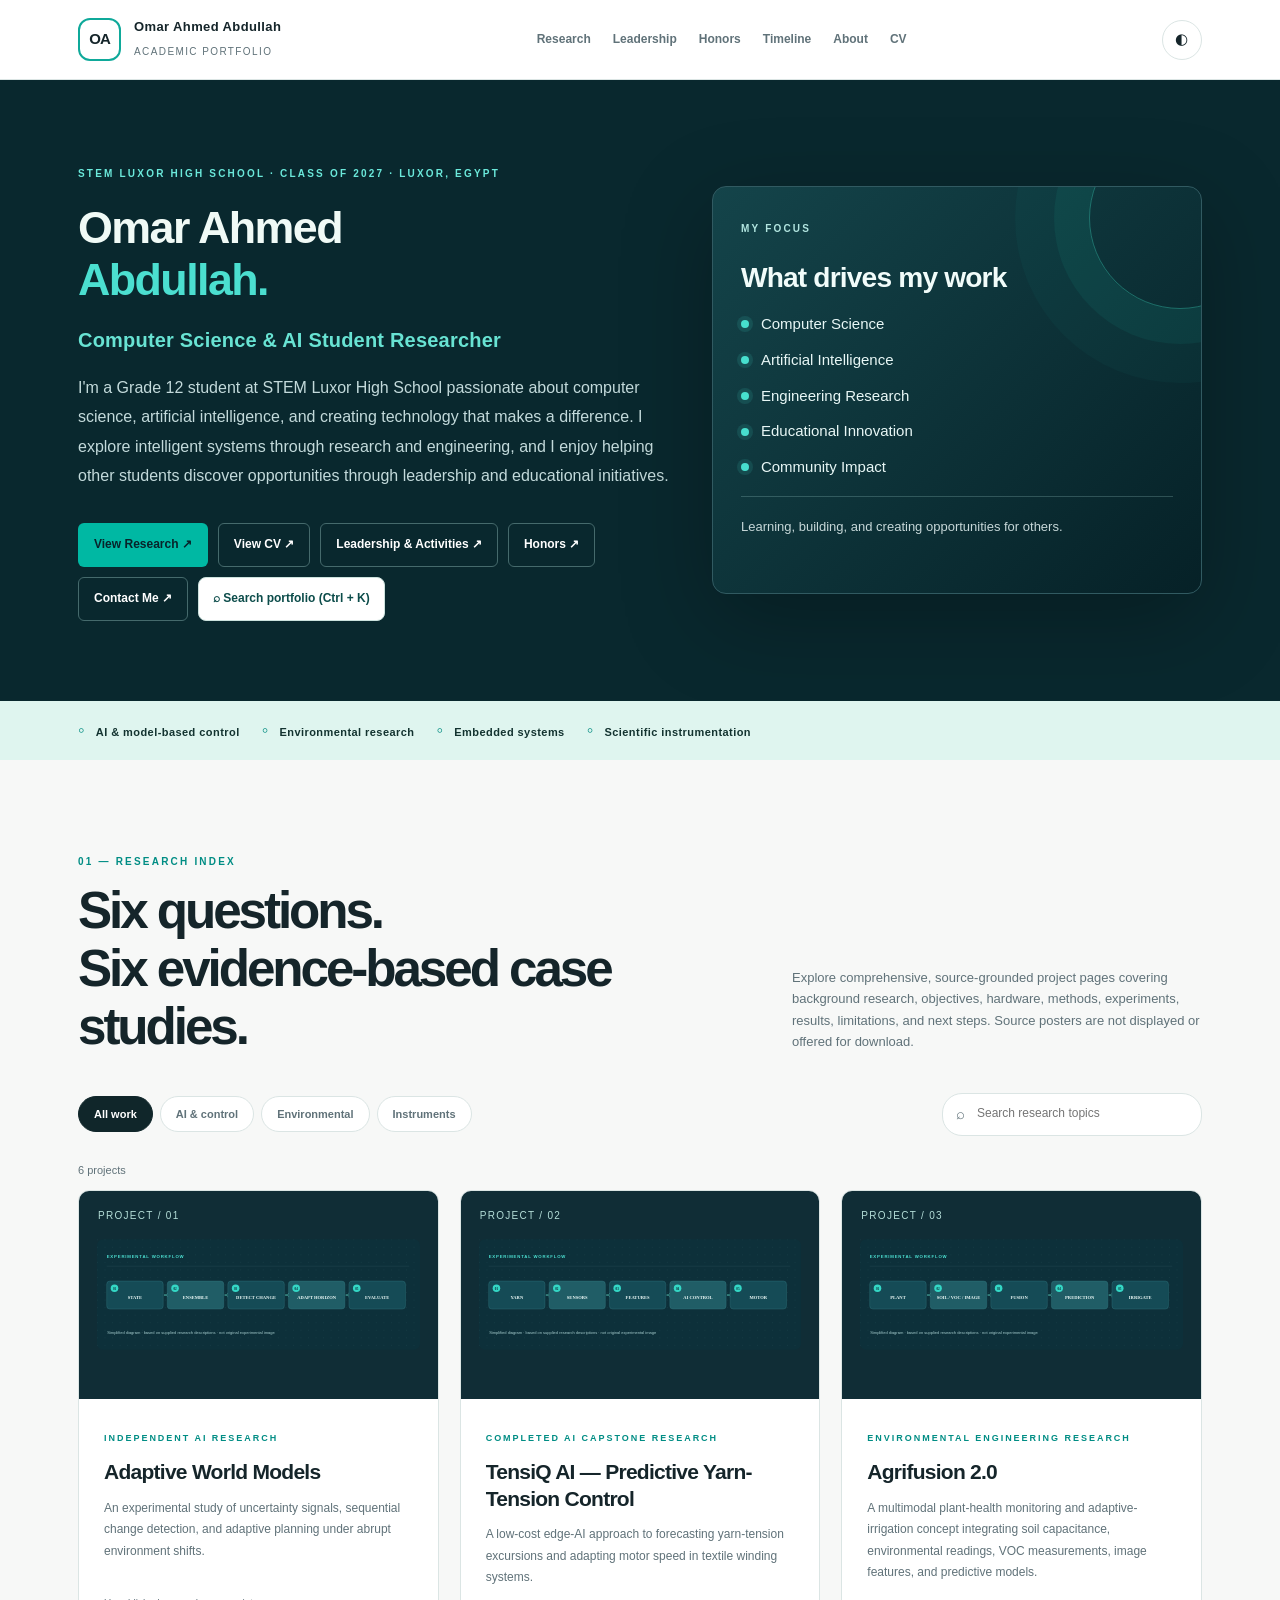
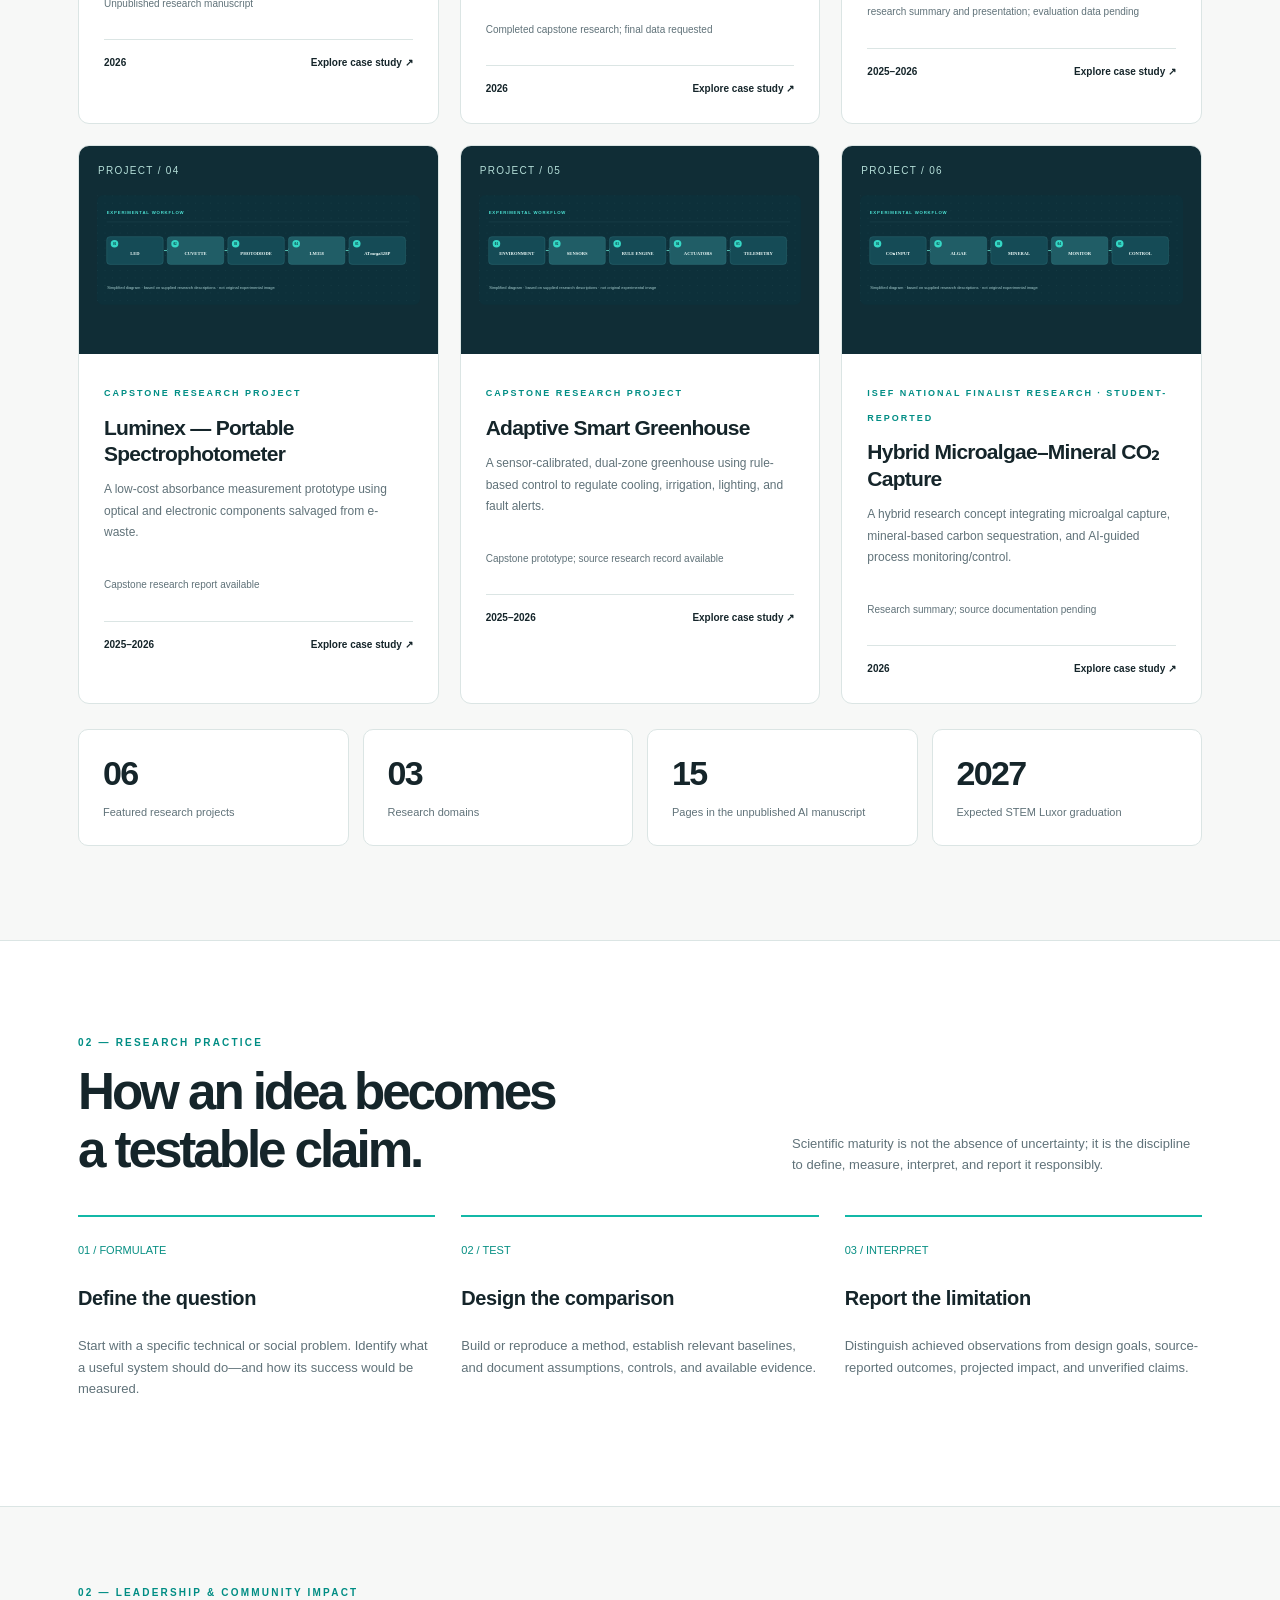
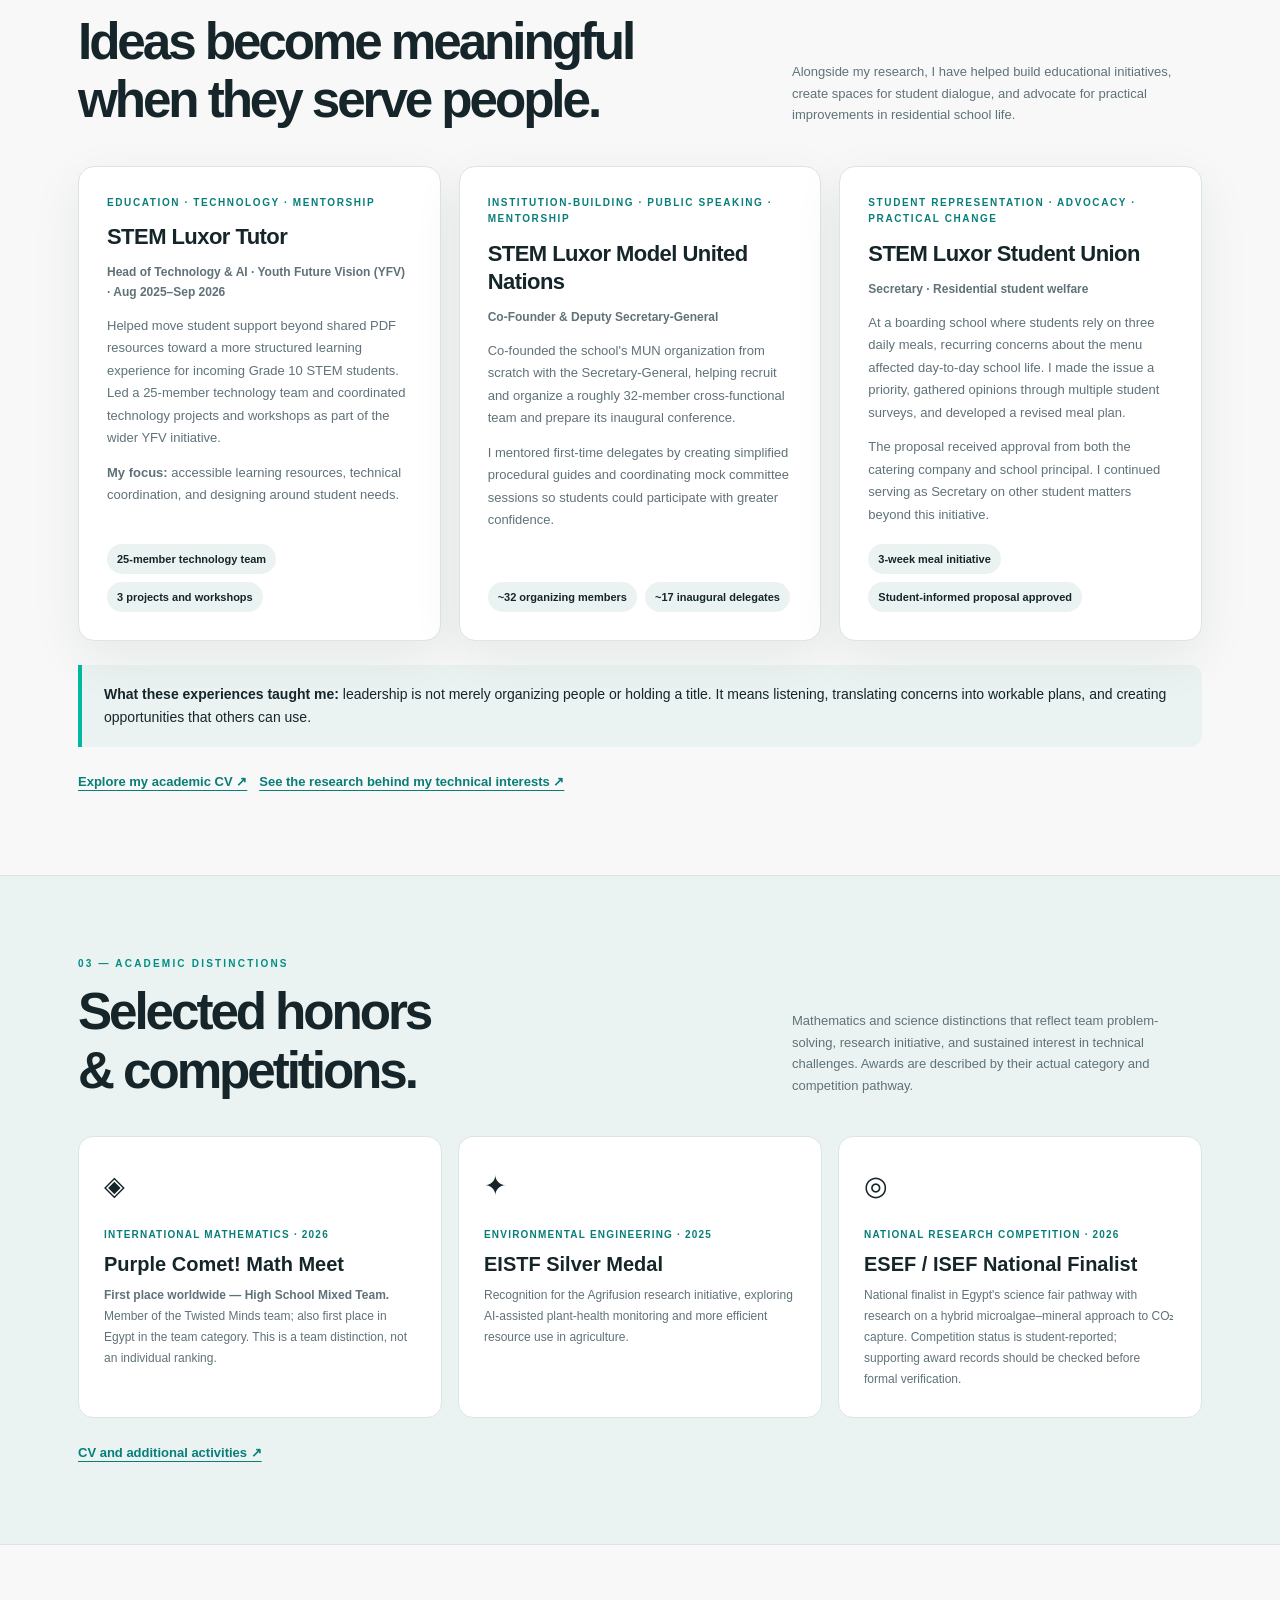
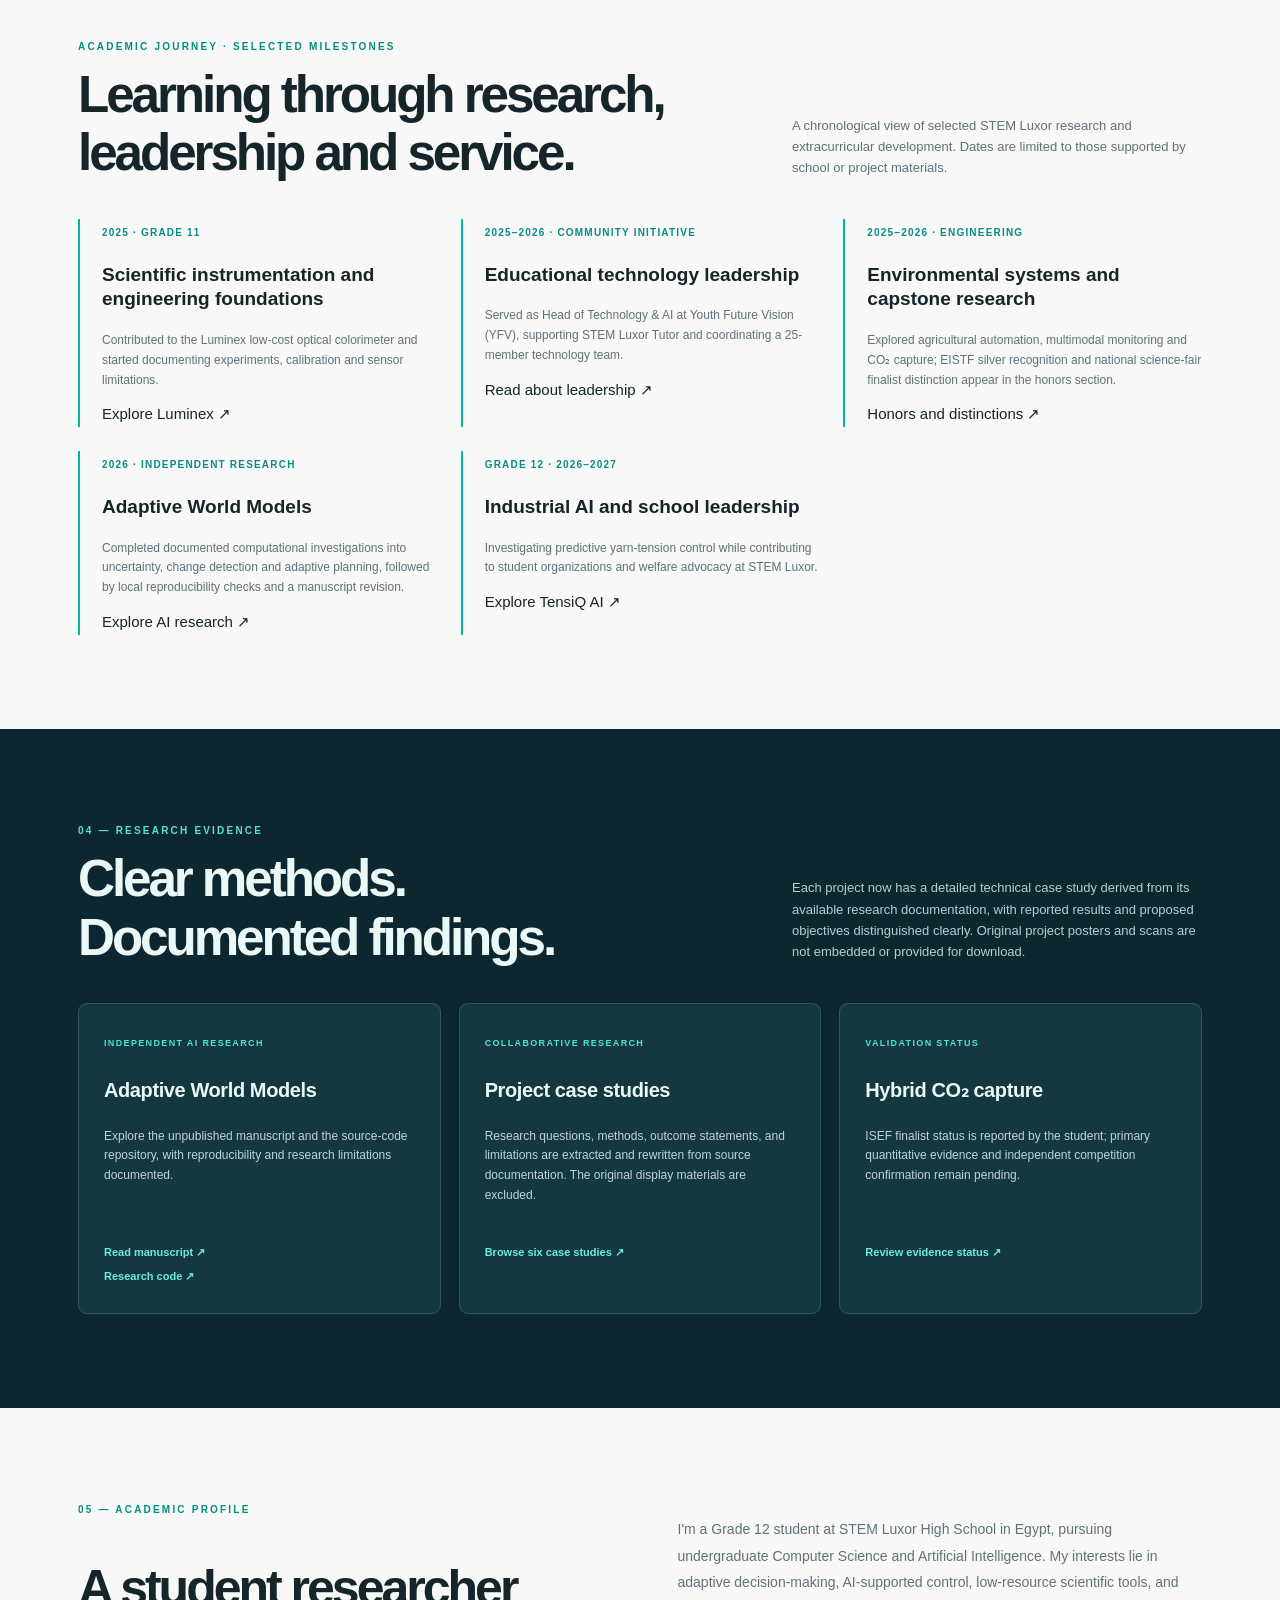
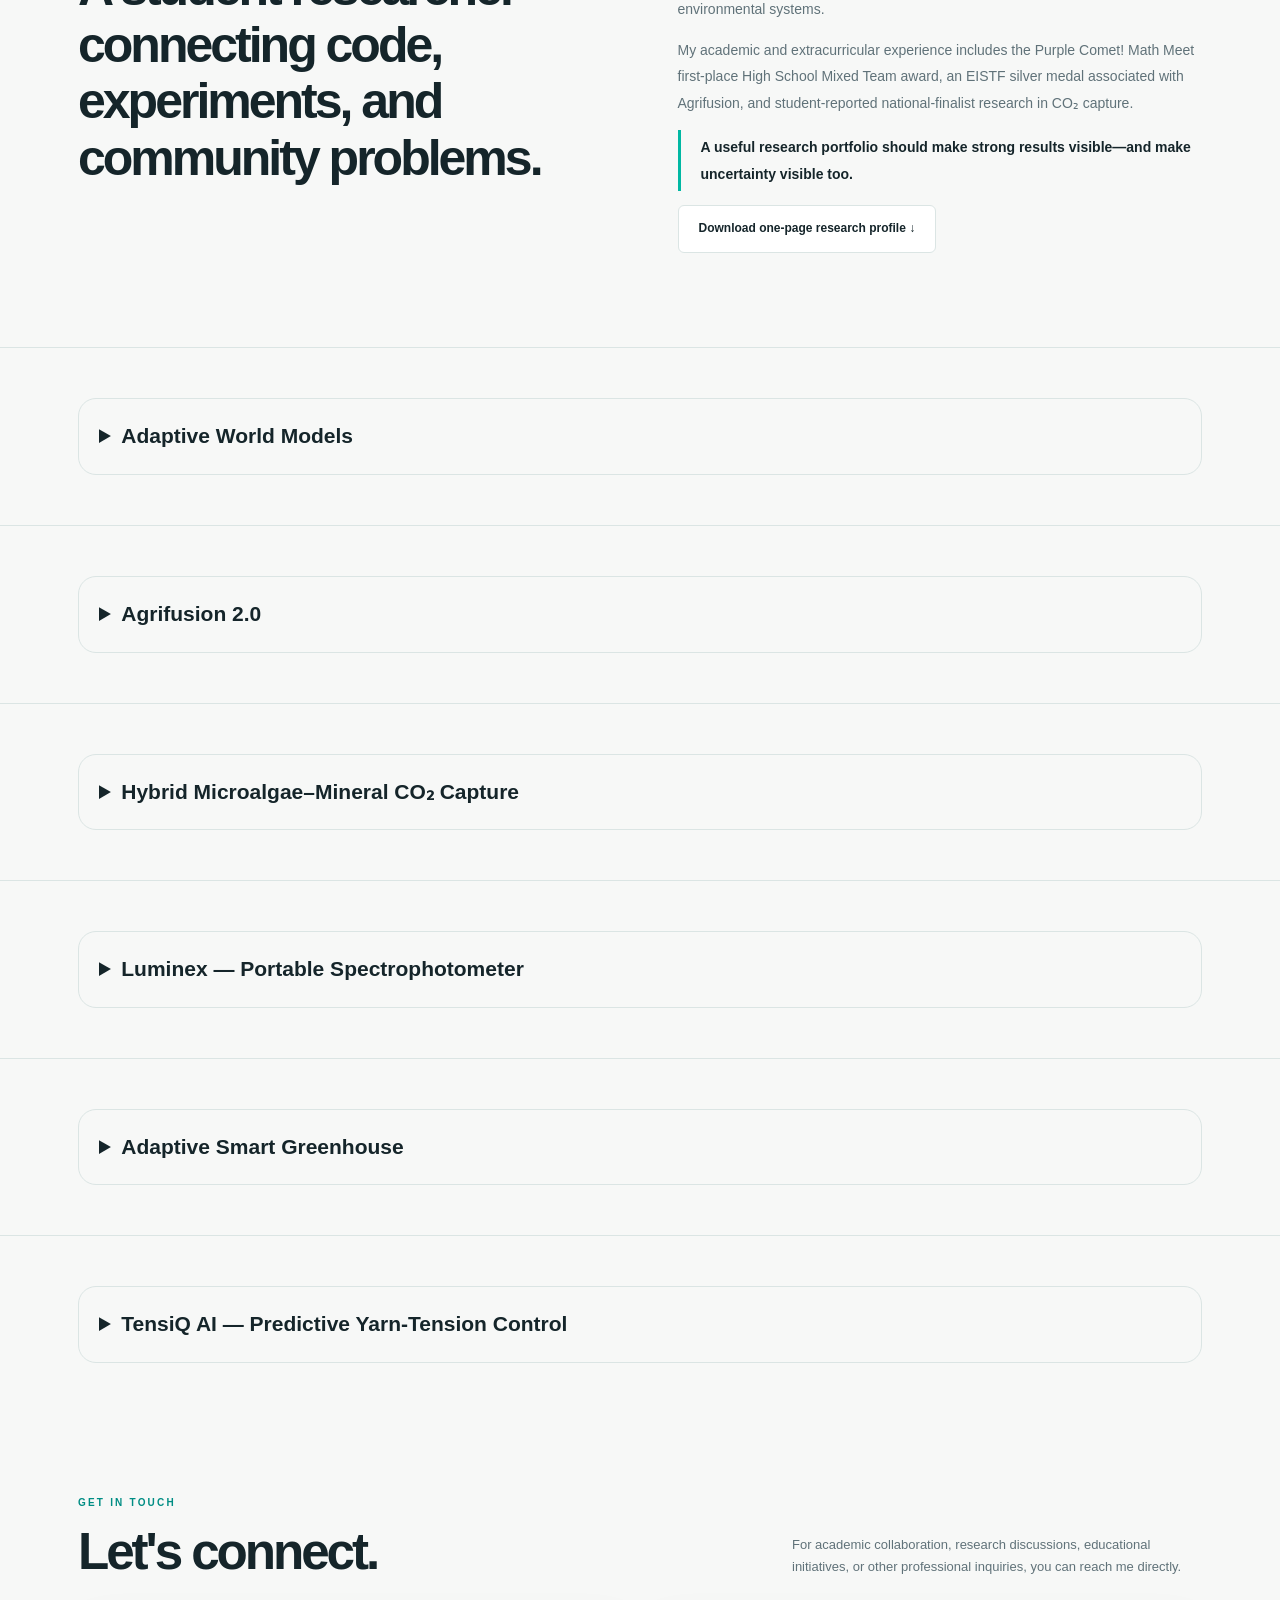
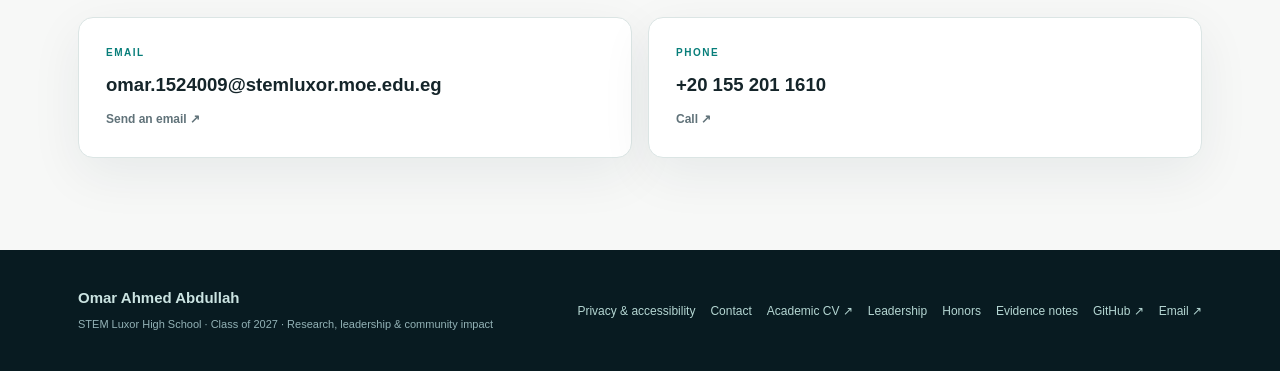
<file: index.html>
<!DOCTYPE html>
<html lang="en"><head><meta charset="utf-8"/><meta content="width=device-width, initial-scale=1" name="viewport"/><meta content="Academic portfolio of Omar Ahmed Abdullah: AI and engineering research, student leadership, awards, and community service at STEM Luxor High School." name="description"/><meta content="#0c2d34" name="theme-color"/><title>Omar Ahmed Abdullah | Research, Leadership & Community Impact</title><style>
:root{color-scheme:light;--bg:#f7f8f7;--ink:#15252a;--deep:#10262a;--muted:#607279;--teal:#00b8a3;--teal2:#087e7a;--paper:#fff;--line:#dbe5e4;--chip:#eaf3f1;--hero:#09282e;--shell:1200px;--shadow:0 16px 52px rgba(15,49,54,.07)}
[data-theme="dark"]{color-scheme:dark;--bg:#0d181c;--ink:#f0f8f6;--deep:#e9f5f2;--muted:#a4b8ba;--paper:#15282d;--line:#355158;--chip:#183b40;--hero:#07161a;--shadow:0 16px 52px rgba(0,0,0,.15)}
*{box-sizing:border-box}html{scroll-behavior:smooth}body{margin:0;background:var(--bg);color:var(--ink);font:15px/1.65 Inter,'Segoe UI',Arial,sans-serif;-webkit-font-smoothing:antialiased}a{color:inherit;text-decoration:none}a:hover{color:#058c80}button,input{font:inherit}button{cursor:pointer}img{max-width:100%}a:focus-visible,button:focus-visible,input:focus-visible{outline:3px solid #29bbae;outline-offset:3px}.shell{max-width:var(--shell);margin:auto;padding-left:38px;padding-right:38px}.skip{position:absolute;top:-120px;left:16px;background:white;color:#101818;padding:10px 20px;z-index:99}.skip:focus{top:8px}.topbar{height:80px;border-bottom:1px solid var(--line);background:var(--paper);position:sticky;top:0;z-index:90}.topbar-inner{height:100%;display:flex;align-items:center;justify-content:space-between;gap:22px}.identity{display:flex;align-items:center;gap:13px}.identity-mark{width:43px;height:43px;border:2px solid #0fa99a;border-radius:12px;display:grid;place-items:center;color:var(--ink);font-size:15px;font-weight:800;letter-spacing:-1px}.identity strong{font-size:13px;letter-spacing:.03em;display:block}.identity small{color:var(--muted);font-size:10px;letter-spacing:.14em;text-transform:uppercase}.nav{display:flex;gap:22px;align-items:center}.nav a{font-size:12px;font-weight:650;color:var(--muted)}.nav a:hover{color:var(--ink)}.tools{display:flex;align-items:center;gap:8px}.round-btn{width:40px;height:40px;border-radius:50%;display:grid;place-items:center;border:1px solid var(--line);background:var(--paper);color:var(--ink)}.mobile-toggle{display:none}.btn{display:inline-flex;align-items:center;justify-content:center;gap:13px;border-radius:6px;padding:13px 20px;font-size:12px;font-weight:750;white-space:nowrap;border:1px solid transparent;transition:transform .18s,background .18s}.btn:hover{transform:translateY(-1px)}.btn-teal{background:var(--teal);color:#08232a}.btn-teal:hover{background:#35dbc9;color:#062d2b}.btn-line{border-color:var(--line);color:var(--ink);background:var(--paper)}.btn-dark-line{border-color:#456a6c;color:white;background:transparent}.btn-dark-line:hover{color:white;border-color:#70bdb5}.eyebrow{font-size:10px;text-transform:uppercase;font-weight:850;letter-spacing:.22em;color:#008d84}.hero{position:relative;background:var(--hero);color:#f0faf6;overflow:hidden}.hero:before{content:'';position:absolute;inset:0;opacity:.22;background-image:linear-gradient(90deg,transparent 49.8%,#5c8b85 50%, transparent 50.3%),linear-gradient(transparent 49.8%,#5c8b85 50%,transparent 50.3%);background-size:56px 56px;mask-image:linear-gradient(to right,transparent 20%,black 95%)}.hero-shell{position:relative;min-height:545px;display:grid;grid-template-columns:1.1fr .9fr;align-items:center;gap:35px;padding-top:80px;padding-bottom:80px}.hero-title{font-size:clamp(50px,6.3vw,85px);font-weight:750;line-height:1.04;letter-spacing:-.072em;margin:19px 0 26px;max-width:760px}.hero-title em{font-style:normal;color:#4bdfd0}.hero-desc{font-size:16px;line-height:1.75;color:#c3dadb;max-width:600px}.hero-actions{display:flex;gap:12px;flex-wrap:wrap;margin-top:32px}.hero-side{border:1px solid #315a61;box-shadow:0 25px 90px #0004;border-radius:14px;background:linear-gradient(135deg,#14444a,#062127);padding:28px;position:relative;overflow:hidden}.hero-side:before{content:'';position:absolute;width:180px;height:180px;border:1px solid #32bca975;border-radius:50%;right:-70px;top:-60px;box-shadow:0 0 0 35px #24c3b013,0 0 0 74px #24c3b00a}.hero-side h3{font-size:11px;text-transform:uppercase;letter-spacing:.18em;color:#68e5d5}.radar-number{font-size:86px;line-height:1;font-weight:770;letter-spacing:-.08em}.hero-side p{font-size:13px;color:#c6d7d8;margin:16px 0 28px}.hero-signal{display:flex;align-items:center;gap:10px;font-size:11px;border-top:1px solid #356569;padding-top:17px;color:#a9d9d2}.pulse{width:8px;height:8px;border-radius:100%;background:#4cead5;box-shadow:0 0 0 6px #2feac826}.microstrip{background:#dff5ef;color:#133330}.microstrip-inner{display:flex;flex-wrap:wrap;gap:22px;align-items:center;padding-top:15px;padding-bottom:15px;font-size:11px;font-weight:700;letter-spacing:.04em}.microstrip span:before{content:'◦';color:#038c81;margin-right:11px;font-size:18px}.section{padding-top:94px;padding-bottom:94px}.section-head{display:flex;justify-content:space-between;align-items:flex-end;gap:35px;margin-bottom:36px}.section-head h2{font-size:clamp(33px,4vw,52px);line-height:1.14;letter-spacing:-.06em;margin:11px 0 0;max-width:720px}.section-head p{font-size:13px;color:var(--muted);max-width:410px;margin:0 0 4px}.research-toolbar{display:flex;align-items:center;gap:16px;justify-content:space-between;margin-bottom:25px;flex-wrap:wrap}.filterbar{display:flex;flex-wrap:wrap;gap:7px}.filter-btn{background:var(--paper);border:1px solid var(--line);border-radius:20px;padding:8px 15px;color:var(--muted);font-size:11px;font-weight:760}.filter-btn.active{background:var(--deep);color:var(--paper);border-color:var(--deep)}.search-field{display:flex;align-items:center;gap:10px;border:1px solid var(--line);background:var(--paper);padding:8px 13px;border-radius:20px;color:var(--muted);min-width:260px}.search-field input{border:0;background:none;min-width:0;width:100%;outline:none;color:var(--ink);font-size:12px}.grid{display:grid;grid-template-columns:repeat(3,minmax(0,1fr));gap:21px}.project-card{background:var(--paper);border:1px solid var(--line);border-radius:11px;overflow:hidden;transition:transform .2s,box-shadow .2s}.project-card:hover{transform:translateY(-3px);box-shadow:var(--shadow)}.project-card[hidden]{display:none}.card-art{height:208px;background:#102d36;display:flex;align-items:center;justify-content:center;padding:18px;position:relative}.card-art img{width:100%;height:100%;object-fit:contain}.card-index{position:absolute;top:17px;left:19px;color:#b4ded8;font-size:10px;letter-spacing:.13em}.card-body{padding:25px}.card-body .eyebrow{font-size:9px}.card-body h3{font-size:21px;line-height:1.25;letter-spacing:-.035em;margin:11px 0 12px}.card-body p{font-size:12px;color:var(--muted);line-height:1.8;min-height:78px}.card-foot{border-top:1px solid var(--line);margin-top:19px;padding-top:15px;display:flex;justify-content:space-between;gap:9px;font-size:10px;font-weight:760}.card-status{font-size:10px;color:var(--muted);padding:8px 0}.empty-state{padding:36px;text-align:center;border:1px solid var(--line);border-radius:9px}.metrics-row{display:grid;grid-template-columns:repeat(4,1fr);gap:14px;margin-top:25px}.metric{padding:24px;background:var(--paper);border:1px solid var(--line);border-radius:10px}.metric strong{font-size:34px;line-height:1.15;letter-spacing:-.05em}.metric p{color:var(--muted);font-size:11px;margin:10px 0 0}.method-section{background:var(--paper);border-top:1px solid var(--line);border-bottom:1px solid var(--line)}.method-grid{display:grid;grid-template-columns:repeat(3,1fr);gap:26px}.method-grid article{border-top:2px solid #13b8a7;padding-top:20px}.method-grid .method-n{font-size:11px;color:#078f83}.method-grid h3{font-size:20px;letter-spacing:-.02em}.method-grid p{font-size:13px;color:var(--muted)}.timeline-list{display:grid;grid-template-columns:repeat(3,1fr);gap:24px;position:relative}.timeline-list article{border-left:2px solid var(--teal);padding:0 0 0 22px}.timeline-list small{font-size:10px;color:#078d82;font-weight:800;letter-spacing:.12em}.timeline-list h3{font-size:19px;line-height:1.3}.timeline-list p{font-size:12px;color:var(--muted)}.evidence-section{background:#0d2730;color:#eaf9f5}.evidence-section .section-head p{color:#b4ced2}.evidence-cards{display:grid;grid-template-columns:repeat(3,1fr);gap:18px}.evidence-cards article{background:#153740;border:1px solid #315661;border-radius:9px;padding:25px}.evidence-cards small{font-weight:820;letter-spacing:.15em;color:#4de4d4;font-size:9px}.evidence-cards h3{font-size:20px;letter-spacing:-.02em}.evidence-cards p{font-size:12px;color:#bfd4d7;min-height:100px}.evidence-cards a{font-size:11px;font-weight:800;color:#6becdd}.about-grid{display:grid;grid-template-columns:1fr 1fr;gap:75px}.about-grid h2{font-size:clamp(34px,4vw,50px);line-height:1.13;letter-spacing:-.06em}.about-grid p{color:var(--muted);font-size:14px;line-height:1.9}.quote-strip{border-left:3px solid var(--teal);padding:4px 0 4px 20px;color:var(--ink)!important;font-weight:670}.footer{background:#081b21;color:#cbe4e2}.footer-grid{display:flex;align-items:center;justify-content:space-between;gap:30px;padding-top:36px;padding-bottom:36px}.footer small{color:#93b2b6;font-size:11px}.footer a{font-size:12px;margin-left:15px;color:#b4d6d2}.subhero{background:var(--hero);color:white;padding:65px 0 73px}.back{font-size:12px;color:#b3e0dc;font-weight:700}.subhero .eyebrow{color:#60e7d6;margin-top:44px;display:block}.subhero h1{font-size:clamp(39px,5.4vw,72px);line-height:1.05;letter-spacing:-.07em;max-width:950px;margin:12px 0}.subhero .lead{font-size:17px;color:#c4dadd;max-width:760px;margin-top:25px}.submeta{display:flex;flex-wrap:wrap;gap:9px;margin-top:26px}.submeta span{border:1px solid #3a6871;padding:7px 11px;border-radius:5px;font-size:10px}.project-layout{display:grid;grid-template-columns:minmax(0,1.65fr) minmax(260px,.8fr);gap:68px;padding-top:65px;padding-bottom:70px}.p-section{border-bottom:1px solid var(--line);margin-bottom:42px;padding-bottom:42px}.p-section h2{font-size:27px;line-height:1.25;letter-spacing:-.045em;margin:12px 0}.p-section p{color:var(--muted);font-size:14px;line-height:1.9}.p-section ol{padding-left:20px;font-size:13px;line-height:1.8;color:var(--muted)}.p-section li{margin:8px 0}.diagram-wrap{border:1px solid var(--line);border-radius:12px;padding:17px;background:var(--paper)}.diagram-wrap img{width:100%}.source-caption{font-size:10px;color:var(--muted);line-height:1.7;margin:8px 0 0}.outcome-grid{display:grid;grid-template-columns:repeat(3,1fr);gap:10px}.outcome{border:1px solid var(--line);border-radius:9px;padding:17px 13px;background:var(--paper)}.outcome strong{font-size:25px;display:block;letter-spacing:-.04em;color:var(--ink);line-height:1.3}.outcome span{display:block;font-size:10px;color:var(--muted);margin-top:4px}.outcome small{display:block;font-size:9px;color:#048e81;margin-top:8px;font-weight:760}.barviz{border:1px solid var(--line);background:var(--paper);border-radius:10px;padding:23px 25px;margin-top:17px}.barviz h3{font-size:13px}.barline{display:grid;grid-template-columns:150px 1fr 50px;align-items:center;gap:12px;margin:15px 0;font-size:11px}.track{background:var(--chip);height:15px;border-radius:20px;overflow:hidden}.fill{height:100%;border-radius:20px;background:#128f88}.fill.alt{background:#79bdb8}.aside-box{border:1px solid var(--line);border-radius:10px;padding:23px;background:var(--paper);margin-bottom:16px}.aside-box h3{font-size:11px;text-transform:uppercase;letter-spacing:.12em;color:#008a80}.aside-box p{font-size:12px;line-height:1.8;color:var(--muted)}.tag{display:inline-block;font-size:10px;border-radius:30px;background:var(--chip);padding:5px 11px;margin:0 5px 6px 0}.resource-link{display:block;border-top:1px solid var(--line);padding:14px 0;font-size:12px;font-weight:740}.disc{border-left:3px solid #c99444}.pagenav{display:flex;justify-content:space-between;gap:16px;border-top:1px solid var(--line);padding:26px 0 70px;font-size:12px;font-weight:700}.pagenav a{max-width:45%}.pagenav small{display:block;color:var(--muted);font-size:10px}.highlight{background:var(--chip);border-radius:9px;padding:22px;color:var(--ink)!important;font-size:15px!important;line-height:1.7!important}
@media(max-width:1000px){.nav{gap:13px}.grid{grid-template-columns:repeat(2,1fr)}.hero-shell{grid-template-columns:1.2fr .8fr}.project-layout{gap:35px}}
@media(max-width:720px){.shell{padding-left:20px;padding-right:20px}.topbar{height:69px}.topbar-inner{position:relative}.mobile-toggle{display:grid}.nav{display:none;position:absolute;left:-20px;right:-20px;top:69px;flex-direction:column;align-items:stretch;gap:0;background:var(--paper);padding:10px 20px 20px;border-bottom:1px solid var(--line)}.nav.show{display:flex}.nav a{padding:10px}.identity strong{font-size:11px}.identity small{font-size:8px}.hero-shell{min-height:unset;display:block;padding-top:65px;padding-bottom:55px}.hero-title{font-size:52px}.hero-side{margin-top:42px}.radar-number{font-size:60px}.section{padding-top:68px;padding-bottom:68px}.section-head{display:block}.section-head p{margin-top:14px}.grid,.method-grid,.timeline-list,.evidence-cards,.metrics-row,.about-grid{grid-template-columns:1fr}.search-field{width:100%}.research-toolbar{align-items:stretch}.project-layout{display:block}.aside{margin-top:30px}.outcome-grid{grid-template-columns:1fr 1fr}.barline{grid-template-columns:105px 1fr 45px}.footer-grid{display:block}.footer .links{margin-top:15px}.footer a{margin-left:0;margin-right:15px}.subhero{padding:45px 0}.subhero h1{font-size:43px}}
@media(prefers-reduced-motion:reduce){html{scroll-behavior:auto}*,*:before,*:after{transition:none!important;animation:none!important}}

.offline-project{scroll-margin-top:90px;padding:50px 0;border-top:1px solid var(--line)}.offline-project details{border:1px solid var(--line);border-radius:18px;padding:20px}.offline-project summary{font-size:21px;font-weight:700;cursor:pointer}
/* Portfolio 3.0: academic identity and leadership sections */
.impact-section{padding-top:78px;padding-bottom:82px}
.impact-intro{max-width:780px;color:var(--muted);font-size:15px;line-height:1.8;margin-top:8px}
.impact-grid{display:grid;grid-template-columns:repeat(3,minmax(0,1fr));gap:18px;margin-top:30px}
.impact-card{background:var(--paper);border:1px solid var(--line);border-radius:16px;padding:28px;box-shadow:var(--shadow);display:flex;flex-direction:column;gap:12px;transition:transform .2s ease,border-color .2s}
.impact-card:hover{transform:translateY(-3px);border-color:var(--teal)}
.impact-card .impact-label{font-size:10px;letter-spacing:.16em;text-transform:uppercase;font-weight:800;color:var(--teal2)}
.impact-card h3{font-size:22px;line-height:1.28;letter-spacing:-.025em;margin:0}
.impact-card .impact-role{font-size:12px;font-weight:700;color:var(--muted)}
.impact-card p{color:var(--muted);font-size:13px;line-height:1.73;margin:0}
.impact-card .impact-metric{display:flex;gap:8px;flex-wrap:wrap;margin-top:auto;padding-top:6px}
.impact-metric span{font-size:11px;color:var(--ink);background:var(--chip);border-radius:100px;padding:6px 10px;font-weight:700}
.impact-quote{margin-top:24px;border-left:4px solid var(--teal);padding:18px 22px;background:var(--chip);border-radius:0 12px 12px 0;max-width:100%;font-size:14px}
.honors-section{padding:80px 0;background:var(--chip);border-top:1px solid var(--line);border-bottom:1px solid var(--line)}
.honors-grid{display:grid;grid-template-columns:repeat(3,minmax(0,1fr));gap:16px;margin-top:28px}
.honor-card{background:var(--paper);border:1px solid var(--line);border-radius:15px;padding:27px 25px;min-height:210px}
.honor-card .award-icon{font-size:27px;margin-bottom:18px;display:block}
.honor-card small{display:block;letter-spacing:.12em;text-transform:uppercase;font-size:10px;color:var(--teal2);font-weight:800}
.honor-card h3{margin:8px 0;font-size:20px;line-height:1.3}
.honor-card p{color:var(--muted);font-size:12px;line-height:1.75;margin:0}
.mini-links{display:flex;gap:12px;flex-wrap:wrap;margin-top:24px}
.mini-links a{color:var(--teal2);text-decoration:underline;text-underline-offset:4px;font-size:13px;font-weight:700}
@media(max-width:950px){.impact-grid,.honors-grid{grid-template-columns:repeat(2,minmax(0,1fr))}}
@media(max-width:650px){.impact-grid,.honors-grid{grid-template-columns:1fr}.impact-section,.honors-section{padding-top:48px;padding-bottom:52px}.impact-card,.honor-card{padding:22px}.impact-card h3{font-size:20px}}

/* Hero simplification and direct contact */
.hero-title-simple{font-size:clamp(34px,3.5vw,52px);line-height:1.17;letter-spacing:-.035em;font-weight:750;margin-top:16px;margin-bottom:16px}
.hero-subtitle{color:#68e3d3;font-weight:650;font-size:clamp(15px,1.6vw,20px);letter-spacing:.01em;margin:18px 0 12px}
.hero-intro .hero-desc{max-width:680px;line-height:1.85}
.hero-actions-five{flex-wrap:wrap;gap:10px;max-width:730px}
.hero-actions-five .btn{font-size:12px;padding:11px 15px}
.hero-focus{align-self:center}
.focus-heading{color:#f1fcfa;font-size:clamp(23px,2.2vw,30px);line-height:1.28;margin:20px 0 16px;letter-spacing:-.03em}
.focus-list{list-style:none;margin:0;padding:0;display:grid;gap:11px}
.focus-list li{color:#e8f7f6;font-size:15px;display:flex;align-items:center;gap:12px}
.focus-dot{width:8px;height:8px;border-radius:100%;background:#47dfce;box-shadow:0 0 0 4px rgba(71,223,206,.12);flex:none}
.focus-footnote{border-top:1px solid rgba(180,232,225,.22);padding-top:19px;margin-top:22px;font-size:12px;color:#b7d8d6}
.contact-section{padding-top:82px;padding-bottom:92px}
.contact-cards{display:grid;grid-template-columns:repeat(2,minmax(0,1fr));gap:16px;margin-top:25px}
.contact-card{display:flex;flex-direction:column;align-items:flex-start;gap:9px;background:var(--paper);border:1px solid var(--line);border-radius:15px;padding:27px;min-width:0;transition:border-color .2s,transform .2s;box-shadow:var(--shadow)}
.contact-card:hover{border-color:var(--teal);transform:translateY(-2px)}
.contact-label{font-size:10px;letter-spacing:.15em;color:var(--teal2);font-weight:800}
.contact-card strong{font-size:clamp(14px,1.45vw,20px);color:var(--ink);overflow-wrap:anywhere}
.contact-linktext{font-size:12px;color:var(--muted);font-weight:700}
@media(max-width:700px){.hero-title-simple{font-size:clamp(31px,7.6vw,42px)}.hero-actions-five{gap:9px}.hero-actions-five .btn{white-space:normal;text-align:center}.contact-section{padding-top:48px;padding-bottom:54px}.contact-cards{grid-template-columns:1fr}}
</style><link rel="canonical" href="https://omarahmed202008-bot.github.io/"><meta name="robots" content="index,follow"><meta property="og:type" content="website"><meta property="og:title" content="Omar Ahmed Abdullah | Research, Leadership & Academic Portfolio"><meta property="og:description" content="Student research in computer science and AI, engineering projects, academic honors and community leadership."><meta property="og:url" content="https://omarahmed202008-bot.github.io/"><link rel="stylesheet" href="assets/enhancements.css"><script src="assets/enhancements.js" defer></script><link rel="manifest" href="site.webmanifest"><script type="application/ld+json">{"@context":"https://schema.org","@type":"Person","name":"Omar Ahmed Abdullah","description":"Grade 12 STEM Luxor High School student interested in computer science, AI research, engineering and educational innovation","affiliation":{"@type":"EducationalOrganization","name":"STEM Luxor High School","address":{"@type":"PostalAddress","addressLocality":"Luxor","addressCountry":"EG"}},"knowsAbout":["Computer Science","Artificial Intelligence","Adaptive Planning","Engineering Research","Educational Technology"],"url":"https://omarahmed202008-bot.github.io/","sameAs":["https://github.com/omarahmed202008-bot"]}</script></head><body id="top"><a class="skip" href="#main">Skip to content</a><header class="topbar"><div class="topbar-inner shell"><a class="identity" href="#top"><span class="identity-mark">OA</span><span><strong>Omar Ahmed Abdullah</strong><small>Academic portfolio</small></span></a><nav aria-label="Main navigation" class="nav"><a href="#research">Research</a><a href="#leadership">Leadership</a><a href="#honors">Honors</a><a href="#timeline">Timeline</a><a href="#about">About</a><a href="cv.html">CV</a></nav><div class="tools"><button aria-label="Switch color theme" class="round-btn" data-theme-toggle="" title="Color theme">◐</button><button aria-expanded="false" aria-label="Open navigation" class="round-btn mobile-toggle" data-menu-toggle="">☰</button></div></div></header><main id="main"><section class="hero"><div class="shell hero-shell">
<div class="hero-intro">
<span class="eyebrow" style="color:#6be9db">STEM LUXOR HIGH SCHOOL · CLASS OF 2027 · LUXOR, EGYPT</span>
<h1 class="hero-title hero-title-simple">Omar Ahmed<br/><em>Abdullah.</em></h1>
<p class="hero-subtitle">Computer Science &amp; AI Student Researcher</p>
<p class="hero-desc">I'm a Grade 12 student at STEM Luxor High School passionate about computer science, artificial intelligence, and creating technology that makes a difference. I explore intelligent systems through research and engineering, and I enjoy helping other students discover opportunities through leadership and educational initiatives.</p>
<div class="hero-actions hero-actions-five" aria-label="Explore my portfolio">
<a class="btn btn-teal" href="#research">View Research ↗</a>
<a class="btn btn-dark-line" href="cv.html">View CV ↗</a>
<a class="btn btn-dark-line" href="#leadership">Leadership &amp; Activities ↗</a>
<a class="btn btn-dark-line" href="#honors">Honors ↗</a>
<a class="btn btn-dark-line" href="#contact">Contact Me ↗</a>
</div></div>
<aside aria-label="Research and personal interests" class="hero-side hero-focus">
<span class="eyebrow" style="color:#b2e5e0">MY FOCUS</span>
<h2 class="focus-heading">What drives my work</h2>
<ul class="focus-list">
<li><span class="focus-dot"></span>Computer Science</li>
<li><span class="focus-dot"></span>Artificial Intelligence</li>
<li><span class="focus-dot"></span>Engineering Research</li>
<li><span class="focus-dot"></span>Educational Innovation</li>
<li><span class="focus-dot"></span>Community Impact</li>
</ul>
<p class="focus-footnote">Learning, building, and creating opportunities for others.</p>
</aside>
</div></section><div class="microstrip"><div class="shell microstrip-inner"><span>AI &amp; model-based control</span><span>Environmental research</span><span>Embedded systems</span><span>Scientific instrumentation</span></div></div>
<section class="section shell" id="research"><div class="section-head"><div><div class="eyebrow">01 — Research index</div><h2>Six questions.<br/>Six evidence-based case studies.</h2></div><p>Explore comprehensive, source-grounded project pages covering background research, objectives, hardware, methods, experiments, results, limitations, and next steps. Source posters are not displayed or offered for download.</p></div><div class="research-toolbar"><div aria-label="Filter by research area" class="filterbar" role="group"><button aria-pressed="true" class="filter-btn active" data-filter="all">All work</button><button aria-pressed="false" class="filter-btn" data-filter="AI">AI &amp; control</button><button aria-pressed="false" class="filter-btn" data-filter="ENVIRONMENT">Environmental</button><button aria-pressed="false" class="filter-btn" data-filter="INSTRUMENTATION">Instruments</button></div><label class="search-field">⌕<input aria-label="Search research projects" data-search="" placeholder="Search research topics" type="search"/></label></div><p data-result-count="" style="font-size:11px;color:var(--muted)">6 projects</p><div class="grid"><article class="project-card" data-category="AI" data-search="Adaptive World Models AI &amp; MODEL-BASED CONTROL An experimental study of uncertainty signals, sequential change detection, and adaptive planning under abrupt environment shifts."><a aria-label="Read project: Adaptive World Models" class="card-art" href="projects/adaptive-world-models.html"><span class="card-index">PROJECT / 01</span><img alt="Conceptual diagram for Adaptive World Models" loading="lazy" src="[data-uri]"/></a><div class="card-body"><span class="eyebrow">INDEPENDENT AI RESEARCH</span><h3><a href="projects/adaptive-world-models.html">Adaptive World Models</a></h3><p>An experimental study of uncertainty signals, sequential change detection, and adaptive planning under abrupt environment shifts.</p><div class="card-status">Unpublished research manuscript</div><div class="card-foot"><span>2026</span><a href="projects/adaptive-world-models.html">Explore case study ↗</a></div></div></article><article class="project-card" data-category="AI" data-search="TensiQ AI — Predictive Yarn-Tension Control INDUSTRIAL AI &amp; PREDICTIVE CONTROL A low-cost edge-AI approach to forecasting yarn-tension excursions and adapting motor speed in textile winding systems."><a aria-label="Read project: TensiQ AI — Predictive Yarn-Tension Control" class="card-art" href="projects/tensiq-ai.html"><span class="card-index">PROJECT / 02</span><img alt="Conceptual diagram for TensiQ AI — Predictive Yarn-Tension Control" loading="lazy" src="[data-uri]"/></a><div class="card-body"><span class="eyebrow">COMPLETED AI CAPSTONE RESEARCH</span><h3><a href="projects/tensiq-ai.html">TensiQ AI — Predictive Yarn-Tension Control</a></h3><p>A low-cost edge-AI approach to forecasting yarn-tension excursions and adapting motor speed in textile winding systems.</p><div class="card-status">Completed capstone research; final data requested</div><div class="card-foot"><span>2026</span><a href="projects/tensiq-ai.html">Explore case study ↗</a></div></div></article><article class="project-card" data-category="AI ENVIRONMENT" data-search="Agrifusion 2.0 MULTIMODAL AI &amp; PRECISION AGRICULTURE A multimodal plant-health monitoring and adaptive-irrigation concept integrating soil capacitance, environmental readings, VOC measurements, image features, and predictive models."><a aria-label="Read project: Agrifusion 2.0" class="card-art" href="projects/agrifusion.html"><span class="card-index">PROJECT / 03</span><img alt="Conceptual diagram for Agrifusion 2.0" loading="lazy" src="[data-uri]"/></a><div class="card-body"><span class="eyebrow">ENVIRONMENTAL ENGINEERING RESEARCH</span><h3><a href="projects/agrifusion.html">Agrifusion 2.0</a></h3><p>A multimodal plant-health monitoring and adaptive-irrigation concept integrating soil capacitance, environmental readings, VOC measurements, image features, and predictive models.</p><div class="card-status">research summary and presentation; evaluation data pending</div><div class="card-foot"><span>2025–2026</span><a href="projects/agrifusion.html">Explore case study ↗</a></div></div></article><article class="project-card" data-category="INSTRUMENTATION" data-search="Luminex — Portable Spectrophotometer OPTICAL INSTRUMENTATION &amp; E-WASTE A low-cost absorbance measurement prototype using optical and electronic components salvaged from e-waste."><a aria-label="Read project: Luminex — Portable Spectrophotometer" class="card-art" href="projects/luminex.html"><span class="card-index">PROJECT / 04</span><img alt="Conceptual diagram for Luminex — Portable Spectrophotometer" loading="lazy" src="[data-uri]"/></a><div class="card-body"><span class="eyebrow">CAPSTONE RESEARCH PROJECT</span><h3><a href="projects/luminex.html">Luminex — Portable Spectrophotometer</a></h3><p>A low-cost absorbance measurement prototype using optical and electronic components salvaged from e-waste.</p><div class="card-status">Capstone research report available</div><div class="card-foot"><span>2025–2026</span><a href="projects/luminex.html">Explore case study ↗</a></div></div></article><article class="project-card" data-category="ENVIRONMENT" data-search="Adaptive Smart Greenhouse IOT &amp; CLOSED-LOOP AUTOMATION A sensor-calibrated, dual-zone greenhouse using rule-based control to regulate cooling, irrigation, lighting, and fault alerts."><a aria-label="Read project: Adaptive Smart Greenhouse" class="card-art" href="projects/smart-greenhouse.html"><span class="card-index">PROJECT / 05</span><img alt="Conceptual diagram for Adaptive Smart Greenhouse" loading="lazy" src="[data-uri]"/></a><div class="card-body"><span class="eyebrow">CAPSTONE RESEARCH PROJECT</span><h3><a href="projects/smart-greenhouse.html">Adaptive Smart Greenhouse</a></h3><p>A sensor-calibrated, dual-zone greenhouse using rule-based control to regulate cooling, irrigation, lighting, and fault alerts.</p><div class="card-status">Capstone prototype; source research record available</div><div class="card-foot"><span>2025–2026</span><a href="projects/smart-greenhouse.html">Explore case study ↗</a></div></div></article><article class="project-card" data-category="AI ENVIRONMENT" data-search="Hybrid Microalgae–Mineral CO₂ Capture AI &amp; ENVIRONMENTAL SYSTEMS A hybrid research concept integrating microalgal capture, mineral-based carbon sequestration, and AI-guided process monitoring/control."><a aria-label="Read project: Hybrid Microalgae–Mineral CO₂ Capture" class="card-art" href="projects/co2-capture.html"><span class="card-index">PROJECT / 06</span><img alt="Conceptual diagram for Hybrid Microalgae–Mineral CO₂ Capture" loading="lazy" src="[data-uri]"/></a><div class="card-body"><span class="eyebrow">ISEF NATIONAL FINALIST RESEARCH · STUDENT-REPORTED</span><h3><a href="projects/co2-capture.html">Hybrid Microalgae–Mineral CO₂ Capture</a></h3><p>A hybrid research concept integrating microalgal capture, mineral-based carbon sequestration, and AI-guided process monitoring/control.</p><div class="card-status">Research summary; source documentation pending</div><div class="card-foot"><span>2026</span><a href="projects/co2-capture.html">Explore case study ↗</a></div></div></article></div><p class="empty-state" data-empty="" hidden="">No projects match your search. Try another keyword or filter.</p><div class="metrics-row"><div class="metric"><strong>06</strong><p>Featured research projects</p></div><div class="metric"><strong>03</strong><p>Research domains</p></div><div class="metric"><strong>15</strong><p>Pages in the unpublished AI manuscript</p></div><div class="metric"><strong>2027</strong><p>Expected STEM Luxor graduation</p></div></div></section>
<section class="section method-section" id="method"><div class="shell"><div class="section-head"><div><div class="eyebrow">02 — Research practice</div><h2>How an idea becomes<br/>a testable claim.</h2></div><p>Scientific maturity is not the absence of uncertainty; it is the discipline to define, measure, interpret, and report it responsibly.</p></div><div class="method-grid"><article><span class="method-n">01 / FORMULATE</span><h3>Define the question</h3><p>Start with a specific technical or social problem. Identify what a useful system should do—and how its success would be measured.</p></article><article><span class="method-n">02 / TEST</span><h3>Design the comparison</h3><p>Build or reproduce a method, establish relevant baselines, and document assumptions, controls, and available evidence.</p></article><article><span class="method-n">03 / INTERPRET</span><h3>Report the limitation</h3><p>Distinguish achieved observations from design goals, source-reported outcomes, projected impact, and unverified claims.</p></article></div></div></section>

<section class="section shell impact-section" id="leadership" aria-labelledby="leadership-title">
  <div class="section-head"><div><div class="eyebrow">02 — Leadership & community impact</div><h2 id="leadership-title">Ideas become meaningful<br/>when they serve people.</h2></div><p>Alongside my research, I have helped build educational initiatives, create spaces for student dialogue, and advocate for practical improvements in residential school life.</p></div>
  <div class="impact-grid">
    <article class="impact-card">
      <span class="impact-label">Education · Technology · Mentorship</span>
      <h3>STEM Luxor Tutor</h3>
      <div class="impact-role">Head of Technology & AI · Youth Future Vision (YFV) · Aug 2025–Sep 2026</div>
      <p>Helped move student support beyond shared PDF resources toward a more structured learning experience for incoming Grade 10 STEM students. Led a 25-member technology team and coordinated technology projects and workshops as part of the wider YFV initiative.</p>
      <p><strong>My focus:</strong> accessible learning resources, technical coordination, and designing around student needs.</p>
      <div class="impact-metric"><span>25-member technology team</span><span>3 projects and workshops</span></div>
    </article>
    <article class="impact-card">
      <span class="impact-label">Institution-building · Public speaking · Mentorship</span>
      <h3>STEM Luxor Model United Nations</h3>
      <div class="impact-role">Co-Founder & Deputy Secretary-General</div>
      <p>Co-founded the school's MUN organization from scratch with the Secretary-General, helping recruit and organize a roughly 32-member cross-functional team and prepare its inaugural conference.</p>
      <p>I mentored first-time delegates by creating simplified procedural guides and coordinating mock committee sessions so students could participate with greater confidence.</p>
      <div class="impact-metric"><span>~32 organizing members</span><span>~17 inaugural delegates</span></div>
    </article>
    <article class="impact-card">
      <span class="impact-label">Student representation · Advocacy · Practical change</span>
      <h3>STEM Luxor Student Union</h3>
      <div class="impact-role">Secretary · Residential student welfare</div>
      <p>At a boarding school where students rely on three daily meals, recurring concerns about the menu affected day-to-day school life. I made the issue a priority, gathered opinions through multiple student surveys, and developed a revised meal plan.</p>
      <p>The proposal received approval from both the catering company and school principal. I continued serving as Secretary on other student matters beyond this initiative.</p>
      <div class="impact-metric"><span>3-week meal initiative</span><span>Student-informed proposal approved</span></div>
    </article>
  </div>
  <div class="impact-quote"><strong>What these experiences taught me:</strong> leadership is not merely organizing people or holding a title. It means listening, translating concerns into workable plans, and creating opportunities that others can use.</div>
  <div class="mini-links"><a href="cv.html">Explore my academic CV ↗</a><a href="#research">See the research behind my technical interests ↗</a></div>
</section>
<section class="honors-section" id="honors" aria-labelledby="honors-title"><div class="shell">
  <div class="section-head"><div><div class="eyebrow">03 — Academic distinctions</div><h2 id="honors-title">Selected honors<br/>& competitions.</h2></div><p>Mathematics and science distinctions that reflect team problem-solving, research initiative, and sustained interest in technical challenges. Awards are described by their actual category and competition pathway.</p></div>
  <div class="honors-grid">
    <article class="honor-card"><span class="award-icon" aria-hidden="true">◈</span><small>International mathematics · 2026</small><h3>Purple Comet! Math Meet</h3><p><strong>First place worldwide — High School Mixed Team.</strong> Member of the Twisted Minds team; also first place in Egypt in the team category. This is a team distinction, not an individual ranking.</p></article>
    <article class="honor-card"><span class="award-icon" aria-hidden="true">✦</span><small>Environmental engineering · 2025</small><h3>EISTF Silver Medal</h3><p>Recognition for the Agrifusion research initiative, exploring AI-assisted plant-health monitoring and more efficient resource use in agriculture.</p></article>
    <article class="honor-card"><span class="award-icon" aria-hidden="true">◎</span><small>National research competition · 2026</small><h3>ESEF / ISEF National Finalist</h3><p>National finalist in Egypt's science fair pathway with research on a hybrid microalgae–mineral approach to CO₂ capture. Competition status is student-reported; supporting award records should be checked before formal verification.</p></article>
  </div>
  <div class="mini-links"><a href="cv.html">CV and additional activities ↗</a></div>
</div></section>
<section class="section shell" id="timeline"><div class="section-head"><div><div class="eyebrow">Academic journey · selected milestones</div><h2>Learning through research,<br/>leadership and service.</h2></div><p>A chronological view of selected STEM Luxor research and extracurricular development. Dates are limited to those supported by school or project materials.</p></div>
<div class="timeline-list">
<article><small>2025 · GRADE 11</small><h3>Scientific instrumentation and engineering foundations</h3><p>Contributed to the Luminex low-cost optical colorimeter and started documenting experiments, calibration and sensor limitations.</p><a href="projects/luminex.html">Explore Luminex ↗</a></article>
<article><small>2025–2026 · COMMUNITY INITIATIVE</small><h3>Educational technology leadership</h3><p>Served as Head of Technology &amp; AI at Youth Future Vision (YFV), supporting STEM Luxor Tutor and coordinating a 25-member technology team.</p><a href="#leadership">Read about leadership ↗</a></article>
<article><small>2025–2026 · ENGINEERING</small><h3>Environmental systems and capstone research</h3><p>Explored agricultural automation, multimodal monitoring and CO₂ capture; EISTF silver recognition and national science-fair finalist distinction appear in the honors section.</p><a href="#honors">Honors and distinctions ↗</a></article>
<article><small>2026 · INDEPENDENT RESEARCH</small><h3>Adaptive World Models</h3><p>Completed documented computational investigations into uncertainty, change detection and adaptive planning, followed by local reproducibility checks and a manuscript revision.</p><a href="projects/adaptive-world-models.html">Explore AI research ↗</a></article>
<article><small>GRADE 12 · 2026–2027</small><h3>Industrial AI and school leadership</h3><p>Investigating predictive yarn-tension control while contributing to student organizations and welfare advocacy at STEM Luxor.</p><a href="projects/tensiq-ai.html">Explore TensiQ AI ↗</a></article>
</div></section>
<section class="section evidence-section" id="evidence"><div class="shell"><div class="section-head"><div><div class="eyebrow" style="color:#5be1d0">04 — Research evidence</div><h2>Clear methods.<br/>Documented findings.</h2></div><p>Each project now has a detailed technical case study derived from its available research documentation, with reported results and proposed objectives distinguished clearly. Original project posters and scans are not embedded or provided for download.</p></div><div class="evidence-cards"><article><small>INDEPENDENT AI RESEARCH</small><h3>Adaptive World Models</h3><p>Explore the unpublished manuscript and the source-code repository, with reproducibility and research limitations documented.</p><a href="https://github.com/omarahmed202008-bot" title="Full website resources included in ZIP">Read manuscript ↗</a><br/><a href="https://github.com/omarahmed202008-bot/adaptive-world-models" rel="noopener noreferrer" target="_blank">Research code ↗</a></article><article><small>COLLABORATIVE RESEARCH</small><h3>Project case studies</h3><p>Research questions, methods, outcome statements, and limitations are extracted and rewritten from source documentation. The original display materials are excluded.</p><a href="#research">Browse six case studies ↗</a></article><article><small>VALIDATION STATUS</small><h3>Hybrid CO₂ capture</h3><p>ISEF finalist status is reported by the student; primary quantitative evidence and independent competition confirmation remain pending.</p><a href="projects/co2-capture.html">Review evidence status ↗</a></article></div></div></section>
<section class="section shell about-grid" id="about"><div><div class="eyebrow">05 — Academic profile</div><h2>A student researcher connecting code, experiments, and community problems.</h2></div><div><p>I'm a Grade 12 student at STEM Luxor High School in Egypt, pursuing undergraduate Computer Science and Artificial Intelligence. My interests lie in adaptive decision-making, AI-supported control, low-resource scientific tools, and environmental systems.</p><p>My academic and extracurricular experience includes the Purple Comet! Math Meet first-place High School Mixed Team award, an EISTF silver medal associated with Agrifusion, and student-reported national-finalist research in CO₂ capture.</p><p class="quote-strip">A useful research portfolio should make strong results visible—and make uncertainty visible too.</p><a class="btn btn-line" href="https://github.com/omarahmed202008-bot" title="Full website resources included in ZIP">Download one-page research profile ↓</a></div></section>
<section class="offline-project" id="offline-adaptive-world-models"><div class="shell"><details><summary>Adaptive World Models</summary><section class="subhero"><div class="shell"><span class="eyebrow">PROJECT 01 / 06 — INDEPENDENT AI RESEARCH</span><h1>Adaptive World Models</h1><p class="lead">When environments change, can planning adapt without relying on false certainty?</p><div class="submeta"><span>2026</span><span>AI &amp; MODEL-BASED CONTROL</span><span>Unpublished research manuscript</span></div></div></section><div class="shell project-layout"><div class="project-story"><section class="p-section"><div class="eyebrow">01 / Research question</div><h2>What was investigated?</h2><p class="highlight">Can a sequential detector recognize changed dynamics, and does adapting planning depth improve control performance?</p><p>An experimental study of uncertainty signals, sequential change detection, and adaptive planning under abrupt environment shifts.</p></section><section class="p-section"><div class="eyebrow">02 / Design &amp; methods</div><h2>From concept to investigation</h2><div class="diagram-wrap"><img alt="Five-stage conceptual method diagram for Adaptive World Models" src="[data-uri]"/><p class="source-caption">Simplified conceptual sequence, based on the manuscript; not a reproduction of its exact implementation diagrams.</p></div><p>Five bootstrap-trained transition models, a CUSUM-style change detector, and comparisons among fixed, random, disagreement-based, evidence-guided and true-model planners across synthetic navigation settings.</p><ol><li>Train an ensemble of transition models on synthetic navigation interactions.</li><li>Compare evidence-based change detection with disagreement and rolling surprise signals.</li><li>Benchmark adaptive planning horizons against fixed and other baselines; report both computational work and reward.</li></ol></section><section class="p-section"><div class="eyebrow">03 / Findings</div><h2>What does the current evidence show?</h2><div class="outcome-grid"><div class="outcome"><strong>8 of 8</strong><span>Global shifts detected</span><small>Manuscript-reported</small></div><div class="outcome"><strong>17.5</strong><span>Median observations to detection</span><small>Manuscript-reported</small></div><div class="outcome"><strong>41.1%</strong><span>Reduction in counted planning work</span><small>Manuscript-reported</small></div></div><div aria-label="Manuscript-reported global shift mean reward per interaction" class="barviz"><h3>Global-shift mean reward per interaction — manuscript-reported</h3><div class="barline"><span>Fixed horizon 12</span><div class="track"><div class="fill" style="width:80%"></div></div><strong>0.112</strong></div><div class="barline"><span>Evidence-guided</span><div class="track"><div class="fill alt" style="width:55.7%"></div></div><strong>0.078</strong></div><p class="source-caption">Bar lengths reflect source-reported values; the original analysis reports no established reward gain.</p></div><p>In the held-out global-shift tests, the detector identified all eight changes, with median delay 17.5 observations. Evidence-guided planning reduced counted planning work by 41.1%, but achieved lower mean reward (0.078 per interaction) than fixed-horizon planning (0.112).</p><p class="highlight">The system recognized changes and reduced planning work, but this did not establish a reward improvement over fixed-horizon planning.</p></section><section class="p-section"><div class="eyebrow">04 / Ownership &amp; attribution</div><h2>Individual contribution</h2><p>Author of the research manuscript; conducted the documented AI-assisted reproduction, experiment analysis, and reporting workflow.</p><p class="source-caption">Independent author; AI assistance disclosed in the manuscript.</p></section><section class="p-section"><div class="eyebrow">05 / Limitations &amp; next steps</div><h2>What remains unresolved?</h2><p>The manuscript explicitly reports a small synthetic benchmark, AI-assisted implementation and drafting, an unpublished draft, and no general reward advantage. Its negative result is part of the contribution.</p><p><strong>Next evidence to add:</strong> Independent replication, larger environments, and broader benchmark suites are needed before generalizing.</p></section></div><aside class="aside"><div class="aside-box"><h3>Research status</h3><p>Unpublished research manuscript</p><div><span class="tag">2026</span><span class="tag">Student research</span></div></div><div class="aside-box"><h3>Research evidence and status</h3><a class="resource-link" href="https://github.com/omarahmed202008-bot" title="Full website resources included in ZIP">Unpublished research manuscript ↗</a><a class="resource-link" href="https://github.com/omarahmed202008-bot/adaptive-world-models">GitHub code + reproducibility ↗</a><p class="source-caption">The project page summarizes research findings and methodological details without reproducing original source materials.</p></div><div class="aside-box disc"><h3>Interpretation note</h3><p>Manuscript-reported synthetic benchmark results; not independently peer reviewed.</p></div><div class="aside-box"><h3>Research insight</h3><p>Evidence-guided planning can be cheaper without being better at control.</p></div></aside></div><div class="shell pagenav"><a href="projects/co2-capture.html"><small>← Previous research</small>Hybrid Microalgae–Mineral CO₂ Capture</a><a href="projects/tensiq-ai.html" style="text-align:right"><small>Next research →</small>TensiQ AI — Predictive Yarn-Tension Control</a></div></details></div></section><section class="offline-project" id="offline-agrifusion"><div class="shell"><details><summary>Agrifusion 2.0</summary><section class="subhero"><div class="shell"><span class="eyebrow">PROJECT 03 / 06 — ENVIRONMENTAL ENGINEERING RESEARCH</span><h1>Agrifusion 2.0</h1><p class="lead">Detect plant stress sooner by combining signals that single sensors miss.</p><div class="submeta"><span>2025–2026</span><span>MULTIMODAL AI &amp; PRECISION AGRICULTURE</span><span>research summary and presentation; evaluation data pending</span></div></div></section><div class="shell project-layout"><div class="project-story"><section class="p-section"><div class="eyebrow">01 / Research question</div><h2>What was investigated?</h2><p class="highlight">Can sensor fusion and short-horizon forecasting support earlier, more targeted irrigation than manual or threshold-based approaches?</p><p>A multimodal plant-health monitoring and adaptive-irrigation concept integrating soil capacitance, environmental readings, VOC measurements, image features, and predictive models.</p></section><section class="p-section"><div class="eyebrow">02 / Design &amp; methods</div><h2>From concept to investigation</h2><div class="diagram-wrap"><img alt="Five-stage conceptual method diagram for Agrifusion 2.0" src="[data-uri]"/><p class="source-caption">Pipeline synthesized from the team report and presentation; some details are proposed rather than validated.</p></div><p>The research report outlines random forest/LightGBM methods, vision encoders, optional electrophysiology, and 6–12-hour forecasting. A separate team presentation describes an ESP32-S3-based rover, VOC sensing and peristaltic actuation.</p><ol><li>Collect multiple sensor streams, image features, and other possible plant-stress indicators.</li><li>Combine feature types with tree-based classifiers, vision encoders, and proposed time-series forecasts.</li><li>Compare predictive decisions with manual or threshold-based irrigation under controlled conditions.</li></ol></section><section class="p-section"><div class="eyebrow">03 / Findings</div><h2>What does the current evidence show?</h2><div class="outcome-grid"><div class="outcome"><strong>6–12 h</strong><span>Forecast window discussed</span><small>Design claim</small></div><div class="outcome"><strong>94.2%</strong><span>F1 score</span><small>Presentation-reported</small></div><div class="outcome"><strong>40%</strong><span>Water-use reduction</span><small>Projection only</small></div></div><p>The project presentation reports a 94.2% F1 score and a projected 40% reduction in water use. These are source-reported statements; the underlying validation dataset and full analysis are not included in the materials supplied.</p><p class="highlight">Multimodal sensing is proposed to reveal plant stress earlier than a single sensor; the supplied records do not fully document the reported model evaluation.</p></section><section class="p-section"><div class="eyebrow">04 / Ownership &amp; attribution</div><h2>Individual contribution</h2><p>Research participation and connection to an EISTF silver-medal Agrifusion project, as reported by the applicant; specific authorship of the supplied Agrifusion 2.0 research document must be confirmed before public release.</p><p class="source-caption">Collaborative research; verify exact coauthors for each version and project contribution.</p></section><section class="p-section"><div class="eyebrow">05 / Limitations &amp; next steps</div><h2>What remains unresolved?</h2><p>the project documentation includes planned experimental comparisons, while the presentation reports performance figures. Claims require checking against original experiment logs before describing them as independently established.</p><p><strong>Next evidence to add:</strong> Confirm authorship, provide validation splits and raw outcomes, and separate implemented components from proposals.</p></section></div><aside class="aside"><div class="aside-box"><h3>Research status</h3><p>research summary and presentation; evaluation data pending</p><div><span class="tag">2025–2026</span><span class="tag">Student research</span></div></div><div class="aside-box"><h3>Research evidence and status</h3><a class="resource-link" href="#research">Read this project summary ↗</a><p class="source-caption">The project page summarizes research findings and methodological details without reproducing original source materials.</p></div><div class="aside-box disc"><h3>Interpretation note</h3><p>The 40% water reduction is identified as a projection; team-author attribution requires review.</p></div><div class="aside-box"><h3>Research insight</h3><p>Model accuracy and projected resource savings are different forms of evidence.</p></div></aside></div><div class="shell pagenav"><a href="projects/tensiq-ai.html"><small>← Previous research</small>TensiQ AI — Predictive Yarn-Tension Control</a><a href="projects/luminex.html" style="text-align:right"><small>Next research →</small>Luminex — Portable Spectrophotometer</a></div></details></div></section><section class="offline-project" id="offline-co2-capture"><div class="shell"><details><summary>Hybrid Microalgae–Mineral CO₂ Capture</summary><section class="subhero"><div class="shell"><span class="eyebrow">PROJECT 06 / 06 — ISEF NATIONAL FINALIST RESEARCH · STUDENT-REPORTED</span><h1>Hybrid Microalgae–Mineral CO₂ Capture</h1><p class="lead">Combine biological CO₂ uptake and mineral sequestration with intelligent process control.</p><div class="submeta"><span>2026</span><span>AI &amp; ENVIRONMENTAL SYSTEMS</span><span>Research summary; source documentation pending</span></div></div></section><div class="shell project-layout"><div class="project-story"><section class="p-section"><div class="eyebrow">01 / Research question</div><h2>What was investigated?</h2><p class="highlight">How might biological and mineral pathways be combined into a more responsive CO₂ capture architecture?</p><p>A hybrid research concept integrating microalgal capture, mineral-based carbon sequestration, and AI-guided process monitoring/control.</p></section><section class="p-section"><div class="eyebrow">02 / Design &amp; methods</div><h2>From concept to investigation</h2><div class="diagram-wrap"><img alt="Five-stage conceptual method diagram for Hybrid Microalgae–Mineral CO₂ Capture" src="[data-uri]"/><p class="source-caption">Illustrative research concept only. No verified performance figures are shown.</p></div><p>The research direction combines a microalgae stage and a mineral-based stage, with AI-guided monitoring/control. Engineering drawings, precise chemistry, methods and experimental data have not yet been provided for this portfolio.</p><ol><li>Explore the integration of biological carbon uptake with mineral-based carbon sequestration.</li><li>Identify measurements and process conditions for a future AI-controlled capture system.</li><li>Plan a validation method that can report capture efficiency, energy use, stability, and byproducts.</li></ol></section><section class="p-section"><div class="eyebrow">03 / Findings</div><h2>What does the current evidence show?</h2><div class="outcome-grid"><div class="outcome"><strong>2</strong><span>Complementary capture routes</span><small>Applicant description</small></div><div class="outcome"><strong>ISEF</strong><span>National finalist status</span><small>Student-reported</small></div><div class="outcome"><strong>—</strong><span>Measured capture efficiency</span><small>Not supplied</small></div></div><p>The applicant reports advancing to the Egyptian science fair national-finalist stage with this project. No independent performance metrics are claimed here.</p><p class="highlight">The reported competition recognition is distinct from independently documented efficiency; the underlying research documentation and data are still needed.</p></section><section class="p-section"><div class="eyebrow">04 / Ownership &amp; attribution</div><h2>Individual contribution</h2><p>Research contributor; ISEF national-finalist status reported by applicant and awaiting source confirmation.</p><p class="source-caption">Project collaborator names and attribution pending source research record.</p></section><section class="p-section"><div class="eyebrow">05 / Limitations &amp; next steps</div><h2>What remains unresolved?</h2><p>research report, experimental logs and finalist documentation are required to complete the evidence record. The currently available participation certificate alone does not independently establish the national-finalist distinction.</p><p><strong>Next evidence to add:</strong> Add underlying project documentation, award/finalist confirmation, process schematic, measured capture data, and a methods section.</p></section></div><aside class="aside"><div class="aside-box"><h3>Research status</h3><p>Research summary; source documentation pending</p><div><span class="tag">2026</span><span class="tag">Student research</span></div></div><div class="aside-box"><h3>Research evidence and status</h3><a class="resource-link" href="#research">Read this project summary ↗</a><p class="source-caption">The project page summarizes research findings and methodological details without reproducing original source materials.</p></div><div class="aside-box disc"><h3>Interpretation note</h3><p>Research summary and award status are student-reported; original research document/evidence has not been supplied.</p></div><div class="aside-box"><h3>Research insight</h3><p>The science-fair result and research performance need separate supporting records.</p></div></aside></div><div class="shell pagenav"><a href="projects/smart-greenhouse.html"><small>← Previous research</small>Adaptive Smart Greenhouse</a><a href="projects/adaptive-world-models.html" style="text-align:right"><small>Next research →</small>Adaptive World Models</a></div></details></div></section><section class="offline-project" id="offline-luminex"><div class="shell"><details><summary>Luminex — Portable Spectrophotometer</summary><section class="subhero"><div class="shell"><span class="eyebrow">PROJECT 04 / 06 — CAPSTONE RESEARCH PROJECT</span><h1>Luminex — Portable Spectrophotometer</h1><p class="lead">Reclaim discarded electronics and turn them into a useful scientific instrument.</p><div class="submeta"><span>2025–2026</span><span>OPTICAL INSTRUMENTATION &amp; E-WASTE</span><span>Capstone research report available</span></div></div></section><div class="shell project-layout"><div class="project-story"><section class="p-section"><div class="eyebrow">01 / Research question</div><h2>What was investigated?</h2><p class="highlight">Can a small instrument made with recovered optical components provide reliable Beer–Lambert absorbance measurements?</p><p>A low-cost absorbance measurement prototype using optical and electronic components salvaged from e-waste.</p></section><section class="p-section"><div class="eyebrow">02 / Design &amp; methods</div><h2>From concept to investigation</h2><div class="diagram-wrap"><img alt="Five-stage conceptual method diagram for Luminex — Portable Spectrophotometer" src="[data-uri]"/><p class="source-caption">Optical signal chain summarized from team research documentation.</p></div><p>The team report describes RGB illumination, a salvaged photodiode, DVD-player optics, an LM358 transimpedance stage, a standalone ATmega328P, a black optical tunnel, and dye-dilution calibration.</p><ol><li>Salvage optoelectronic components to construct a low-cost transmitted-light measurement path.</li><li>Condition the photodiode signal with a transimpedance amplifier and digitize it with a standalone ATmega328P.</li><li>Calibrate absorbance using serially diluted dye standards and Beer–Lambert relationships.</li></ol></section><section class="p-section"><div class="eyebrow">03 / Findings</div><h2>What does the current evidence show?</h2><div class="outcome-grid"><div class="outcome"><strong>&gt;0.96</strong><span>Reported calibration R²</span><small>team report</small></div><div class="outcome"><strong>&lt;5%</strong><span>Reported measurement error</span><small>team report</small></div><div class="outcome"><strong>5</strong><span>Calibration points</span><small>team report</small></div></div><p>The supplied research document reports Beer–Lambert calibration linearity above R² = 0.96 across five points and measurement error below 5%.</p><p class="highlight">the project documentation reports a functioning low-cost optical instrument with good calibration linearity, although raw measurement files have not been provided.</p></section><section class="p-section"><div class="eyebrow">04 / Ownership &amp; attribution</div><h2>Individual contribution</h2><p>Named team researcher on the STEM Luxor Grade 11 Semester 1 research report.</p><p class="source-caption">Team: Moaz Mohamed Hamed, Omar Ahmed Abdullah, Mohamed Ashraf Gamal, Ahmed Mohamed Abdelraheem.</p></section><section class="p-section"><div class="eyebrow">05 / Limitations &amp; next steps</div><h2>What remains unresolved?</h2><p>research document-reported performance is not an independent metrology certification. Raw measurement tables and external calibration records were not included.</p><p><strong>Next evidence to add:</strong> Add complete calibration tables, uncertainty analysis, and images of the final built prototype.</p></section></div><aside class="aside"><div class="aside-box"><h3>Research status</h3><p>Capstone research report available</p><div><span class="tag">2025–2026</span><span class="tag">Student research</span></div></div><div class="aside-box"><h3>Research evidence and status</h3><a class="resource-link" href="#research">Read this project summary ↗</a><p class="source-caption">The project page summarizes research findings and methodological details without reproducing original source materials.</p></div><div class="aside-box disc"><h3>Interpretation note</h3><p>Accuracy and linearity are reported by the team on the source research record.</p></div><div class="aside-box"><h3>Research insight</h3><p>Recycled parts can be a legitimate foundation for experimental instrumentation.</p></div></aside></div><div class="shell pagenav"><a href="projects/agrifusion.html"><small>← Previous research</small>Agrifusion 2.0</a><a href="projects/smart-greenhouse.html" style="text-align:right"><small>Next research →</small>Adaptive Smart Greenhouse</a></div></details></div></section><section class="offline-project" id="offline-smart-greenhouse"><div class="shell"><details><summary>Adaptive Smart Greenhouse</summary><section class="subhero"><div class="shell"><span class="eyebrow">PROJECT 05 / 06 — CAPSTONE RESEARCH PROJECT</span><h1>Adaptive Smart Greenhouse</h1><p class="lead">Build robust environmental control for cultivation in harsh, water-scarce conditions.</p><div class="submeta"><span>2025–2026</span><span>IOT &amp; CLOSED-LOOP AUTOMATION</span><span>Capstone prototype; source research record available</span></div></div></section><div class="shell project-layout"><div class="project-story"><section class="p-section"><div class="eyebrow">01 / Research question</div><h2>What was investigated?</h2><p class="highlight">Can a low-cost closed-loop ESP32-S3 greenhouse stabilize environmental conditions while detecting actuator faults?</p><p>A sensor-calibrated, dual-zone greenhouse using rule-based control to regulate cooling, irrigation, lighting, and fault alerts.</p></section><section class="p-section"><div class="eyebrow">02 / Design &amp; methods</div><h2>From concept to investigation</h2><div class="diagram-wrap"><img alt="Five-stage conceptual method diagram for Adaptive Smart Greenhouse" src="[data-uri]"/><p class="source-caption">Feedback-control abstraction derived from the supplied team report.</p></div><p>An ESP32-S3 reads thermohygrometric, light, soil-moisture and INA219 power signals, then controls fans, dual pumps, and grow lights using fixed biological thresholds. Local SD and Firebase logging support monitoring.</p><ol><li>Construct a compact, independently irrigated dual-zone greenhouse from partly reclaimed materials.</li><li>Use soil-moisture, temperature, light, and power sensors in fixed-threshold closed-loop decisions.</li><li>Test thermal, hydrological, lighting, and fault-response behavior in controlled scenarios.</li></ol></section><section class="p-section"><div class="eyebrow">03 / Findings</div><h2>What does the current evidence show?</h2><div class="outcome-grid"><div class="outcome"><strong>71 s</strong><span>Reported thermal response</span><small>team report</small></div><div class="outcome"><strong>4.5 min</strong><span>Reported soil recovery</span><small>team report</small></div><div class="outcome"><strong>2</strong><span>Irrigation zones</span><small>Prototype architecture</small></div></div><p>The team report reports recovery from a 34°C temperature spike in 71 seconds and restoration of critical soil moisture in 4.5 minutes; tests also included fault scenarios such as fan failure and an empty reservoir.</p><p class="highlight">The reported prototype controlled climate and irrigation using rule-based logic; AI-driven adaptation was recommended as future work.</p></section><section class="p-section"><div class="eyebrow">04 / Ownership &amp; attribution</div><h2>Individual contribution</h2><p>Named member of the four-student research team; STEM Luxor Grade 11 Semester 2.</p><p class="source-caption">Team: Moaz M. Hamed, Mostafa M. Elsayed, Omar A. Abdullah, Omar H. Mohamed.</p></section><section class="p-section"><div class="eyebrow">05 / Limitations &amp; next steps</div><h2>What remains unresolved?</h2><p>The implemented controller is rule-based. Machine-learning adaptation and solar integration are presented as future extensions rather than current features.</p><p><strong>Next evidence to add:</strong> Provide the original time-series logs and calibration records; validate performance across longer deployments.</p></section></div><aside class="aside"><div class="aside-box"><h3>Research status</h3><p>Capstone prototype; source research record available</p><div><span class="tag">2025–2026</span><span class="tag">Student research</span></div></div><div class="aside-box"><h3>Research evidence and status</h3><a class="resource-link" href="#research">Read this project summary ↗</a><p class="source-caption">The project page summarizes research findings and methodological details without reproducing original source materials.</p></div><div class="aside-box disc"><h3>Interpretation note</h3><p>Performance measures come from the team report; the installed controller uses fixed logic, not AI.</p></div><div class="aside-box"><h3>Research insight</h3><p>Implemented rule-based logic is distinct from future machine-learning extensions.</p></div></aside></div><div class="shell pagenav"><a href="projects/luminex.html"><small>← Previous research</small>Luminex — Portable Spectrophotometer</a><a href="projects/co2-capture.html" style="text-align:right"><small>Next research →</small>Hybrid Microalgae–Mineral CO₂ Capture</a></div></details></div></section><section class="offline-project" id="offline-tensiq-ai"><div class="shell"><details><summary>TensiQ AI — Predictive Yarn-Tension Control</summary><section class="subhero"><div class="shell"><span class="eyebrow">PROJECT 02 / 06 — COMPLETED AI CAPSTONE RESEARCH</span><h1>TensiQ AI — Predictive Yarn-Tension Control</h1><p class="lead">Predict instability in yarn winding early enough to act before breakage.</p><div class="submeta"><span>2026</span><span>INDUSTRIAL AI &amp; PREDICTIVE CONTROL</span><span>Completed capstone research; final data requested</span></div></div></section><div class="shell project-layout"><div class="project-story"><section class="p-section"><div class="eyebrow">01 / Research question</div><h2>What was investigated?</h2><p class="highlight">Can compact on-device prediction detect rising yarn-tension instability before a conventional threshold controller would react?</p><p>A low-cost edge-AI approach to forecasting yarn-tension excursions and adapting motor speed in textile winding systems.</p></section><section class="p-section"><div class="eyebrow">02 / Design &amp; methods</div><h2>From concept to investigation</h2><div class="diagram-wrap"><img alt="Five-stage conceptual method diagram for TensiQ AI — Predictive Yarn-Tension Control" src="[data-uri]"/><p class="source-caption">Conceptual controller architecture, reconstructed from the team presentation.</p></div><p>The supplied presentation describes a benchtop winding architecture using a 1 kg load cell, HX711, optical break sensing, encoder feedback, Raspberry Pi Pico 2 W, and PWM motor control; it outlines a three-mode comparison with fixed-speed and reactive control.</p><ol><li>Monitor load-cell tension, optical break sensing, and motor speed through a bench-scale winding prototype.</li><li>Estimate impending tension excursions using tension trends and speed signatures.</li><li>Compare fixed-speed, reactive-threshold, and AI-assisted modes in the experimental plan.</li></ol></section><section class="p-section"><div class="eyebrow">03 / Findings</div><h2>What does the current evidence show?</h2><div class="outcome-grid"><div class="outcome"><strong>3</strong><span>Control modes described</span><small>Source design</small></div><div class="outcome"><strong>1 kg</strong><span>Load-cell scale</span><small>Source design</small></div><div class="outcome"><strong>≥25%</strong><span>Spike-reduction goal</span><small>Target, not a measured result</small></div></div><p>The author reports the research project as completed. Its available presentation specifies benchmark goals—including at least 25% tension-spike suppression—rather than a finalized dataset documenting those results.</p><p class="highlight">The project addresses the delay between detecting excessive tension and correcting winding speed; the supplied slides do not establish final measured performance.</p></section><section class="p-section"><div class="eyebrow">04 / Ownership &amp; attribution</div><h2>Individual contribution</h2><p>Capstone AI research contributor; worked on the predictive monitoring and adaptive-control investigation (individual work breakdown to be finalized).</p><p class="source-caption">Grade 12 capstone; collaborators and individual responsibilities to be confirmed.</p></section><section class="p-section"><div class="eyebrow">05 / Limitations &amp; next steps</div><h2>What remains unresolved?</h2><p>Independent final test logs, sample counts, model accuracy, and measured improvements were not supplied. Performance targets are not presented here as achieved findings.</p><p><strong>Next evidence to add:</strong> Upload final test logs, number of trials, feature definitions, control traces, and actual comparison graphs.</p></section></div><aside class="aside"><div class="aside-box"><h3>Research status</h3><p>Completed capstone research; final data requested</p><div><span class="tag">2026</span><span class="tag">Student research</span></div></div><div class="aside-box"><h3>Research evidence and status</h3><a class="resource-link" href="#research">Read this project summary ↗</a><p class="source-caption">The project page summarizes research findings and methodological details without reproducing original source materials.</p></div><div class="aside-box disc"><h3>Interpretation note</h3><p>The ≥25% value is a target in the source presentation, not a verified measured result.</p></div><div class="aside-box"><h3>Research insight</h3><p>A performance target is not evidence of achieved performance.</p></div></aside></div><div class="shell pagenav"><a href="projects/adaptive-world-models.html"><small>← Previous research</small>Adaptive World Models</a><a href="projects/agrifusion.html" style="text-align:right"><small>Next research →</small>Agrifusion 2.0</a></div></details></div></section></main><section class="section shell contact-section" id="contact" aria-labelledby="contact-heading">
<div class="section-head"><div><div class="eyebrow">Get in touch</div><h2 id="contact-heading">Let's connect.</h2></div><p>For academic collaboration, research discussions, educational initiatives, or other professional inquiries, you can reach me directly.</p></div>
<div class="contact-cards">
<a class="contact-card" href="mailto:omar.1524009@stemluxor.moe.edu.eg"><span class="contact-label">EMAIL</span><strong>omar.1524009@stemluxor.moe.edu.eg</strong><span class="contact-linktext">Send an email ↗</span></a>
<a class="contact-card" href="tel:+201552011610"><span class="contact-label">PHONE</span><strong>+20 155 201 1610</strong><span class="contact-linktext">Call ↗</span></a>
</div>
</section><footer class="footer"><div class="shell footer-grid"><div><strong>Omar Ahmed Abdullah</strong><br/><small>STEM Luxor High School · Class of 2027 · Research, leadership & community impact</small></div><div class="links"><a href="privacy.html">Privacy & accessibility</a><a href="#contact">Contact</a><a href="cv.html">Academic CV ↗</a><a href="#leadership">Leadership</a><a href="#honors">Honors</a><a href="#evidence">Evidence notes</a><a href="https://github.com/omarahmed202008-bot" rel="noopener noreferrer" target="_blank">GitHub ↗</a><a href="mailto:omar.1524009@stemluxor.moe.edu.eg">Email ↗</a></div></div></footer><script>
(() => {
 const root=document.documentElement;
 let saved=null;try{saved=localStorage.getItem('research-theme')}catch(e){}if(saved==='dark'||saved==='light')root.dataset.theme=saved;
 const themers=[...document.querySelectorAll('[data-theme-toggle]')];
 const syncTheme=()=>themers.forEach(b=>{b.setAttribute('aria-label','Switch to '+(root.dataset.theme==='dark'?'light':'dark')+' theme');b.textContent=root.dataset.theme==='dark'?'☀':'◐';});syncTheme();
 themers.forEach(b=>b.addEventListener('click',()=>{root.dataset.theme=root.dataset.theme==='dark'?'light':'dark';try{localStorage.setItem('research-theme',root.dataset.theme)}catch(e){}syncTheme()}));
 const toggle=document.querySelector('[data-menu-toggle]'); const nav=document.querySelector('.nav');if(toggle&&nav){toggle.addEventListener('click',()=>{const show=nav.classList.toggle('show');toggle.setAttribute('aria-expanded',String(show))});nav.querySelectorAll('a').forEach(x=>x.addEventListener('click',()=>{nav.classList.remove('show');toggle.setAttribute('aria-expanded','false')}))}
 const cards=[...document.querySelectorAll('.project-card')],filters=[...document.querySelectorAll('[data-filter]')],search=document.querySelector('[data-search]'),count=document.querySelector('[data-result-count]'),empty=document.querySelector('[data-empty]');let active='all';
 const update=()=>{let shown=0;for(const card of cards){const cat=card.dataset.category||'';const s=(card.dataset.search||card.textContent||'').toLowerCase();const ok=(active==='all'||cat.includes(active))&&s.includes((search?.value||'').toLowerCase().trim());card.hidden=!ok;if(ok)shown++};if(count)count.textContent=shown+' projects';if(empty)empty.hidden=shown!==0;};
 filters.forEach(x=>x.addEventListener('click',()=>{filters.forEach(y=>{y.classList.remove('active');y.setAttribute('aria-pressed','false')});x.classList.add('active');x.setAttribute('aria-pressed','true');active=x.dataset.filter;update()}));search?.addEventListener('input',update);update();
})();
</script></body></html>
</file>
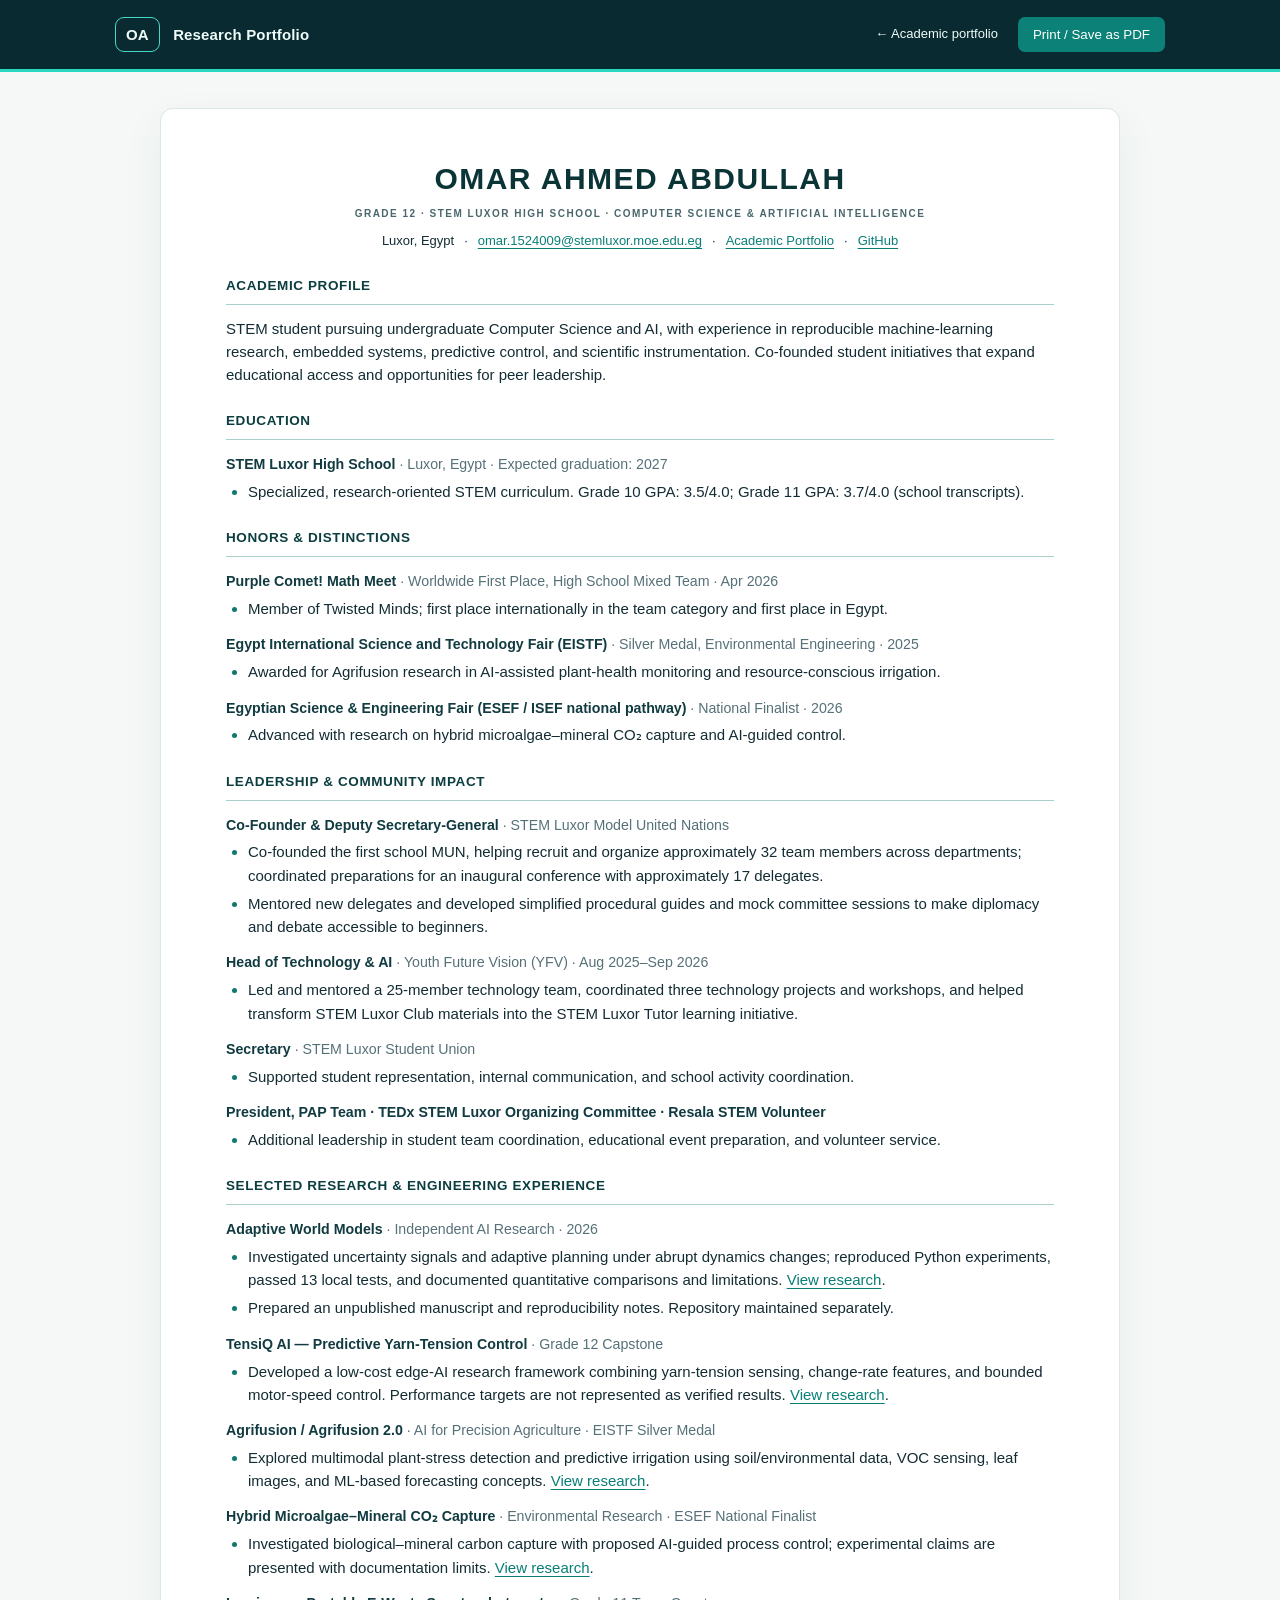
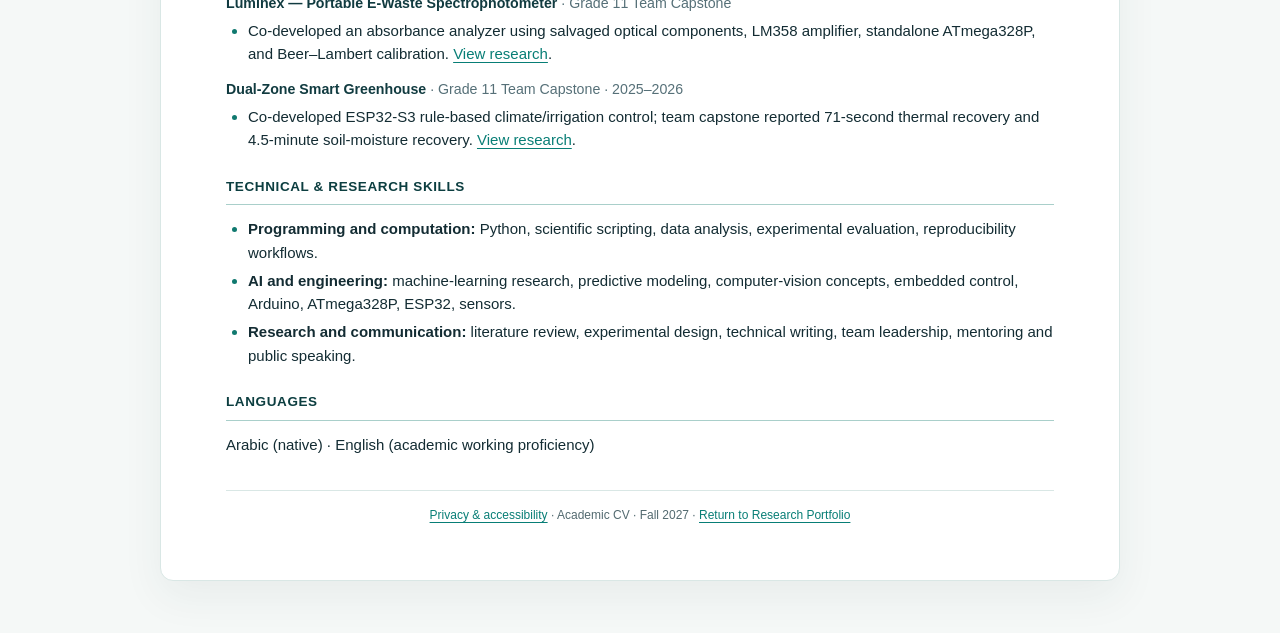
<file: cv.html>
<!DOCTYPE html>
<html lang="en">
<head>
<meta charset="utf-8"/>
<meta name="viewport" content="width=device-width, initial-scale=1"/>
<meta name="description" content="Academic CV of Omar Ahmed Abdullah, STEM Luxor student pursuing undergraduate Computer Science and AI. Research, honors, leadership, and community engagement."/>
<meta name="theme-color" content="#082a30"/>
<title>Academic CV | Omar Ahmed Abdullah</title>
<style>
:root{--ink:#132c33;--muted:#536a70;--line:#d9e7e5;--accent:#07877e;--bg:#f5f8f7;--paper:#fff}
*{box-sizing:border-box}html{scroll-behavior:smooth}
body{background:var(--bg);color:var(--ink);font:15px/1.55 Inter,"Segoe UI",Arial,sans-serif;margin:0}
a{color:#087e76;text-underline-offset:3px}
a:hover{color:#045851}
a:focus-visible,button:focus-visible{outline:3px solid #13b7a4;outline-offset:3px}
header{background:#082a30;color:#f0fcf9;border-bottom:3px solid #2ad8c2;padding:17px max(calc((100vw - 1050px)/2),28px)}
header .wrap{display:flex;align-items:center;justify-content:space-between;gap:15px}
header a{color:inherit;text-decoration:none}header a:hover{color:#5fe3d3}
.logo{font-weight:800;letter-spacing:.01em;font-size:15px}.logo b{border:1.6px solid #46d9c7;border-radius:9px;padding:8px 10px;margin-right:9px}
nav{display:flex;gap:20px;align-items:center;font-size:13px}
button{background:#0b8177;color:white;border:0;border-radius:7px;cursor:pointer;padding:10px 15px;font:600 13px inherit}
button:hover{background:#065951}
main{max-width:960px;margin:36px auto 52px;background:var(--paper);border:1px solid var(--line);border-radius:13px;box-shadow:0 15px 42px #183f3910;padding:52px 65px 55px}
.cv-title{text-align:center}.cv-title h1{font-size:30px;line-height:1.2;margin:0;letter-spacing:.05em;color:#0b3437}
.cv-title .sub{letter-spacing:.15em;color:#49666c;font-weight:700;font-size:10px;margin:9px 0}
.contact{display:flex;justify-content:center;gap:10px;flex-wrap:wrap;font-size:13px;margin-bottom:18px}
h2{font-size:13.5px;letter-spacing:.045em;text-transform:uppercase;border-bottom:1px solid #a9cfca;padding-bottom:7px;margin:25px 0 12px;color:#0c3e40}
h3{margin:15px 0 3px;font-size:14.2px;line-height:1.4;color:#113b40}
h3 span{font-weight:500;color:#567078}
p{margin:5px 0 9px}ul{padding-left:22px;margin:4px 0 8px}li{margin:5px 0}li::marker{color:#10796f}
.note{color:var(--muted)}
.end{margin-top:34px;padding-top:15px;border-top:1px solid var(--line);font-size:12px;color:var(--muted);text-align:center}
@media(max-width:700px){main{margin:0;border:0;border-radius:0;padding:28px 22px}.cv-title h1{font-size:24px}header{padding:14px 18px}nav{gap:12px;flex-wrap:wrap}header .wrap{align-items:flex-start}.contact{font-size:12px}}
@media print{body{background:white;font:10.3pt/1.35 Arial,sans-serif}header,button,.end{display:none!important}main{margin:0;padding:0;border:0;box-shadow:none;max-width:none}.cv-title h1{font-size:20pt}h2{font-size:10pt;break-after:avoid;margin:11pt 0 6pt}h3{font-size:9.8pt;margin:7pt 0 2pt;break-after:avoid}ul{margin:2pt 0 4pt}li{margin:2pt 0}section{break-inside:avoid-page}@page{size:A4;margin:15mm 18mm}}
</style>
<link rel="canonical" href="https://omarahmed202008-bot.github.io/cv.html"><meta property="og:title" content="Omar Ahmed Abdullah | Academic CV"><meta property="og:description" content="Curriculum vitae: computer science, artificial intelligence research, leadership and awards."><link rel="stylesheet" href="assets/enhancements.css"><script src="assets/enhancements.js" defer></script></head>
<body>
<header><div class="wrap"><a class="logo" href="index.html"><b>OA</b> Research Portfolio</a><nav aria-label="Page navigation"><a href="index.html">← Academic portfolio</a><button type="button" onclick="window.print()">Print / Save as PDF</button></nav></div></header>
<main id="main">
<div class="cv-title">
<h1>OMAR AHMED ABDULLAH</h1>
<p class="sub">GRADE 12 · STEM LUXOR HIGH SCHOOL · COMPUTER SCIENCE & ARTIFICIAL INTELLIGENCE</p>
<div class="contact"><span>Luxor, Egypt</span><span>·</span><a href="mailto:omar.1524009@stemluxor.moe.edu.eg">omar.1524009@stemluxor.moe.edu.eg</a><span>·</span><a href="index.html">Academic Portfolio</a><span>·</span><a href="https://github.com/omarahmed202008-bot">GitHub</a></div>
</div>
<section><h2>Academic Profile</h2>
<p>STEM student pursuing undergraduate Computer Science and AI, with experience in reproducible machine-learning research, embedded systems, predictive control, and scientific instrumentation. Co-founded student initiatives that expand educational access and opportunities for peer leadership.</p>
</section>
<section><h2>Education</h2>
<h3>STEM Luxor High School <span>· Luxor, Egypt · Expected graduation: 2027</span></h3>
<ul><li>Specialized, research-oriented STEM curriculum. Grade 10 GPA: 3.5/4.0; Grade 11 GPA: 3.7/4.0 (school transcripts).</li></ul>
</section>
<section><h2>Honors & Distinctions</h2>
<h3>Purple Comet! Math Meet <span>· Worldwide First Place, High School Mixed Team · Apr 2026</span></h3>
<ul><li>Member of Twisted Minds; first place internationally in the team category and first place in Egypt.</li></ul>
<h3>Egypt International Science and Technology Fair (EISTF) <span>· Silver Medal, Environmental Engineering · 2025</span></h3>
<ul><li>Awarded for Agrifusion research in AI-assisted plant-health monitoring and resource-conscious irrigation.</li></ul>
<h3>Egyptian Science & Engineering Fair (ESEF / ISEF national pathway) <span>· National Finalist · 2026</span></h3>
<ul><li>Advanced with research on hybrid microalgae–mineral CO₂ capture and AI-guided control.</li></ul>
</section>
<section><h2>Leadership & Community Impact</h2>
<h3>Co-Founder & Deputy Secretary-General <span>· STEM Luxor Model United Nations</span></h3>
<ul><li>Co-founded the first school MUN, helping recruit and organize approximately 32 team members across departments; coordinated preparations for an inaugural conference with approximately 17 delegates.</li><li>Mentored new delegates and developed simplified procedural guides and mock committee sessions to make diplomacy and debate accessible to beginners.</li></ul>
<h3>Head of Technology & AI <span>· Youth Future Vision (YFV) · Aug 2025–Sep 2026</span></h3>
<ul><li>Led and mentored a 25-member technology team, coordinated three technology projects and workshops, and helped transform STEM Luxor Club materials into the STEM Luxor Tutor learning initiative.</li></ul>
<h3>Secretary <span>· STEM Luxor Student Union</span></h3><ul><li>Supported student representation, internal communication, and school activity coordination.</li></ul>
<h3>President, PAP Team · TEDx STEM Luxor Organizing Committee · Resala STEM Volunteer</h3>
<ul><li>Additional leadership in student team coordination, educational event preparation, and volunteer service.</li></ul>
</section>
<section><h2>Selected Research & Engineering Experience</h2>
<h3>Adaptive World Models <span>· Independent AI Research · 2026</span></h3>
<ul><li>Investigated uncertainty signals and adaptive planning under abrupt dynamics changes; reproduced Python experiments, passed 13 local tests, and documented quantitative comparisons and limitations. <a href="index.html#offline-adaptive-world-models">View research</a>.</li><li>Prepared an unpublished manuscript and reproducibility notes. Repository maintained separately.</li></ul>
<h3>TensiQ AI — Predictive Yarn-Tension Control <span>· Grade 12 Capstone</span></h3>
<ul><li>Developed a low-cost edge-AI research framework combining yarn-tension sensing, change-rate features, and bounded motor-speed control. Performance targets are not represented as verified results. <a href="index.html#offline-tensiq-ai">View research</a>.</li></ul>
<h3>Agrifusion / Agrifusion 2.0 <span>· AI for Precision Agriculture · EISTF Silver Medal</span></h3>
<ul><li>Explored multimodal plant-stress detection and predictive irrigation using soil/environmental data, VOC sensing, leaf images, and ML-based forecasting concepts. <a href="index.html#offline-agrifusion">View research</a>.</li></ul>
<h3>Hybrid Microalgae–Mineral CO₂ Capture <span>· Environmental Research · ESEF National Finalist</span></h3>
<ul><li>Investigated biological–mineral carbon capture with proposed AI-guided process control; experimental claims are presented with documentation limits. <a href="index.html#offline-co2-capture">View research</a>.</li></ul>
<h3>Luminex — Portable E-Waste Spectrophotometer <span>· Grade 11 Team Capstone</span></h3>
<ul><li>Co-developed an absorbance analyzer using salvaged optical components, LM358 amplifier, standalone ATmega328P, and Beer–Lambert calibration. <a href="index.html#offline-luminex">View research</a>.</li></ul>
<h3>Dual-Zone Smart Greenhouse <span>· Grade 11 Team Capstone · 2025–2026</span></h3>
<ul><li>Co-developed ESP32-S3 rule-based climate/irrigation control; team capstone reported 71-second thermal recovery and 4.5-minute soil-moisture recovery. <a href="index.html#offline-smart-greenhouse">View research</a>.</li></ul>
</section>
<section><h2>Technical & Research Skills</h2>
<ul><li><b>Programming and computation:</b> Python, scientific scripting, data analysis, experimental evaluation, reproducibility workflows.</li><li><b>AI and engineering:</b> machine-learning research, predictive modeling, computer-vision concepts, embedded control, Arduino, ATmega328P, ESP32, sensors.</li><li><b>Research and communication:</b> literature review, experimental design, technical writing, team leadership, mentoring and public speaking.</li></ul>
</section>
<section><h2>Languages</h2><p>Arabic (native) · English (academic working proficiency)</p></section>
<div class="end"><a href="privacy.html">Privacy &amp; accessibility</a> · Academic CV · Fall 2027 · <a href="index.html">Return to Research Portfolio</a></div>
</main>
</body>
</html>
</file>
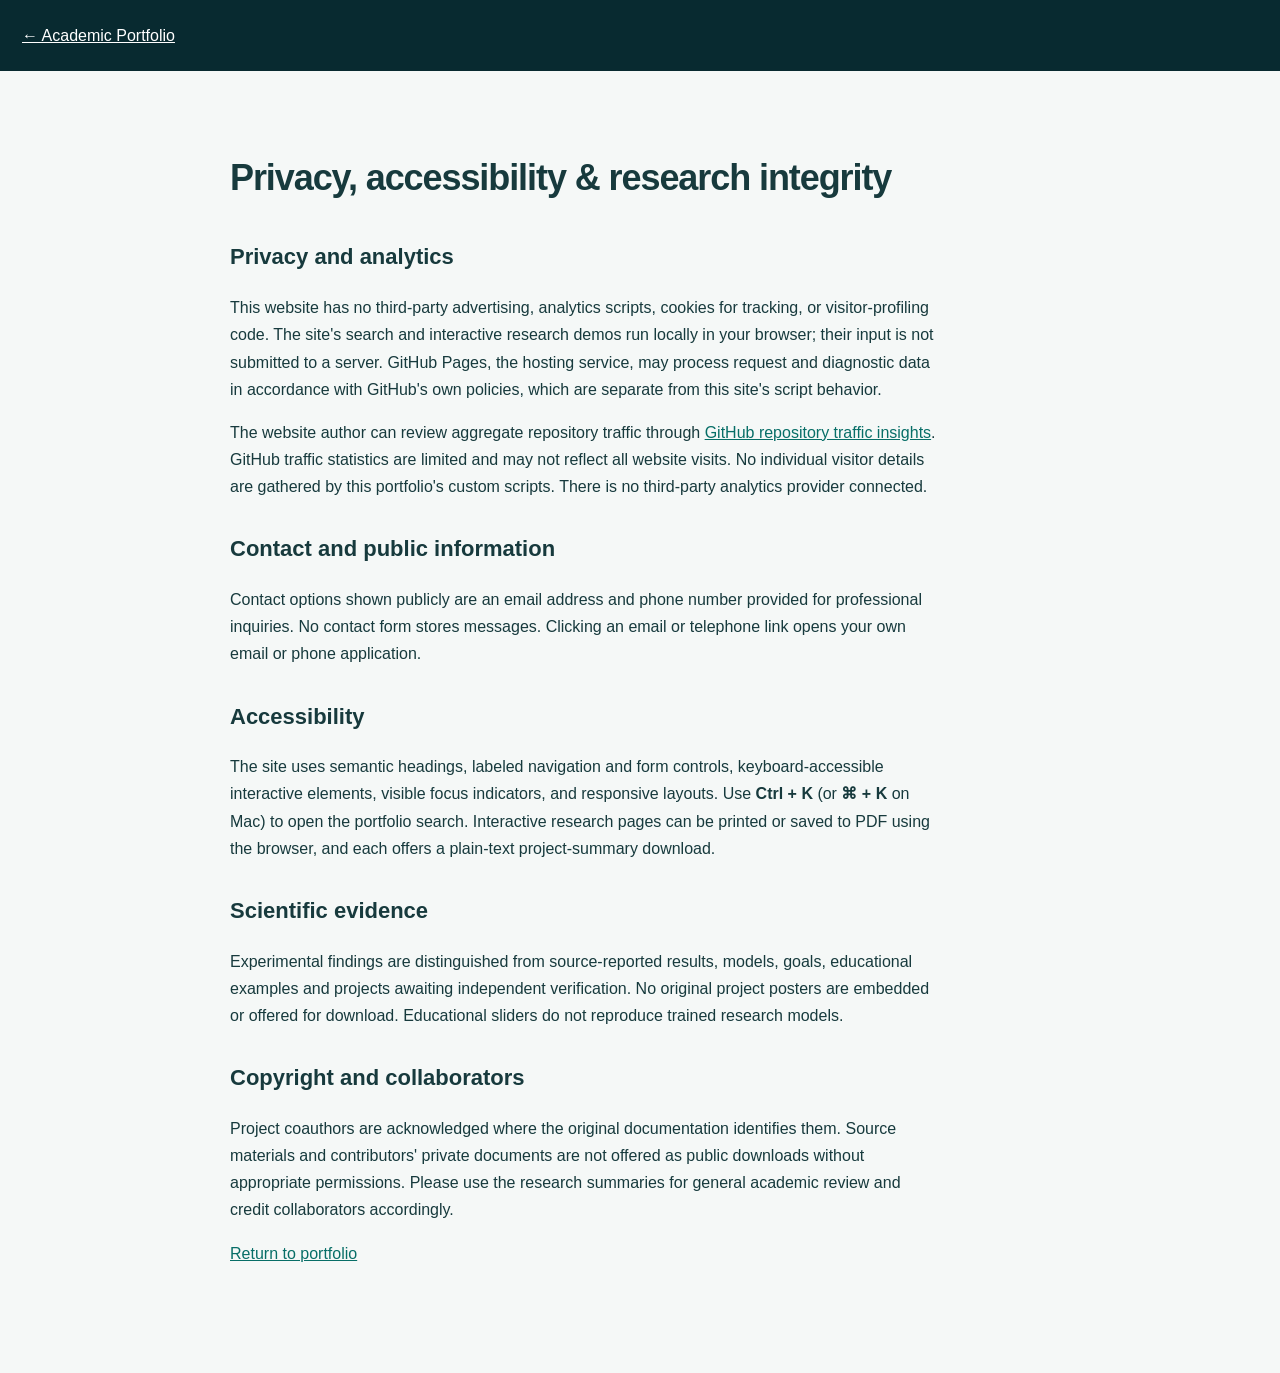
<file: privacy.html>
<!DOCTYPE html><html lang="en"><head><meta charset="utf-8"><meta name="viewport" content="width=device-width,initial-scale=1"><title>Privacy and Accessibility | Omar Ahmed Abdullah</title><link rel="canonical" href="https://omarahmed202008-bot.github.io/privacy.html"><meta name="description" content="Privacy, accessibility and evidence disclosures for Omar Ahmed Abdullah's research portfolio"><link rel="stylesheet" href="assets/enhancements.css"><style>body{font:16px/1.7 Inter,"Segoe UI",Arial,sans-serif;background:#f5f8f7;color:#173a3d;margin:0}main{max-width:820px;margin:0 auto;padding:52px 25px 90px}h1{font-size:36px;letter-spacing:-.03em}h2{font-size:22px;margin-top:30px}a{color:#076e67}header{background:#082a30;padding:22px}header a{color:white}p,li{max-width:80ch}</style></head><body><header><a href="index.html">← Academic Portfolio</a></header><main><h1>Privacy, accessibility &amp; research integrity</h1><h2>Privacy and analytics</h2><p>This website has no third-party advertising, analytics scripts, cookies for tracking, or visitor-profiling code. The site's search and interactive research demos run locally in your browser; their input is not submitted to a server. GitHub Pages, the hosting service, may process request and diagnostic data in accordance with GitHub's own policies, which are separate from this site's script behavior.</p><p>The website author can review aggregate repository traffic through <a href="https://github.com/omarahmed202008-bot/omarahmed202008-bot.github.io/graphs/traffic">GitHub repository traffic insights</a>. GitHub traffic statistics are limited and may not reflect all website visits. No individual visitor details are gathered by this portfolio's custom scripts. There is no third-party analytics provider connected.</p><h2>Contact and public information</h2><p>Contact options shown publicly are an email address and phone number provided for professional inquiries. No contact form stores messages. Clicking an email or telephone link opens your own email or phone application.</p><h2>Accessibility</h2><p>The site uses semantic headings, labeled navigation and form controls, keyboard-accessible interactive elements, visible focus indicators, and responsive layouts. Use <b>Ctrl + K</b> (or <b>⌘ + K</b> on Mac) to open the portfolio search. Interactive research pages can be printed or saved to PDF using the browser, and each offers a plain-text project-summary download.</p><h2>Scientific evidence</h2><p>Experimental findings are distinguished from source-reported results, models, goals, educational examples and projects awaiting independent verification. No original project posters are embedded or offered for download. Educational sliders do not reproduce trained research models.</p><h2>Copyright and collaborators</h2><p>Project coauthors are acknowledged where the original documentation identifies them. Source materials and contributors' private documents are not offered as public downloads without appropriate permissions. Please use the research summaries for general academic review and credit collaborators accordingly.</p><p><a href="index.html">Return to portfolio</a></p></main><script src="assets/enhancements.js" defer></script></body></html>
</file>
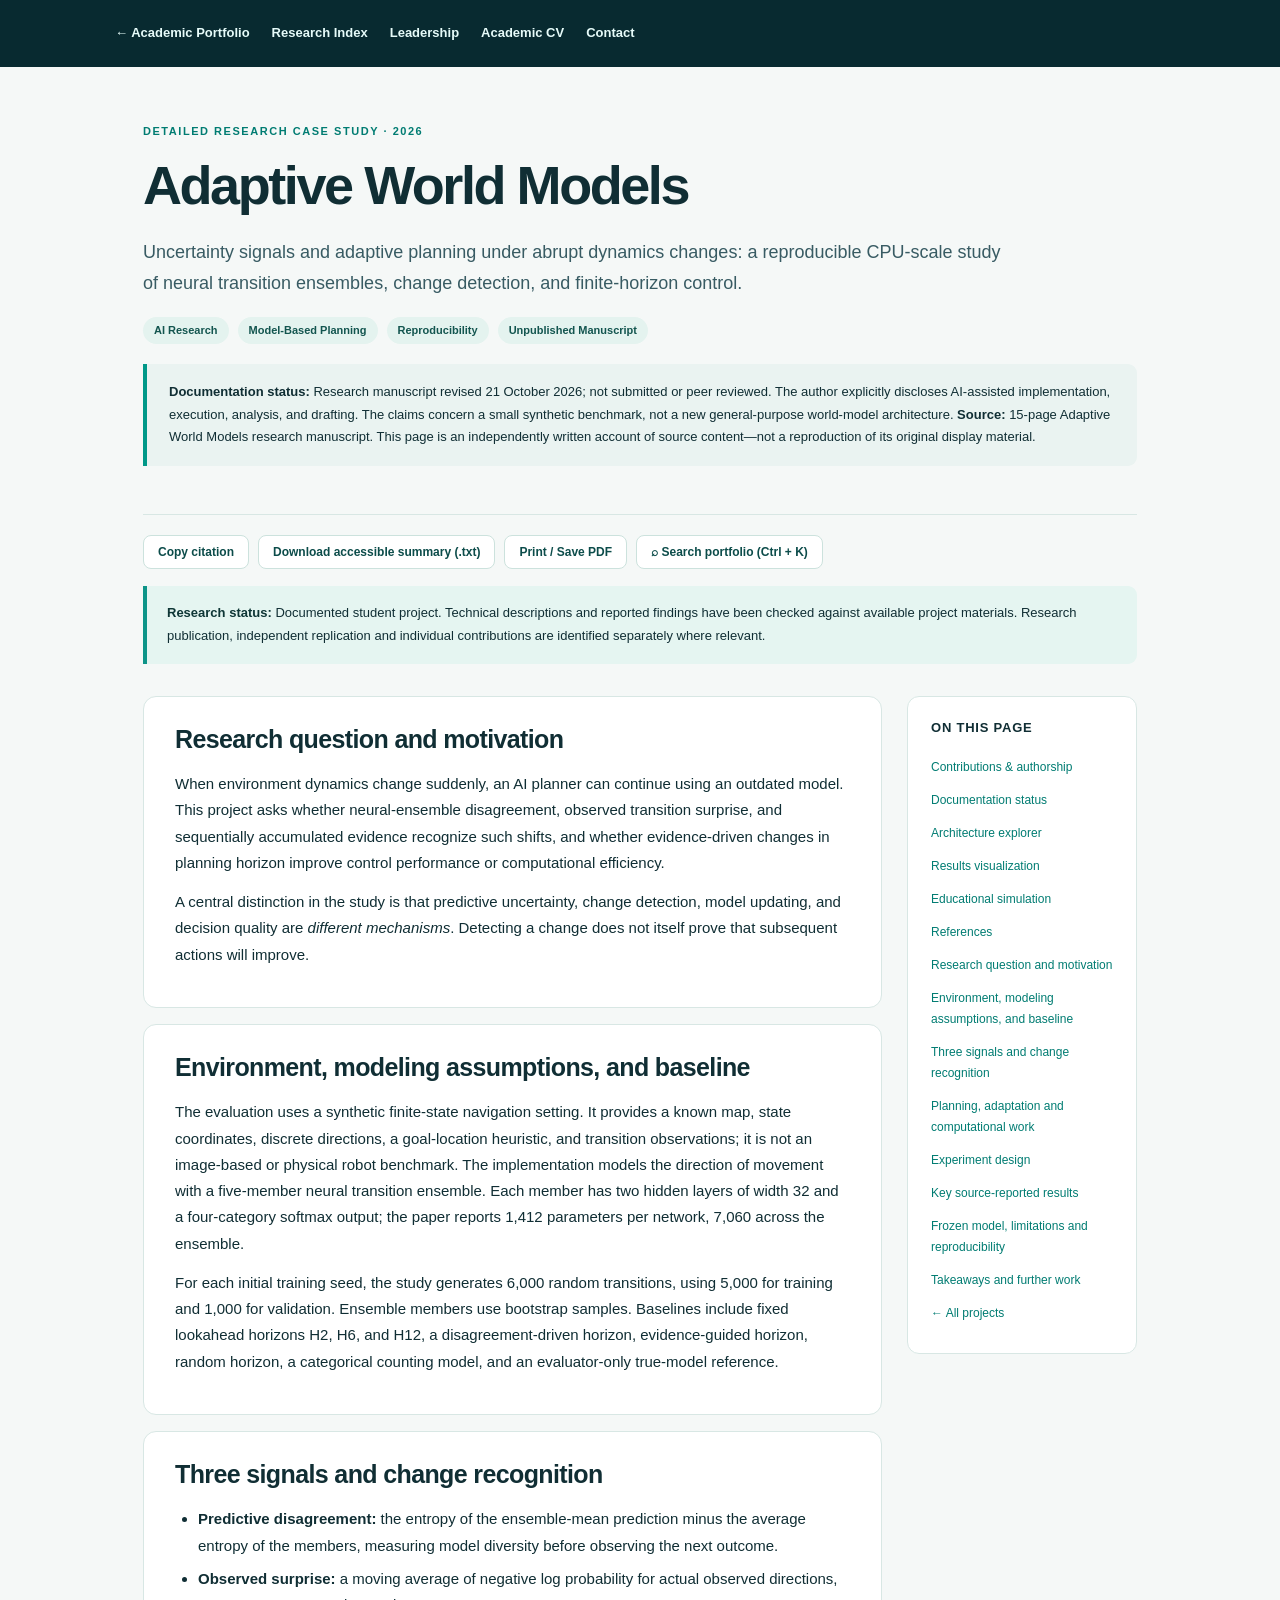
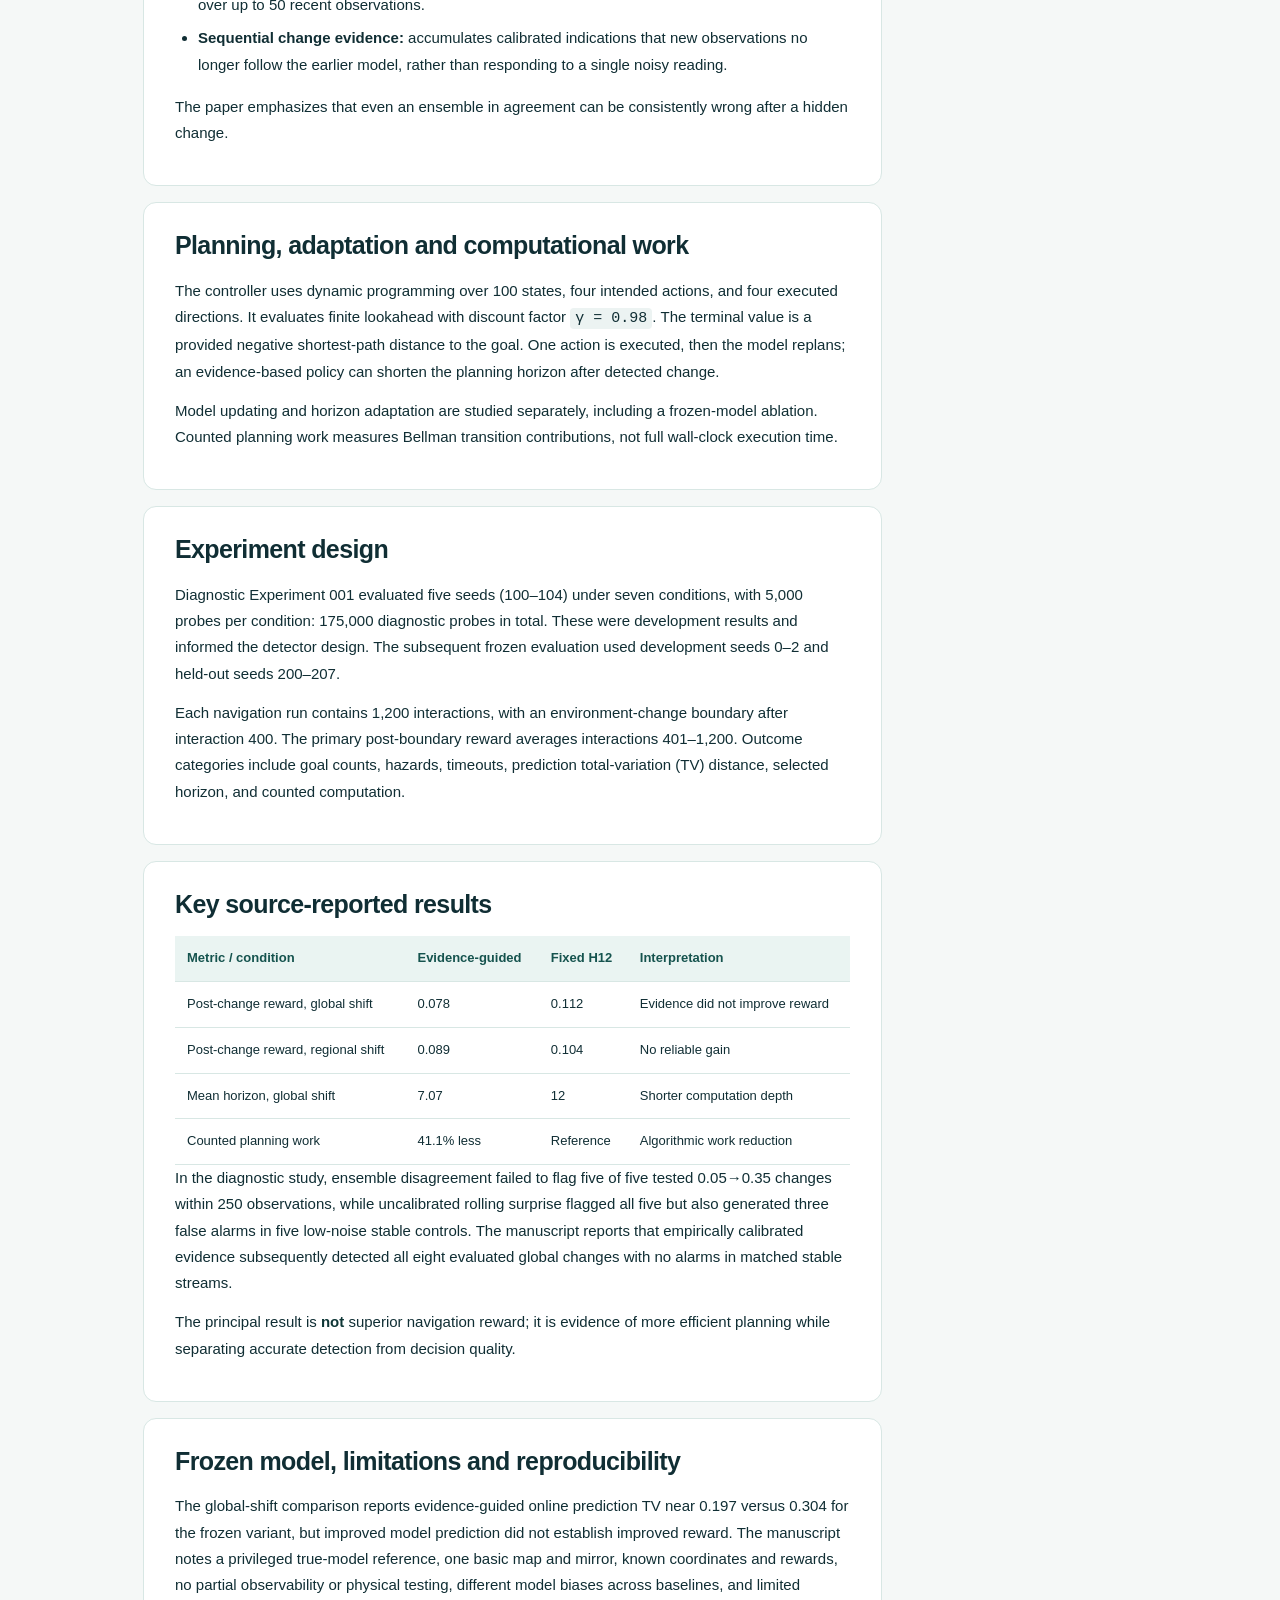
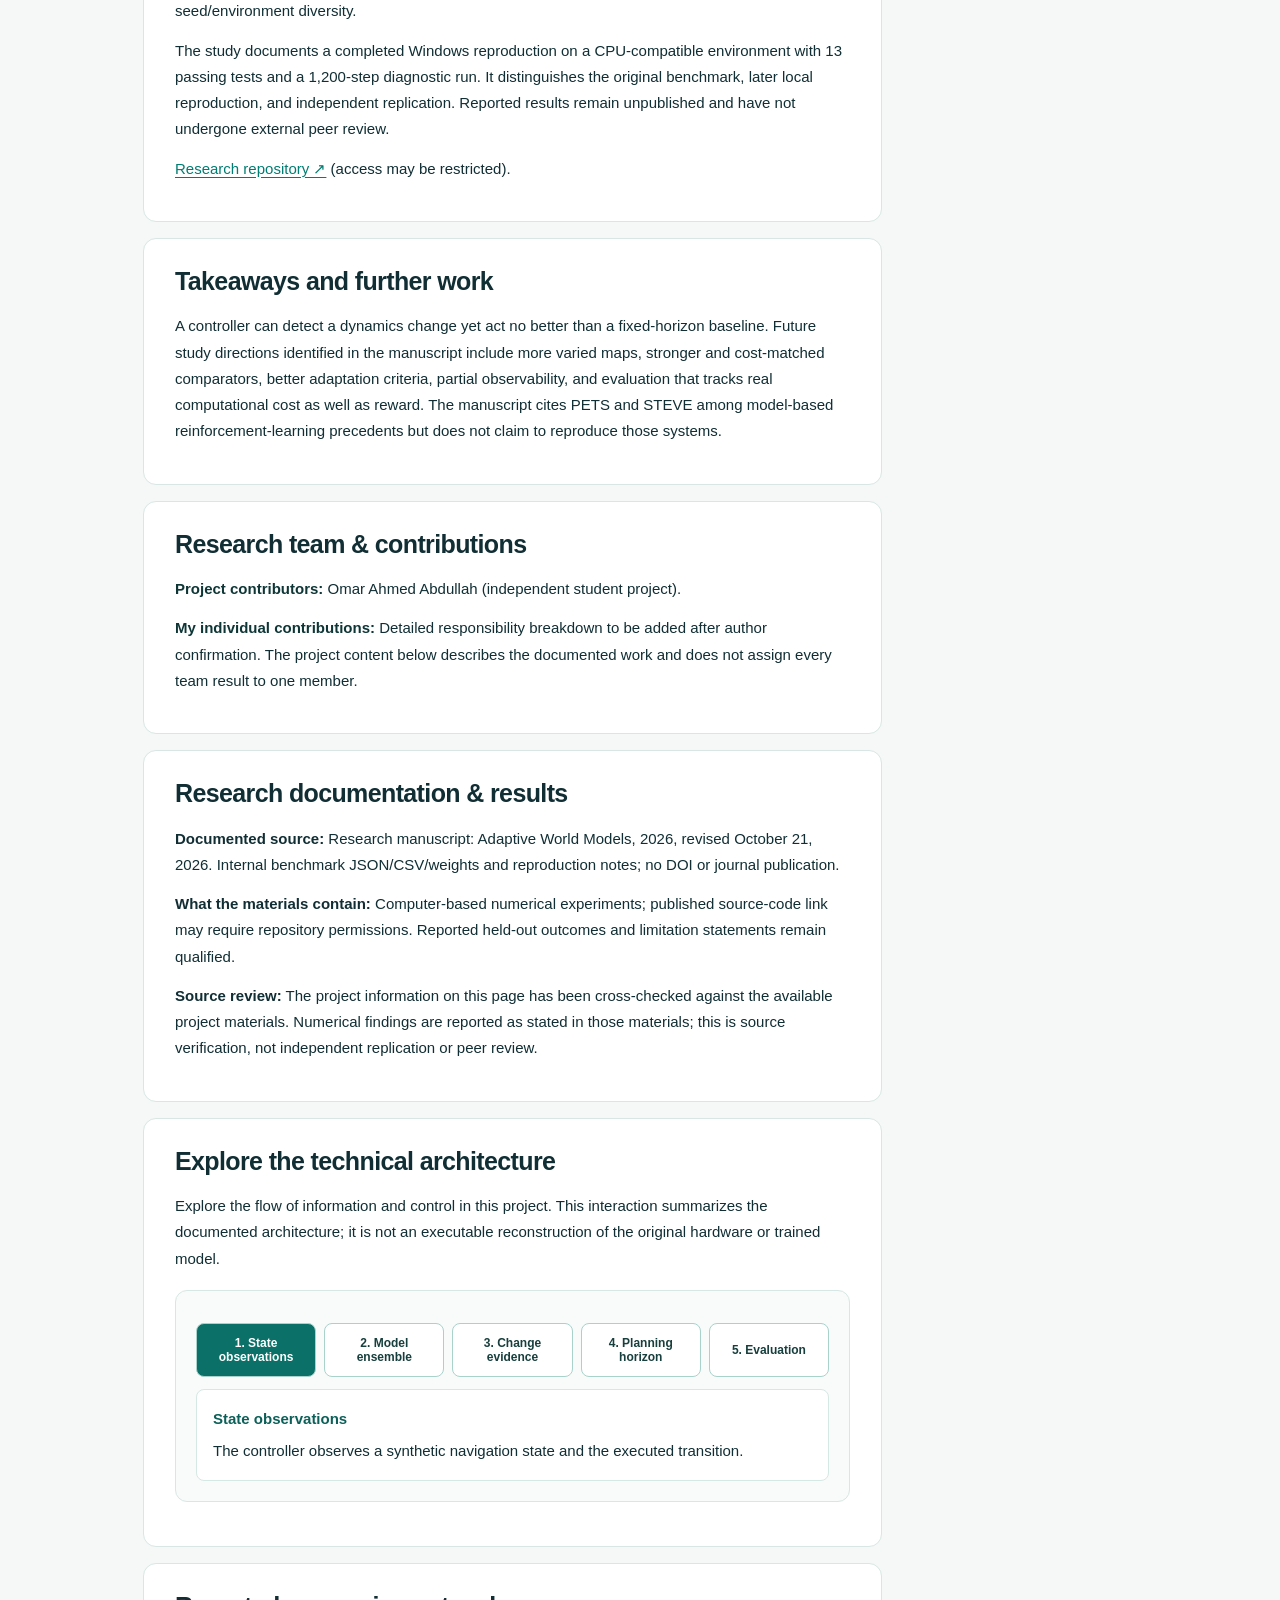
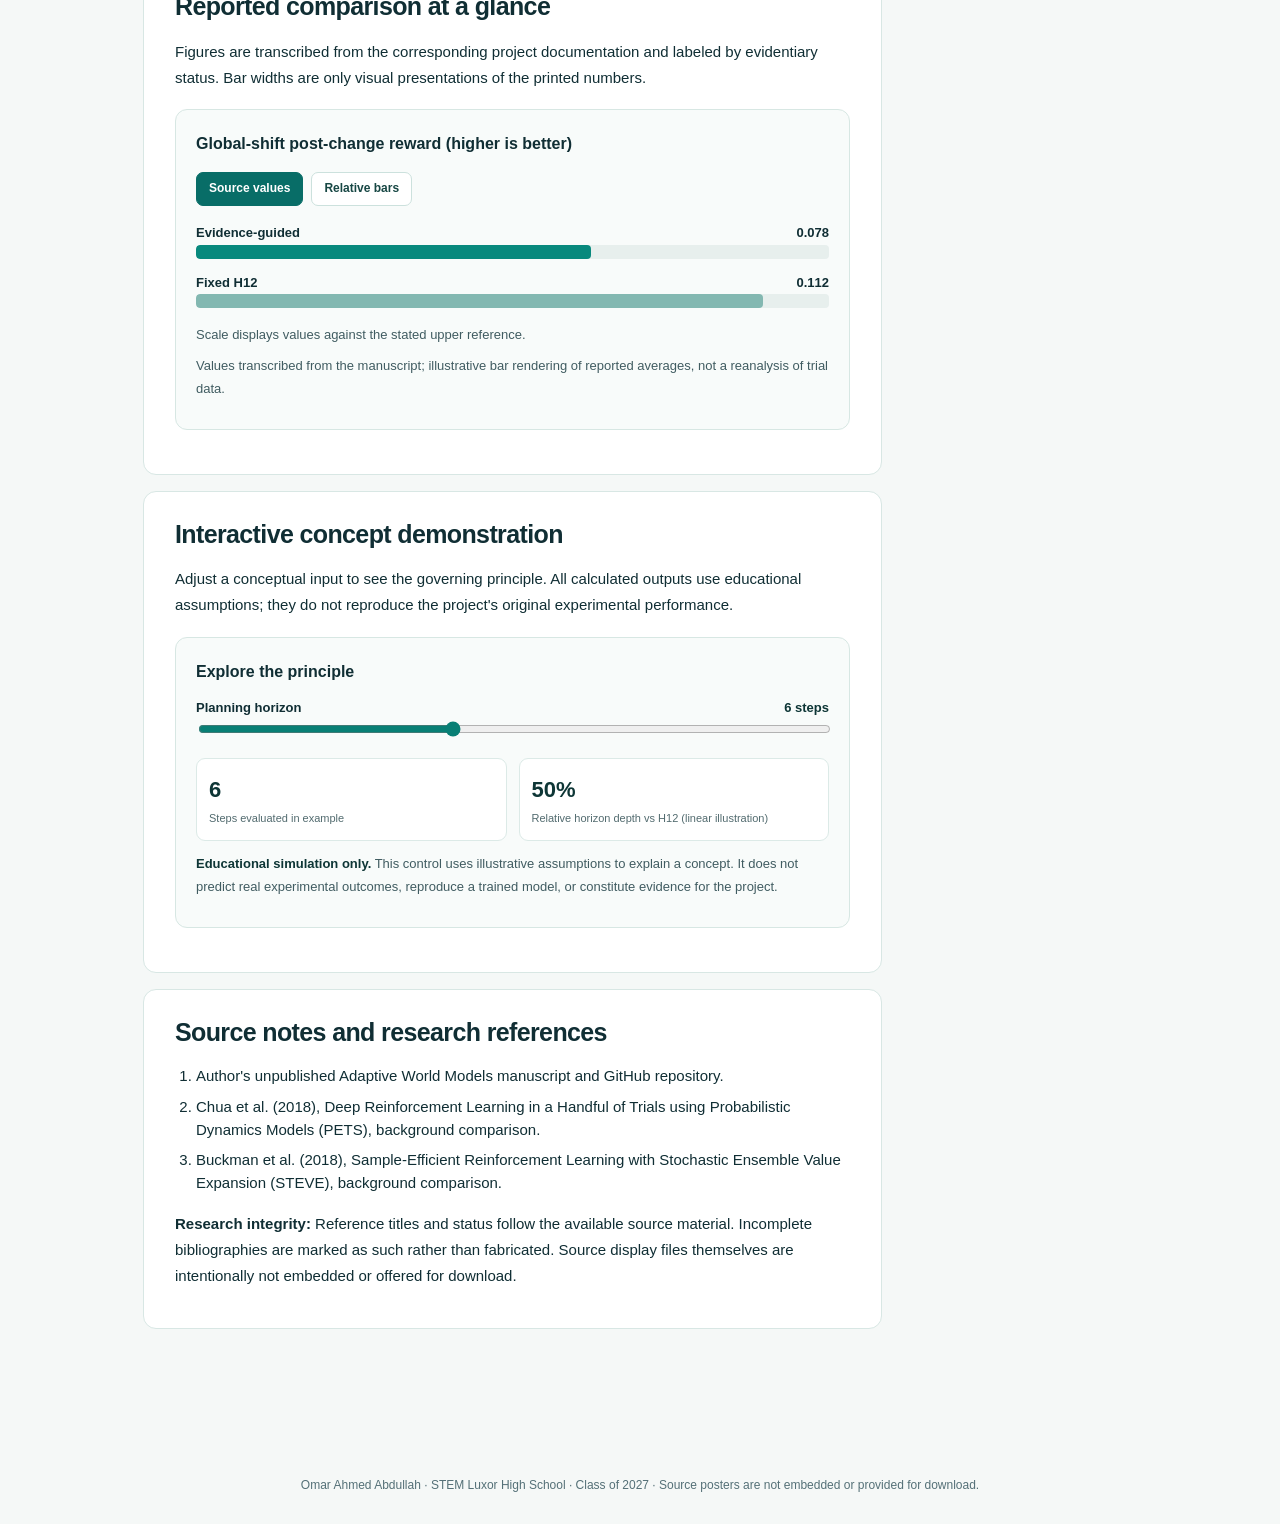
<file: projects/adaptive-world-models.html>
<!DOCTYPE html><html lang="en"><head><meta charset="utf-8"><meta name="viewport" content="width=device-width,initial-scale=1"><meta name="description" content="Uncertainty signals and adaptive planning under abrupt dynamics changes: a reproducible CPU-scale study of neural transition ensembles, change detection, and finite-horizon control."><title>Adaptive World Models | Omar Ahmed Abdullah</title><style>:root{--bg:#f5f8f7;--paper:#fff;--ink:#102e34;--muted:#547077;--line:#d8e7e4;--teal:#007c72}*{box-sizing:border-box}html{scroll-behavior:smooth}body{margin:0;background:var(--bg);color:var(--ink);font:15px/1.75 Inter,"Segoe UI",Arial,sans-serif}a{color:var(--teal);text-underline-offset:3px}a:focus-visible{outline:3px solid #0fc5b5;outline-offset:4px}header{background:#082a30;color:#f1fbfa;padding:22px max(calc((100vw - 1050px)/2),26px)}header a{color:#e6fbf9;text-decoration:none;font-size:13px;font-weight:700}header nav{display:flex;gap:22px;flex-wrap:wrap}main{max-width:1050px;margin:auto;padding:50px 28px 100px}.eyebrow{font-size:11px;color:var(--teal);letter-spacing:.14em;font-weight:800;text-transform:uppercase}h1{font-size:clamp(30px,5vw,54px);line-height:1.14;letter-spacing:-.045em;margin:12px 0 20px}h2{font-size:25px;letter-spacing:-.025em;line-height:1.3;margin:0 0 16px}h3{font-size:17px;margin:15px 0 5px}p{margin:0 0 13px}ul,ol{margin:8px 0 16px;padding-left:23px}li{margin:7px 0}.lead{font-size:18px;color:#385b63;max-width:860px}.intro{padding:0 0 28px;border-bottom:1px solid var(--line)}.chips{display:flex;flex-wrap:wrap;gap:9px;margin-top:17px}.chip{background:#e4f3ef;color:#13554f;padding:4px 11px;border-radius:30px;font-size:11px;font-weight:750}.note{background:#eaf3f1;border-left:4px solid #009888;padding:17px 22px;margin:20px 0;border-radius:0 9px 9px 0;font-size:13px}.sections{display:grid;grid-template-columns:minmax(0,1fr) 230px;gap:25px;margin-top:32px}.content section{background:var(--paper);border:1px solid var(--line);border-radius:13px;padding:26px 31px;margin-bottom:16px;overflow-wrap:anywhere}.sidebar{position:sticky;top:24px;height:max-content;background:var(--paper);border:1px solid var(--line);border-radius:12px;padding:23px}.sidebar h2{font-size:13px;margin:0 0 15px;text-transform:uppercase;letter-spacing:.06em}.sidebar a{display:block;padding:6px 0;font-size:12px;text-decoration:none}.sidebar a:hover{text-decoration:underline}table{border-collapse:collapse;width:100%;font-size:13px;min-width:400px}th,td{text-align:left;padding:11px 12px;border-bottom:1px solid var(--line);vertical-align:top}th{background:#eaf4f2;color:#15534e;font-weight:800}.table-scroll{overflow-x:auto}code{background:#ecf3f2;padding:2px 5px;border-radius:4px}footer{padding:30px;text-align:center;color:var(--muted);font-size:12px}strong{color:#0e3636}@media(max-width:850px){.sections{grid-template-columns:1fr}.sidebar{position:static;order:-1}.content section{padding:24px 20px}}</style><meta name="robots" content="index,follow"><link rel="canonical" href="https://omarahmed202008-bot.github.io/projects/adaptive-world-models.html"><meta property="og:type" content="article"><meta property="og:site_name" content="Omar Ahmed Abdullah | Academic Portfolio"><meta property="og:url" content="https://omarahmed202008-bot.github.io/projects/adaptive-world-models.html"><meta property="og:title" content="adaptive world models | Student Research Case Study"><meta property="og:description" content="Evidence-aware research case study with methods, reported findings, and limitations."><link rel="stylesheet" href="../assets/enhancements.css"><script src="../assets/enhancements.js" defer></script></head><body data-project="adaptive-world-models"><header><nav><a href="../index.html">← Academic Portfolio</a><a href="../index.html#research">Research Index</a><a href="../index.html#leadership">Leadership</a><a href="../cv.html">Academic CV</a><a href="../index.html#contact">Contact</a></nav></header><main><div class="intro"><span class="eyebrow">Detailed research case study · 2026</span><h1>Adaptive World Models</h1><p class="lead">Uncertainty signals and adaptive planning under abrupt dynamics changes: a reproducible CPU-scale study of neural transition ensembles, change detection, and finite-horizon control.</p><div class="chips"><span class="chip">AI Research</span><span class="chip">Model-Based Planning</span><span class="chip">Reproducibility</span><span class="chip">Unpublished Manuscript</span></div><div class="note"><b>Documentation status:</b> Research manuscript revised 21 October 2026; not submitted or peer reviewed. The author explicitly discloses AI-assisted implementation, execution, analysis, and drafting. The claims concern a small synthetic benchmark, not a new general-purpose world-model architecture. <b>Source:</b> 15-page Adaptive World Models research manuscript. This page is an independently written account of source content—not a reproduction of its original display material.</div></div><div class="quick-actions"><button class="action-pill" type="button" data-citation-copy>Copy citation</button><button class="action-pill" type="button" data-download-summary>Download accessible summary (.txt)</button><button class="action-pill" type="button" data-print-project>Print / Save PDF</button></div>
<div class="research-integrity"><strong>Research status:</strong> Documented student project. Technical descriptions and reported findings have been checked against available project materials. Research publication, independent replication and individual contributions are identified separately where relevant.</div>
<div class="sections"><div class="content"><section id="s1"><h2>Research question and motivation</h2><p>When environment dynamics change suddenly, an AI planner can continue using an outdated model. This project asks whether neural-ensemble disagreement, observed transition surprise, and sequentially accumulated evidence recognize such shifts, and whether evidence-driven changes in planning horizon improve control performance or computational efficiency.</p><p>A central distinction in the study is that predictive uncertainty, change detection, model updating, and decision quality are <em>different mechanisms</em>. Detecting a change does not itself prove that subsequent actions will improve.</p></section><section id="s2"><h2>Environment, modeling assumptions, and baseline</h2><p>The evaluation uses a synthetic finite-state navigation setting. It provides a known map, state coordinates, discrete directions, a goal-location heuristic, and transition observations; it is not an image-based or physical robot benchmark. The implementation models the direction of movement with a five-member neural transition ensemble. Each member has two hidden layers of width 32 and a four-category softmax output; the paper reports 1,412 parameters per network, 7,060 across the ensemble.</p><p>For each initial training seed, the study generates 6,000 random transitions, using 5,000 for training and 1,000 for validation. Ensemble members use bootstrap samples. Baselines include fixed lookahead horizons H2, H6, and H12, a disagreement-driven horizon, evidence-guided horizon, random horizon, a categorical counting model, and an evaluator-only true-model reference.</p></section><section id="s3"><h2>Three signals and change recognition</h2><ul><li><b>Predictive disagreement:</b> the entropy of the ensemble-mean prediction minus the average entropy of the members, measuring model diversity before observing the next outcome.</li><li><b>Observed surprise:</b> a moving average of negative log probability for actual observed directions, over up to 50 recent observations.</li><li><b>Sequential change evidence:</b> accumulates calibrated indications that new observations no longer follow the earlier model, rather than responding to a single noisy reading.</li></ul><p>The paper emphasizes that even an ensemble in agreement can be consistently wrong after a hidden change.</p></section><section id="s4"><h2>Planning, adaptation and computational work</h2><p>The controller uses dynamic programming over 100 states, four intended actions, and four executed directions. It evaluates finite lookahead with discount factor <code>γ = 0.98</code>. The terminal value is a provided negative shortest-path distance to the goal. One action is executed, then the model replans; an evidence-based policy can shorten the planning horizon after detected change.</p><p>Model updating and horizon adaptation are studied separately, including a frozen-model ablation. Counted planning work measures Bellman transition contributions, not full wall-clock execution time.</p></section><section id="s5"><h2>Experiment design</h2><p>Diagnostic Experiment 001 evaluated five seeds (100–104) under seven conditions, with 5,000 probes per condition: 175,000 diagnostic probes in total. These were development results and informed the detector design. The subsequent frozen evaluation used development seeds 0–2 and held-out seeds 200–207.</p><p>Each navigation run contains 1,200 interactions, with an environment-change boundary after interaction 400. The primary post-boundary reward averages interactions 401–1,200. Outcome categories include goal counts, hazards, timeouts, prediction total-variation (TV) distance, selected horizon, and counted computation.</p></section><section id="s6"><h2>Key source-reported results</h2><div class="table-scroll"><table><thead><tr><th>Metric / condition</th><th>Evidence-guided</th><th>Fixed H12</th><th>Interpretation</th></tr></thead><tbody><tr><td>Post-change reward, global shift</td><td>0.078</td><td>0.112</td><td>Evidence did not improve reward</td></tr><tr><td>Post-change reward, regional shift</td><td>0.089</td><td>0.104</td><td>No reliable gain</td></tr><tr><td>Mean horizon, global shift</td><td>7.07</td><td>12</td><td>Shorter computation depth</td></tr><tr><td>Counted planning work</td><td>41.1% less</td><td>Reference</td><td>Algorithmic work reduction</td></tr></tbody></table></div><p>In the diagnostic study, ensemble disagreement failed to flag five of five tested 0.05→0.35 changes within 250 observations, while uncalibrated rolling surprise flagged all five but also generated three false alarms in five low-noise stable controls. The manuscript reports that empirically calibrated evidence subsequently detected all eight evaluated global changes with no alarms in matched stable streams.</p><p>The principal result is <strong>not</strong> superior navigation reward; it is evidence of more efficient planning while separating accurate detection from decision quality.</p></section><section id="s7"><h2>Frozen model, limitations and reproducibility</h2><p>The global-shift comparison reports evidence-guided online prediction TV near 0.197 versus 0.304 for the frozen variant, but improved model prediction did not establish improved reward. The manuscript notes a privileged true-model reference, one basic map and mirror, known coordinates and rewards, no partial observability or physical testing, different model biases across baselines, and limited seed/environment diversity.</p><p>The study documents a completed Windows reproduction on a CPU-compatible environment with 13 passing tests and a 1,200-step diagnostic run. It distinguishes the original benchmark, later local reproduction, and independent replication. Reported results remain unpublished and have not undergone external peer review.</p><p><a href="https://github.com/omarahmed202008-bot/adaptive-world-models">Research repository ↗</a> (access may be restricted).</p></section><section id="s8"><h2>Takeaways and further work</h2><p>A controller can detect a dynamics change yet act no better than a fixed-horizon baseline. Future study directions identified in the manuscript include more varied maps, stronger and cost-matched comparators, better adaptation criteria, partial observability, and evaluation that tracks real computational cost as well as reward. The manuscript cites PETS and STEVE among model-based reinforcement-learning precedents but does not claim to reproduce those systems.</p></section><section id="contributions"><h2>Research team &amp; contributions</h2><p><strong>Project contributors:</strong> Omar Ahmed Abdullah (independent student project).</p><p><strong>My individual contributions:</strong> Detailed responsibility breakdown to be added after author confirmation. The project content below describes the documented work and does not assign every team result to one member.</p></section>
<section id="documentation"><h2>Research documentation &amp; results</h2><p><b>Documented source:</b> Research manuscript: Adaptive World Models, 2026, revised October 21, 2026. Internal benchmark JSON/CSV/weights and reproduction notes; no DOI or journal publication.</p><p><b>What the materials contain:</b> Computer-based numerical experiments; published source-code link may require repository permissions. Reported held-out outcomes and limitation statements remain qualified.</p><p><b>Source review:</b> The project information on this page has been cross-checked against the available project materials. Numerical findings are reported as stated in those materials; this is source verification, not independent replication or peer review.</p></section>
<section id="interactive-architecture"><h2>Explore the technical architecture</h2><p>Explore the flow of information and control in this project. This interaction summarizes the documented architecture; it is not an executable reconstruction of the original hardware or trained model.</p><div class="project-explorer" data-architecture></div></section>
<section id="comparison-chart"><h2>Reported comparison at a glance</h2><p>Figures are transcribed from the corresponding project documentation and labeled by evidentiary status. Bar widths are only visual presentations of the printed numbers.</p><div class="project-explorer" data-chart></div></section>
<section id="illustrative-demo"><h2>Interactive concept demonstration</h2><p>Adjust a conceptual input to see the governing principle. All calculated outputs use educational assumptions; they do not reproduce the project's original experimental performance.</p><div class="project-explorer" data-demo></div></section>
<section id="source-references"><h2>Source notes and research references</h2><ol class="ref-list"><li>Author's unpublished Adaptive World Models manuscript and GitHub repository.</li><li>Chua et al. (2018), Deep Reinforcement Learning in a Handful of Trials using Probabilistic Dynamics Models (PETS), background comparison.</li><li>Buckman et al. (2018), Sample-Efficient Reinforcement Learning with Stochastic Ensemble Value Expansion (STEVE), background comparison.</li></ol><p><b>Research integrity:</b> Reference titles and status follow the available source material. Incomplete bibliographies are marked as such rather than fabricated. Source display files themselves are intentionally not embedded or offered for download.</p></section></div><aside class="sidebar"><h2>On this page</h2><a href="#contributions">Contributions & authorship</a><a href="#documentation">Documentation status</a><a href="#interactive-architecture">Architecture explorer</a><a href="#comparison-chart">Results visualization</a><a href="#illustrative-demo">Educational simulation</a><a href="#source-references">References</a><a href="#s1">Research question and motivation</a><a href="#s2">Environment, modeling assumptions, and baseline</a><a href="#s3">Three signals and change recognition</a><a href="#s4">Planning, adaptation and computational work</a><a href="#s5">Experiment design</a><a href="#s6">Key source-reported results</a><a href="#s7">Frozen model, limitations and reproducibility</a><a href="#s8">Takeaways and further work</a><a href="../index.html#research">← All projects</a></aside></div></main><footer>Omar Ahmed Abdullah · STEM Luxor High School · Class of 2027 · Source posters are not embedded or provided for download.</footer></body></html>
</file>
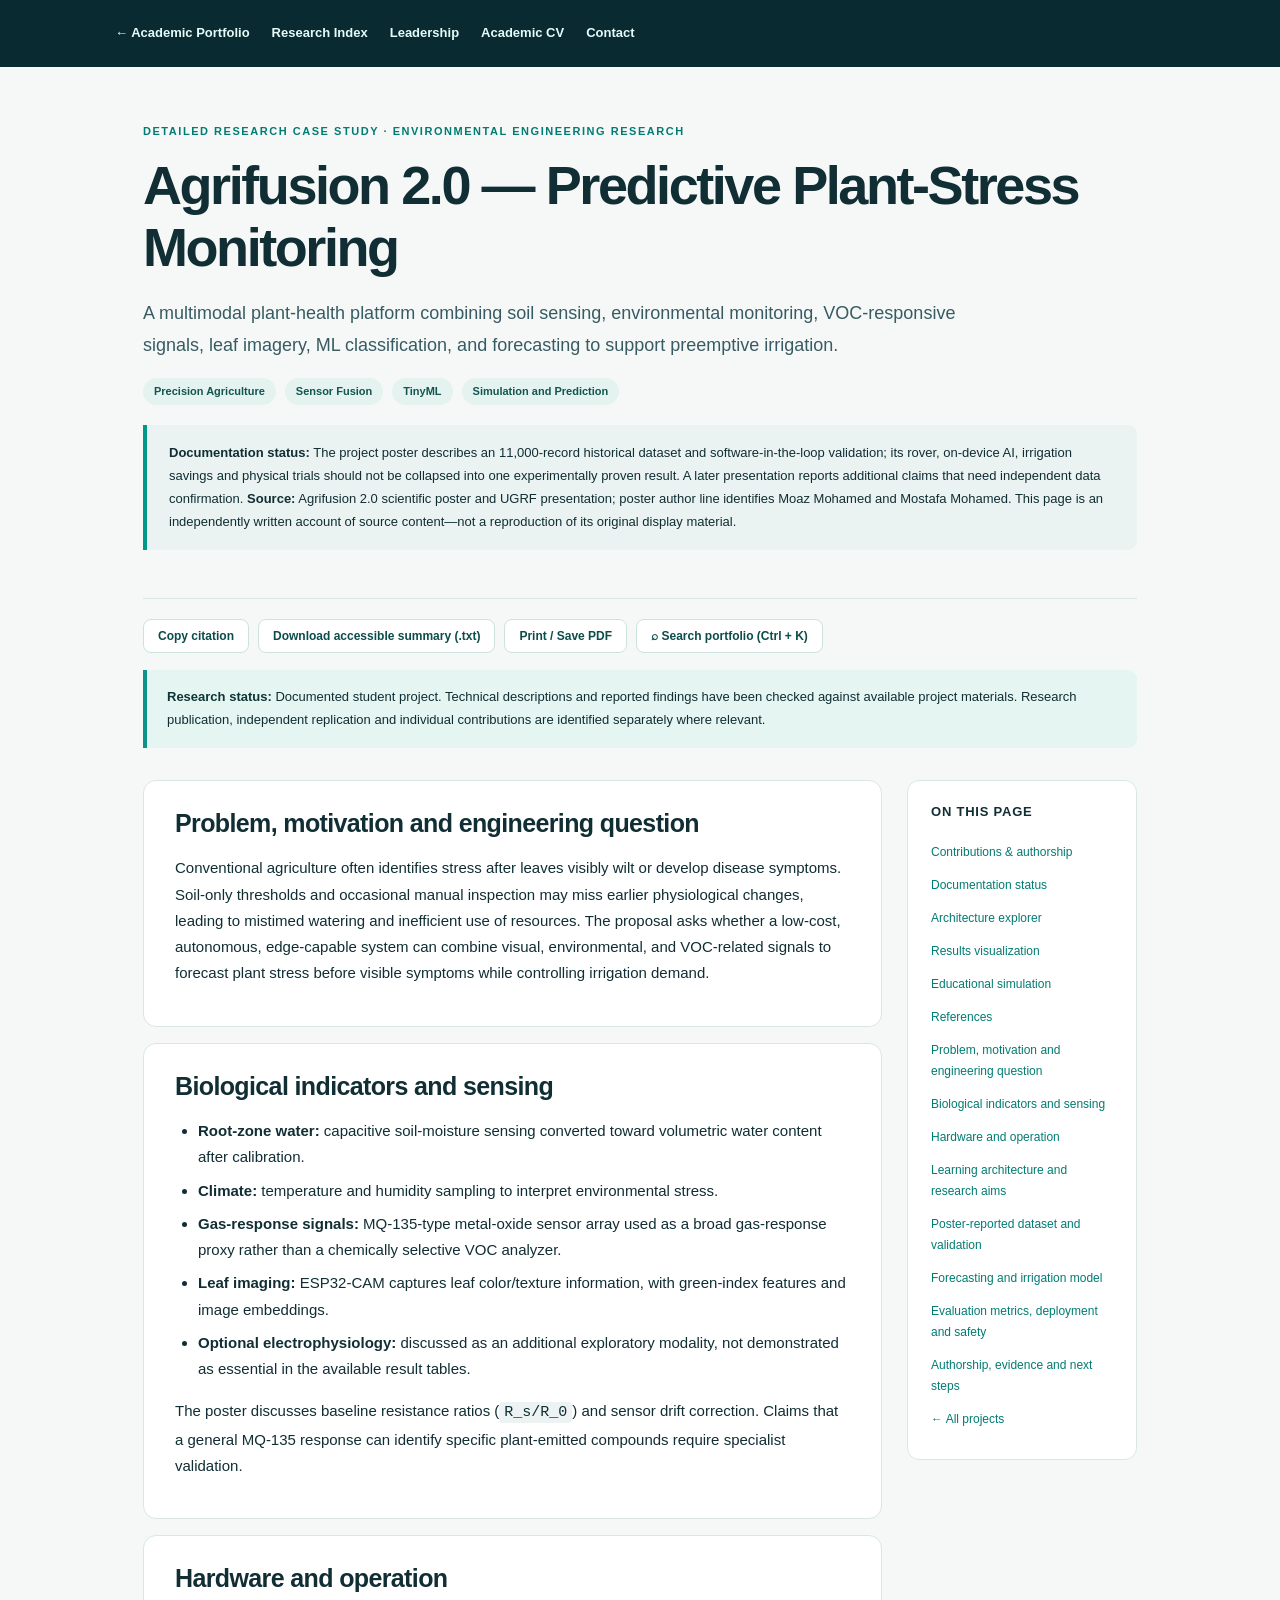
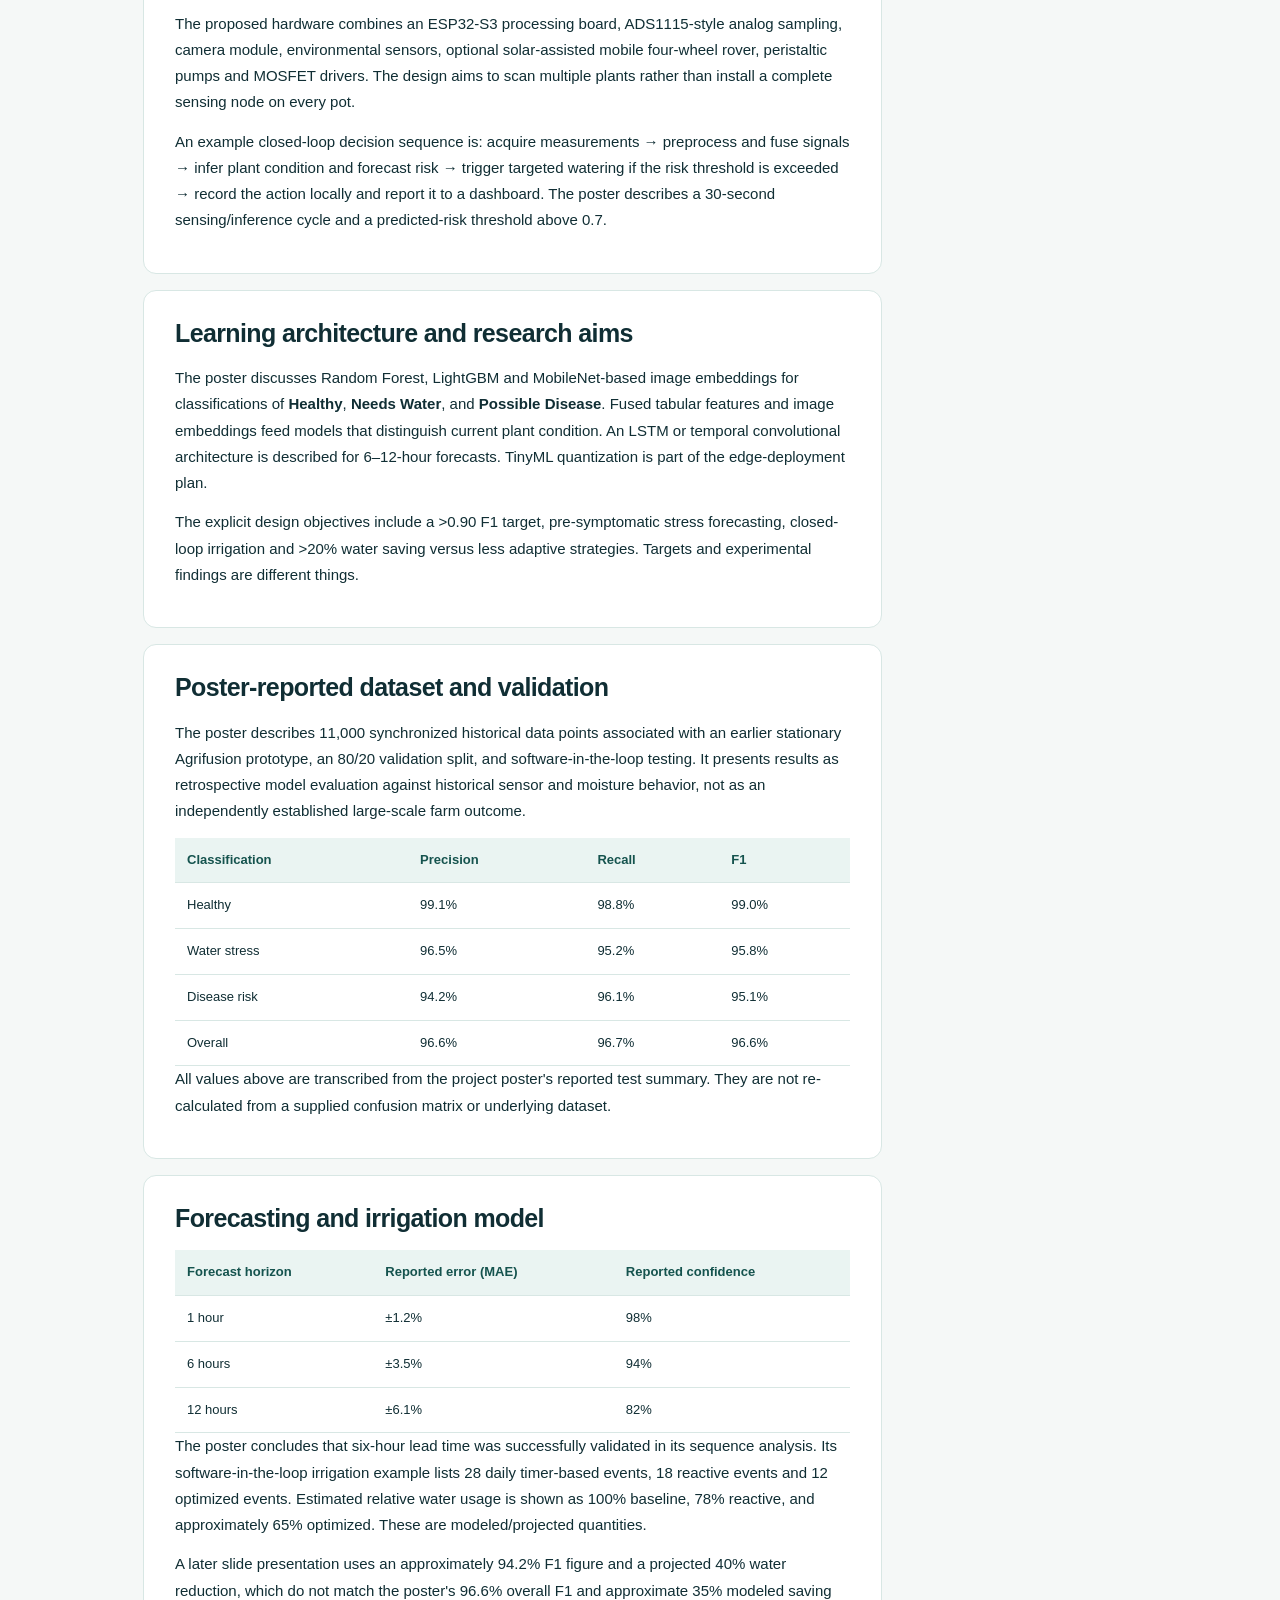
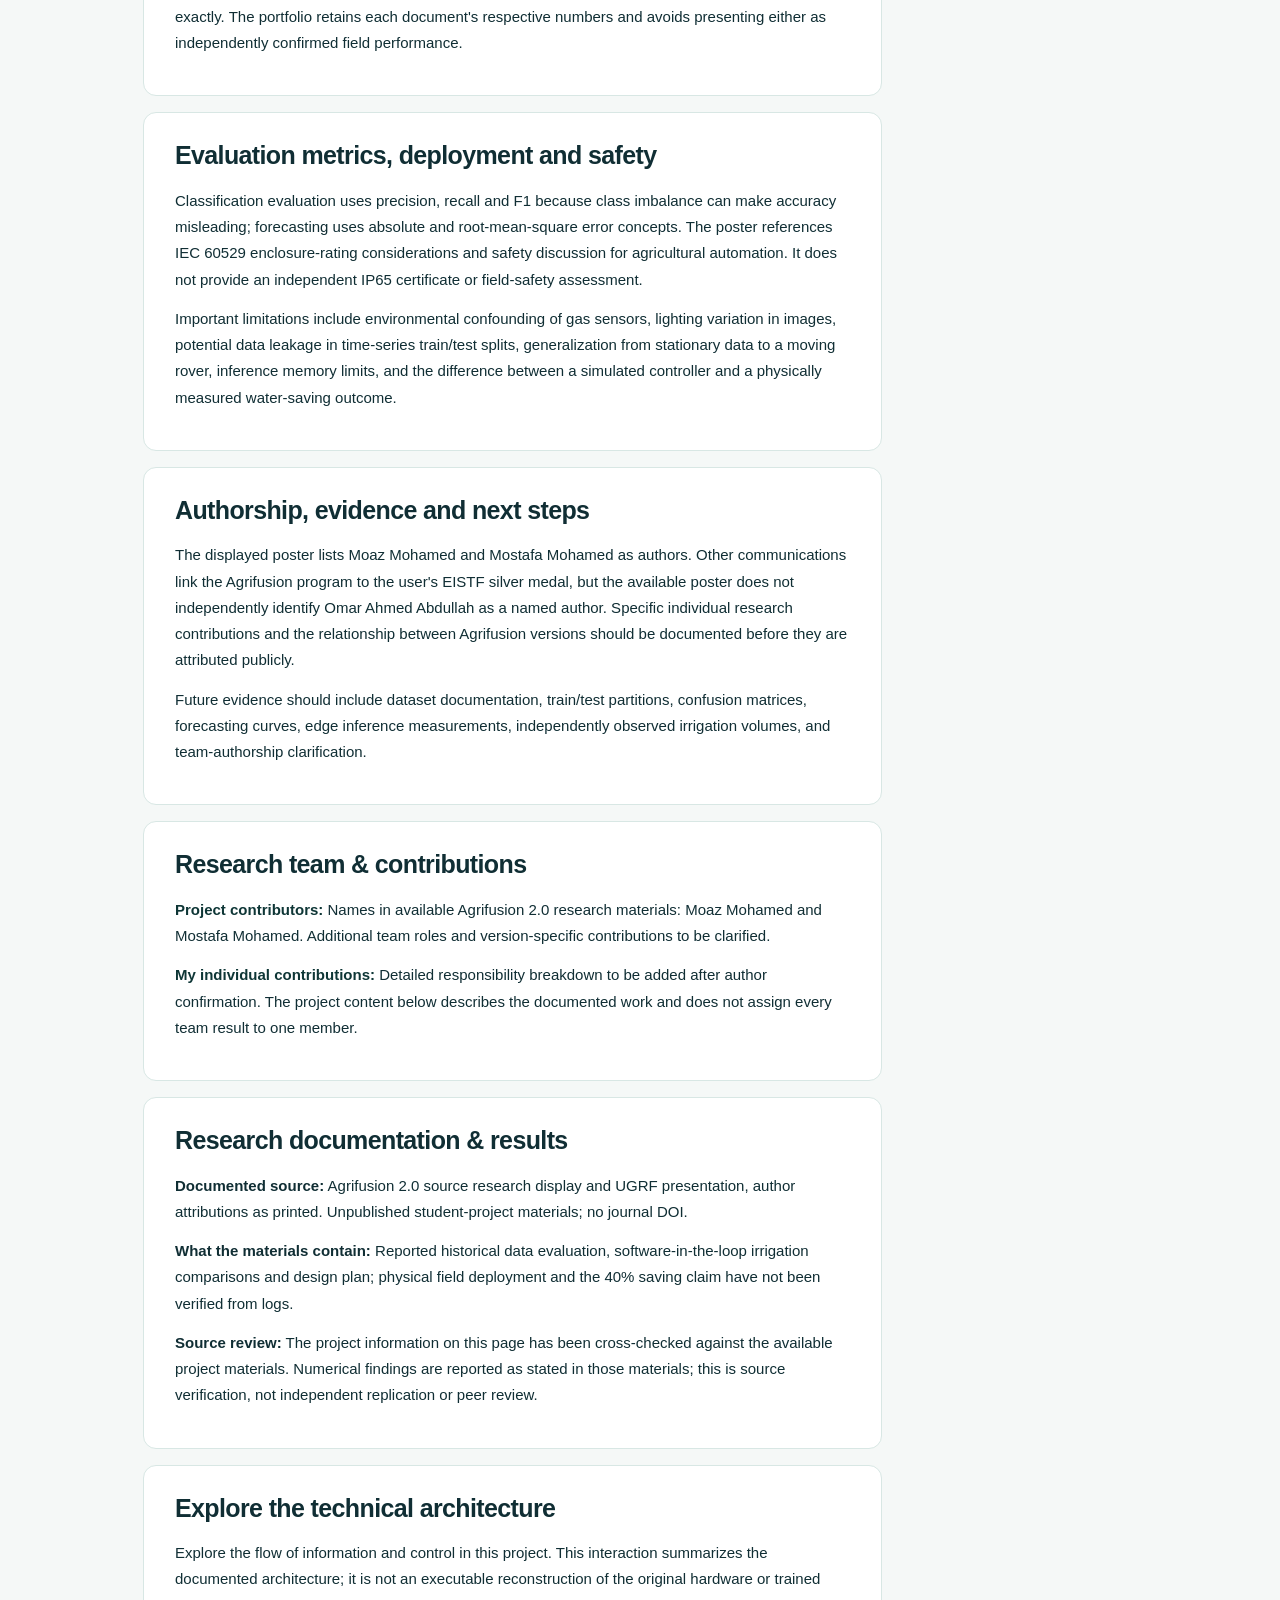
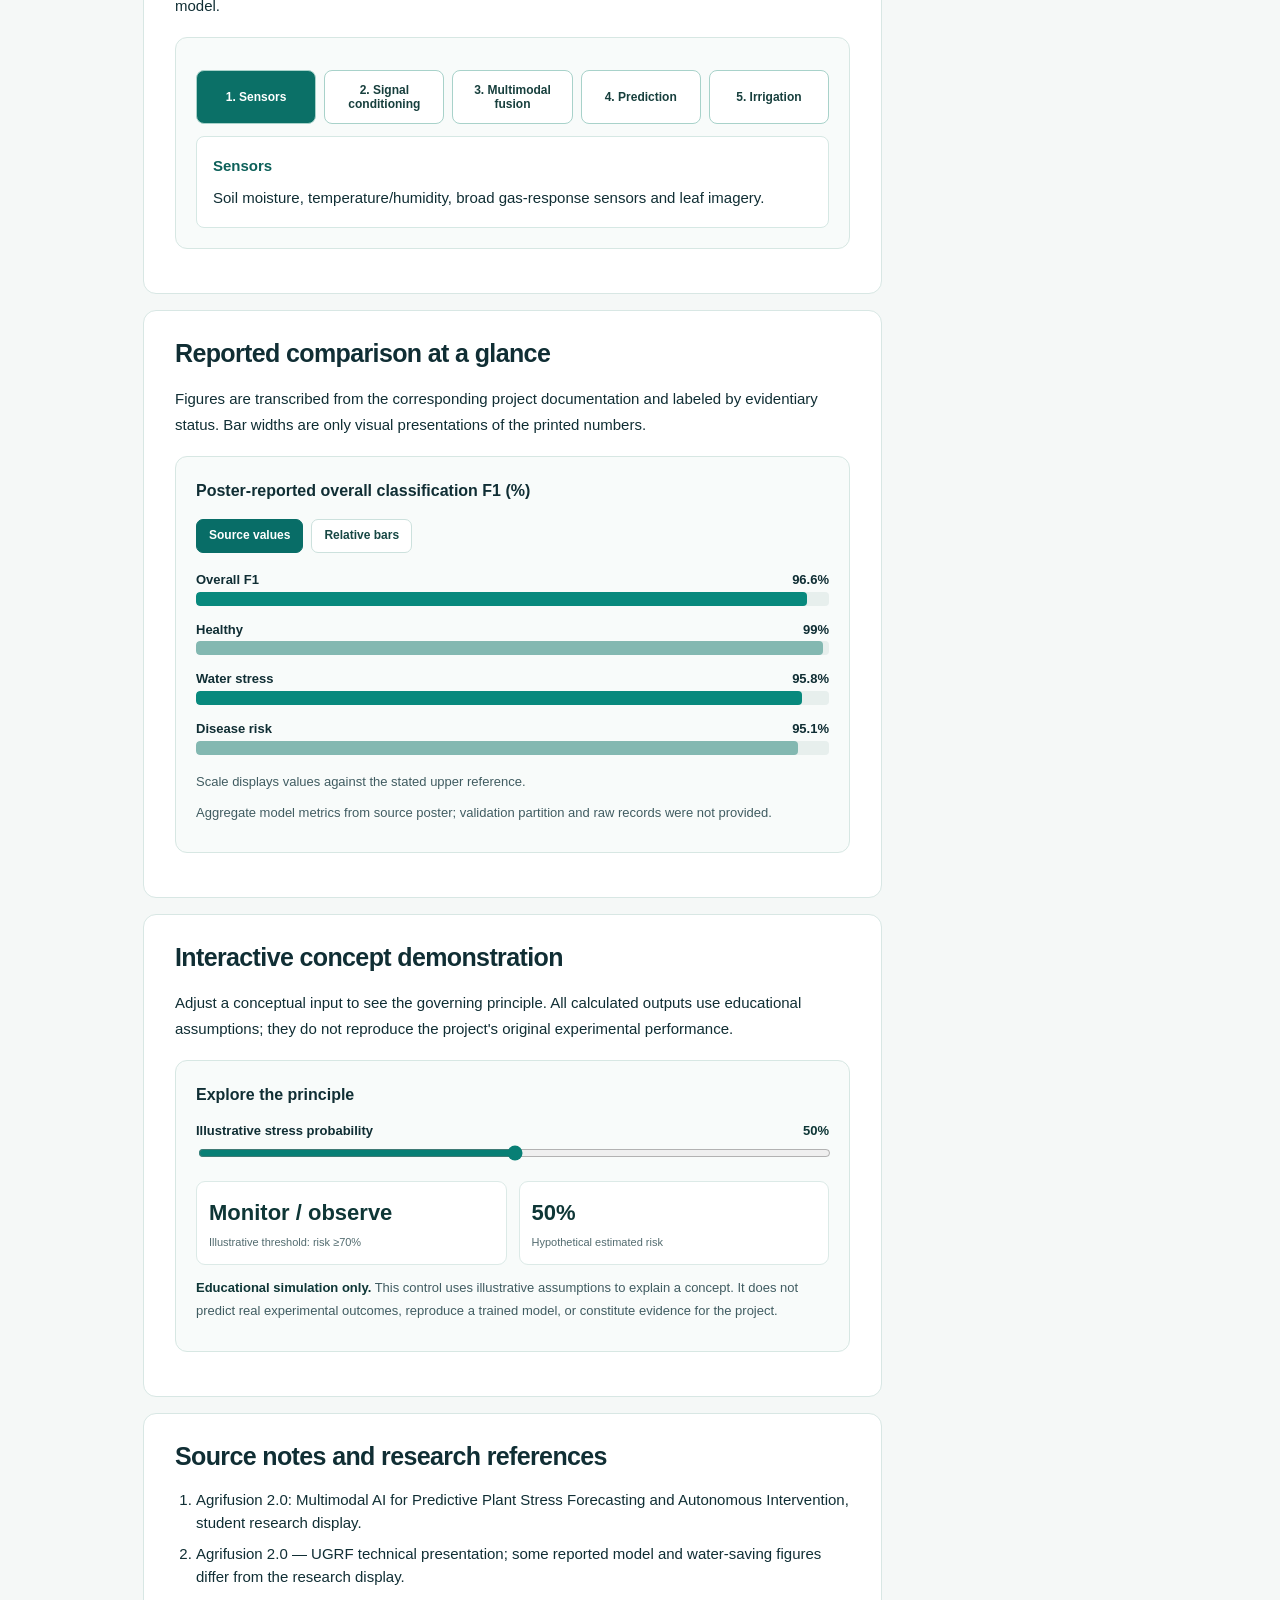
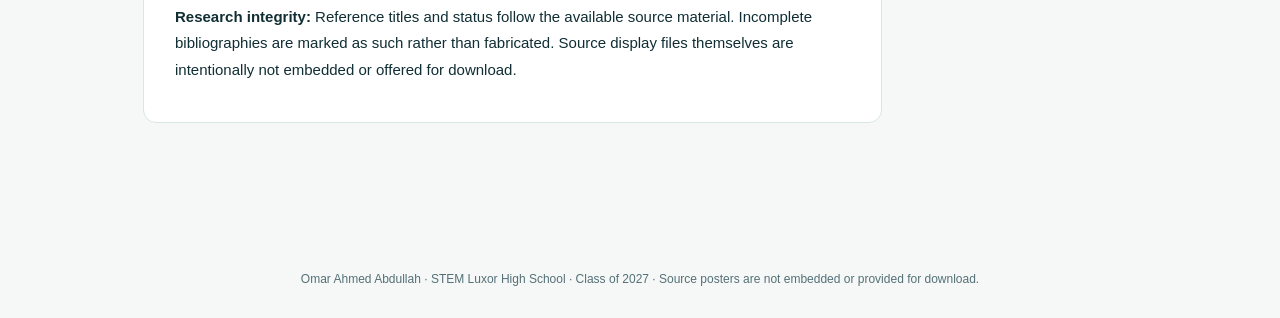
<file: projects/agrifusion.html>
<!DOCTYPE html><html lang="en"><head><meta charset="utf-8"><meta name="viewport" content="width=device-width,initial-scale=1"><meta name="description" content="A multimodal plant-health platform combining soil sensing, environmental monitoring, VOC-responsive signals, leaf imagery, ML classification, and forecasting to support preemptive irrigation."><title>Agrifusion 2.0 — Predictive Plant-Stress Monitoring | Omar Ahmed Abdullah</title><style>:root{--bg:#f5f8f7;--paper:#fff;--ink:#102e34;--muted:#547077;--line:#d8e7e4;--teal:#007c72}*{box-sizing:border-box}html{scroll-behavior:smooth}body{margin:0;background:var(--bg);color:var(--ink);font:15px/1.75 Inter,"Segoe UI",Arial,sans-serif}a{color:var(--teal);text-underline-offset:3px}a:focus-visible{outline:3px solid #0fc5b5;outline-offset:4px}header{background:#082a30;color:#f1fbfa;padding:22px max(calc((100vw - 1050px)/2),26px)}header a{color:#e6fbf9;text-decoration:none;font-size:13px;font-weight:700}header nav{display:flex;gap:22px;flex-wrap:wrap}main{max-width:1050px;margin:auto;padding:50px 28px 100px}.eyebrow{font-size:11px;color:var(--teal);letter-spacing:.14em;font-weight:800;text-transform:uppercase}h1{font-size:clamp(30px,5vw,54px);line-height:1.14;letter-spacing:-.045em;margin:12px 0 20px}h2{font-size:25px;letter-spacing:-.025em;line-height:1.3;margin:0 0 16px}h3{font-size:17px;margin:15px 0 5px}p{margin:0 0 13px}ul,ol{margin:8px 0 16px;padding-left:23px}li{margin:7px 0}.lead{font-size:18px;color:#385b63;max-width:860px}.intro{padding:0 0 28px;border-bottom:1px solid var(--line)}.chips{display:flex;flex-wrap:wrap;gap:9px;margin-top:17px}.chip{background:#e4f3ef;color:#13554f;padding:4px 11px;border-radius:30px;font-size:11px;font-weight:750}.note{background:#eaf3f1;border-left:4px solid #009888;padding:17px 22px;margin:20px 0;border-radius:0 9px 9px 0;font-size:13px}.sections{display:grid;grid-template-columns:minmax(0,1fr) 230px;gap:25px;margin-top:32px}.content section{background:var(--paper);border:1px solid var(--line);border-radius:13px;padding:26px 31px;margin-bottom:16px;overflow-wrap:anywhere}.sidebar{position:sticky;top:24px;height:max-content;background:var(--paper);border:1px solid var(--line);border-radius:12px;padding:23px}.sidebar h2{font-size:13px;margin:0 0 15px;text-transform:uppercase;letter-spacing:.06em}.sidebar a{display:block;padding:6px 0;font-size:12px;text-decoration:none}.sidebar a:hover{text-decoration:underline}table{border-collapse:collapse;width:100%;font-size:13px;min-width:400px}th,td{text-align:left;padding:11px 12px;border-bottom:1px solid var(--line);vertical-align:top}th{background:#eaf4f2;color:#15534e;font-weight:800}.table-scroll{overflow-x:auto}code{background:#ecf3f2;padding:2px 5px;border-radius:4px}footer{padding:30px;text-align:center;color:var(--muted);font-size:12px}strong{color:#0e3636}@media(max-width:850px){.sections{grid-template-columns:1fr}.sidebar{position:static;order:-1}.content section{padding:24px 20px}}</style><meta name="robots" content="index,follow"><link rel="canonical" href="https://omarahmed202008-bot.github.io/projects/agrifusion.html"><meta property="og:type" content="article"><meta property="og:site_name" content="Omar Ahmed Abdullah | Academic Portfolio"><meta property="og:url" content="https://omarahmed202008-bot.github.io/projects/agrifusion.html"><meta property="og:title" content="agrifusion | Student Research Case Study"><meta property="og:description" content="Evidence-aware research case study with methods, reported findings, and limitations."><link rel="stylesheet" href="../assets/enhancements.css"><script src="../assets/enhancements.js" defer></script></head><body data-project="agrifusion"><header><nav><a href="../index.html">← Academic Portfolio</a><a href="../index.html#research">Research Index</a><a href="../index.html#leadership">Leadership</a><a href="../cv.html">Academic CV</a><a href="../index.html#contact">Contact</a></nav></header><main><div class="intro"><span class="eyebrow">Detailed research case study · Environmental engineering research</span><h1>Agrifusion 2.0 — Predictive Plant-Stress Monitoring</h1><p class="lead">A multimodal plant-health platform combining soil sensing, environmental monitoring, VOC-responsive signals, leaf imagery, ML classification, and forecasting to support preemptive irrigation.</p><div class="chips"><span class="chip">Precision Agriculture</span><span class="chip">Sensor Fusion</span><span class="chip">TinyML</span><span class="chip">Simulation and Prediction</span></div><div class="note"><b>Documentation status:</b> The project poster describes an 11,000-record historical dataset and software-in-the-loop validation; its rover, on-device AI, irrigation savings and physical trials should not be collapsed into one experimentally proven result. A later presentation reports additional claims that need independent data confirmation. <b>Source:</b> Agrifusion 2.0 scientific poster and UGRF presentation; poster author line identifies Moaz Mohamed and Mostafa Mohamed. This page is an independently written account of source content—not a reproduction of its original display material.</div></div><div class="quick-actions"><button class="action-pill" type="button" data-citation-copy>Copy citation</button><button class="action-pill" type="button" data-download-summary>Download accessible summary (.txt)</button><button class="action-pill" type="button" data-print-project>Print / Save PDF</button></div>
<div class="research-integrity"><strong>Research status:</strong> Documented student project. Technical descriptions and reported findings have been checked against available project materials. Research publication, independent replication and individual contributions are identified separately where relevant.</div>
<div class="sections"><div class="content"><section id="s1"><h2>Problem, motivation and engineering question</h2><p>Conventional agriculture often identifies stress after leaves visibly wilt or develop disease symptoms. Soil-only thresholds and occasional manual inspection may miss earlier physiological changes, leading to mistimed watering and inefficient use of resources. The proposal asks whether a low-cost, autonomous, edge-capable system can combine visual, environmental, and VOC-related signals to forecast plant stress before visible symptoms while controlling irrigation demand.</p></section><section id="s2"><h2>Biological indicators and sensing</h2><ul><li><b>Root-zone water:</b> capacitive soil-moisture sensing converted toward volumetric water content after calibration.</li><li><b>Climate:</b> temperature and humidity sampling to interpret environmental stress.</li><li><b>Gas-response signals:</b> MQ-135-type metal-oxide sensor array used as a broad gas-response proxy rather than a chemically selective VOC analyzer.</li><li><b>Leaf imaging:</b> ESP32-CAM captures leaf color/texture information, with green-index features and image embeddings.</li><li><b>Optional electrophysiology:</b> discussed as an additional exploratory modality, not demonstrated as essential in the available result tables.</li></ul><p>The poster discusses baseline resistance ratios (<code>R_s/R_0</code>) and sensor drift correction. Claims that a general MQ-135 response can identify specific plant-emitted compounds require specialist validation.</p></section><section id="s3"><h2>Hardware and operation</h2><p>The proposed hardware combines an ESP32-S3 processing board, ADS1115-style analog sampling, camera module, environmental sensors, optional solar-assisted mobile four-wheel rover, peristaltic pumps and MOSFET drivers. The design aims to scan multiple plants rather than install a complete sensing node on every pot.</p><p>An example closed-loop decision sequence is: acquire measurements → preprocess and fuse signals → infer plant condition and forecast risk → trigger targeted watering if the risk threshold is exceeded → record the action locally and report it to a dashboard. The poster describes a 30-second sensing/inference cycle and a predicted-risk threshold above 0.7.</p></section><section id="s4"><h2>Learning architecture and research aims</h2><p>The poster discusses Random Forest, LightGBM and MobileNet-based image embeddings for classifications of <b>Healthy</b>, <b>Needs Water</b>, and <b>Possible Disease</b>. Fused tabular features and image embeddings feed models that distinguish current plant condition. An LSTM or temporal convolutional architecture is described for 6–12-hour forecasts. TinyML quantization is part of the edge-deployment plan.</p><p>The explicit design objectives include a >0.90 F1 target, pre-symptomatic stress forecasting, closed-loop irrigation and >20% water saving versus less adaptive strategies. Targets and experimental findings are different things.</p></section><section id="s5"><h2>Poster-reported dataset and validation</h2><p>The poster describes 11,000 synchronized historical data points associated with an earlier stationary Agrifusion prototype, an 80/20 validation split, and software-in-the-loop testing. It presents results as retrospective model evaluation against historical sensor and moisture behavior, not as an independently established large-scale farm outcome.</p><div class="table-scroll"><table><thead><tr><th>Classification</th><th>Precision</th><th>Recall</th><th>F1</th></tr></thead><tbody><tr><td>Healthy</td><td>99.1%</td><td>98.8%</td><td>99.0%</td></tr><tr><td>Water stress</td><td>96.5%</td><td>95.2%</td><td>95.8%</td></tr><tr><td>Disease risk</td><td>94.2%</td><td>96.1%</td><td>95.1%</td></tr><tr><td>Overall</td><td>96.6%</td><td>96.7%</td><td>96.6%</td></tr></tbody></table></div><p>All values above are transcribed from the project poster's reported test summary. They are not re-calculated from a supplied confusion matrix or underlying dataset.</p></section><section id="s6"><h2>Forecasting and irrigation model</h2><div class="table-scroll"><table><thead><tr><th>Forecast horizon</th><th>Reported error (MAE)</th><th>Reported confidence</th></tr></thead><tbody><tr><td>1 hour</td><td>±1.2%</td><td>98%</td></tr><tr><td>6 hours</td><td>±3.5%</td><td>94%</td></tr><tr><td>12 hours</td><td>±6.1%</td><td>82%</td></tr></tbody></table></div><p>The poster concludes that six-hour lead time was successfully validated in its sequence analysis. Its software-in-the-loop irrigation example lists 28 daily timer-based events, 18 reactive events and 12 optimized events. Estimated relative water usage is shown as 100% baseline, 78% reactive, and approximately 65% optimized. These are modeled/projected quantities.</p><p>A later slide presentation uses an approximately 94.2% F1 figure and a projected 40% water reduction, which do not match the poster's 96.6% overall F1 and approximate 35% modeled saving exactly. The portfolio retains each document's respective numbers and avoids presenting either as independently confirmed field performance.</p></section><section id="s7"><h2>Evaluation metrics, deployment and safety</h2><p>Classification evaluation uses precision, recall and F1 because class imbalance can make accuracy misleading; forecasting uses absolute and root-mean-square error concepts. The poster references IEC 60529 enclosure-rating considerations and safety discussion for agricultural automation. It does not provide an independent IP65 certificate or field-safety assessment.</p><p>Important limitations include environmental confounding of gas sensors, lighting variation in images, potential data leakage in time-series train/test splits, generalization from stationary data to a moving rover, inference memory limits, and the difference between a simulated controller and a physically measured water-saving outcome.</p></section><section id="s8"><h2>Authorship, evidence and next steps</h2><p>The displayed poster lists Moaz Mohamed and Mostafa Mohamed as authors. Other communications link the Agrifusion program to the user's EISTF silver medal, but the available poster does not independently identify Omar Ahmed Abdullah as a named author. Specific individual research contributions and the relationship between Agrifusion versions should be documented before they are attributed publicly.</p><p>Future evidence should include dataset documentation, train/test partitions, confusion matrices, forecasting curves, edge inference measurements, independently observed irrigation volumes, and team-authorship clarification.</p></section><section id="contributions"><h2>Research team &amp; contributions</h2><p><strong>Project contributors:</strong> Names in available Agrifusion 2.0 research materials: Moaz Mohamed and Mostafa Mohamed. Additional team roles and version-specific contributions to be clarified.</p><p><strong>My individual contributions:</strong> Detailed responsibility breakdown to be added after author confirmation. The project content below describes the documented work and does not assign every team result to one member.</p></section>
<section id="documentation"><h2>Research documentation &amp; results</h2><p><b>Documented source:</b> Agrifusion 2.0 source research display and UGRF presentation, author attributions as printed. Unpublished student-project materials; no journal DOI.</p><p><b>What the materials contain:</b> Reported historical data evaluation, software-in-the-loop irrigation comparisons and design plan; physical field deployment and the 40% saving claim have not been verified from logs.</p><p><b>Source review:</b> The project information on this page has been cross-checked against the available project materials. Numerical findings are reported as stated in those materials; this is source verification, not independent replication or peer review.</p></section>
<section id="interactive-architecture"><h2>Explore the technical architecture</h2><p>Explore the flow of information and control in this project. This interaction summarizes the documented architecture; it is not an executable reconstruction of the original hardware or trained model.</p><div class="project-explorer" data-architecture></div></section>
<section id="comparison-chart"><h2>Reported comparison at a glance</h2><p>Figures are transcribed from the corresponding project documentation and labeled by evidentiary status. Bar widths are only visual presentations of the printed numbers.</p><div class="project-explorer" data-chart></div></section>
<section id="illustrative-demo"><h2>Interactive concept demonstration</h2><p>Adjust a conceptual input to see the governing principle. All calculated outputs use educational assumptions; they do not reproduce the project's original experimental performance.</p><div class="project-explorer" data-demo></div></section>
<section id="source-references"><h2>Source notes and research references</h2><ol class="ref-list"><li>Agrifusion 2.0: Multimodal AI for Predictive Plant Stress Forecasting and Autonomous Intervention, student research display.</li><li>Agrifusion 2.0 — UGRF technical presentation; some reported model and water-saving figures differ from the research display.</li></ol><p><b>Research integrity:</b> Reference titles and status follow the available source material. Incomplete bibliographies are marked as such rather than fabricated. Source display files themselves are intentionally not embedded or offered for download.</p></section></div><aside class="sidebar"><h2>On this page</h2><a href="#contributions">Contributions & authorship</a><a href="#documentation">Documentation status</a><a href="#interactive-architecture">Architecture explorer</a><a href="#comparison-chart">Results visualization</a><a href="#illustrative-demo">Educational simulation</a><a href="#source-references">References</a><a href="#s1">Problem, motivation and engineering question</a><a href="#s2">Biological indicators and sensing</a><a href="#s3">Hardware and operation</a><a href="#s4">Learning architecture and research aims</a><a href="#s5">Poster-reported dataset and validation</a><a href="#s6">Forecasting and irrigation model</a><a href="#s7">Evaluation metrics, deployment and safety</a><a href="#s8">Authorship, evidence and next steps</a><a href="../index.html#research">← All projects</a></aside></div></main><footer>Omar Ahmed Abdullah · STEM Luxor High School · Class of 2027 · Source posters are not embedded or provided for download.</footer></body></html>
</file>
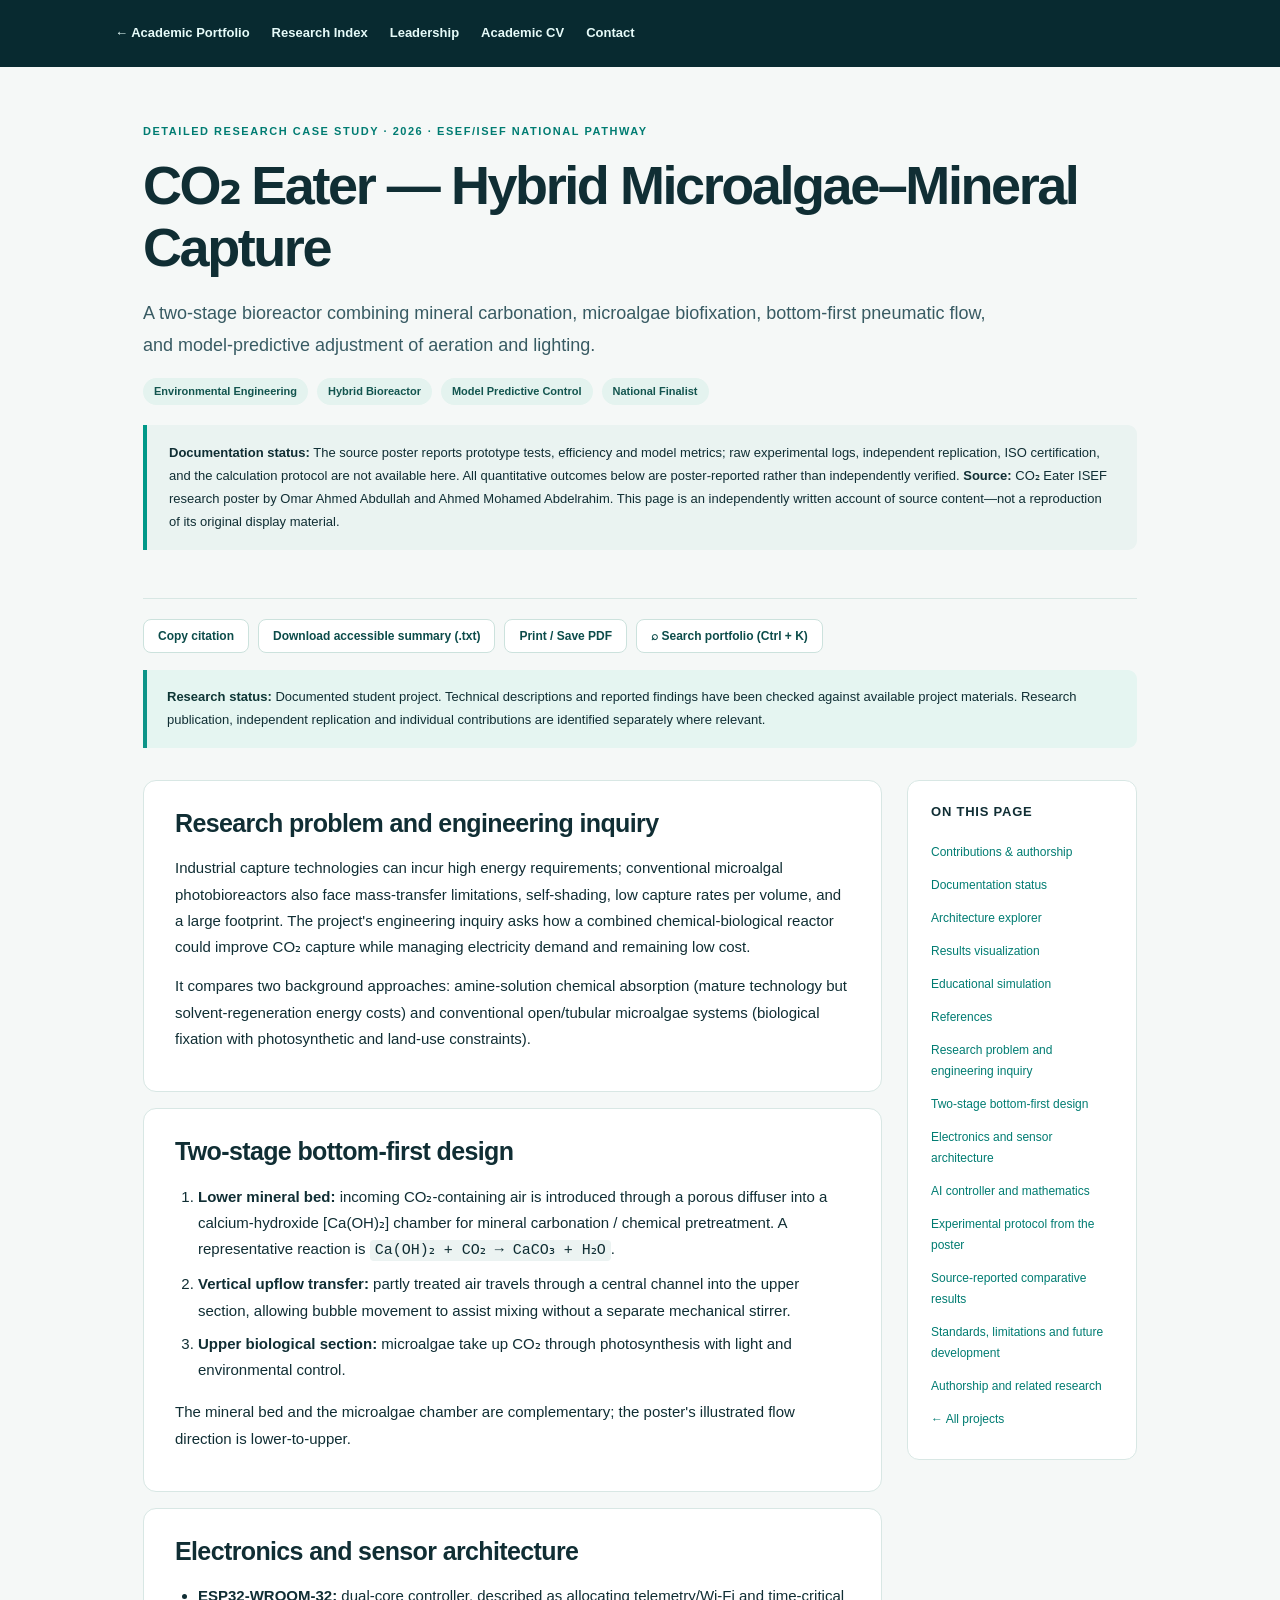
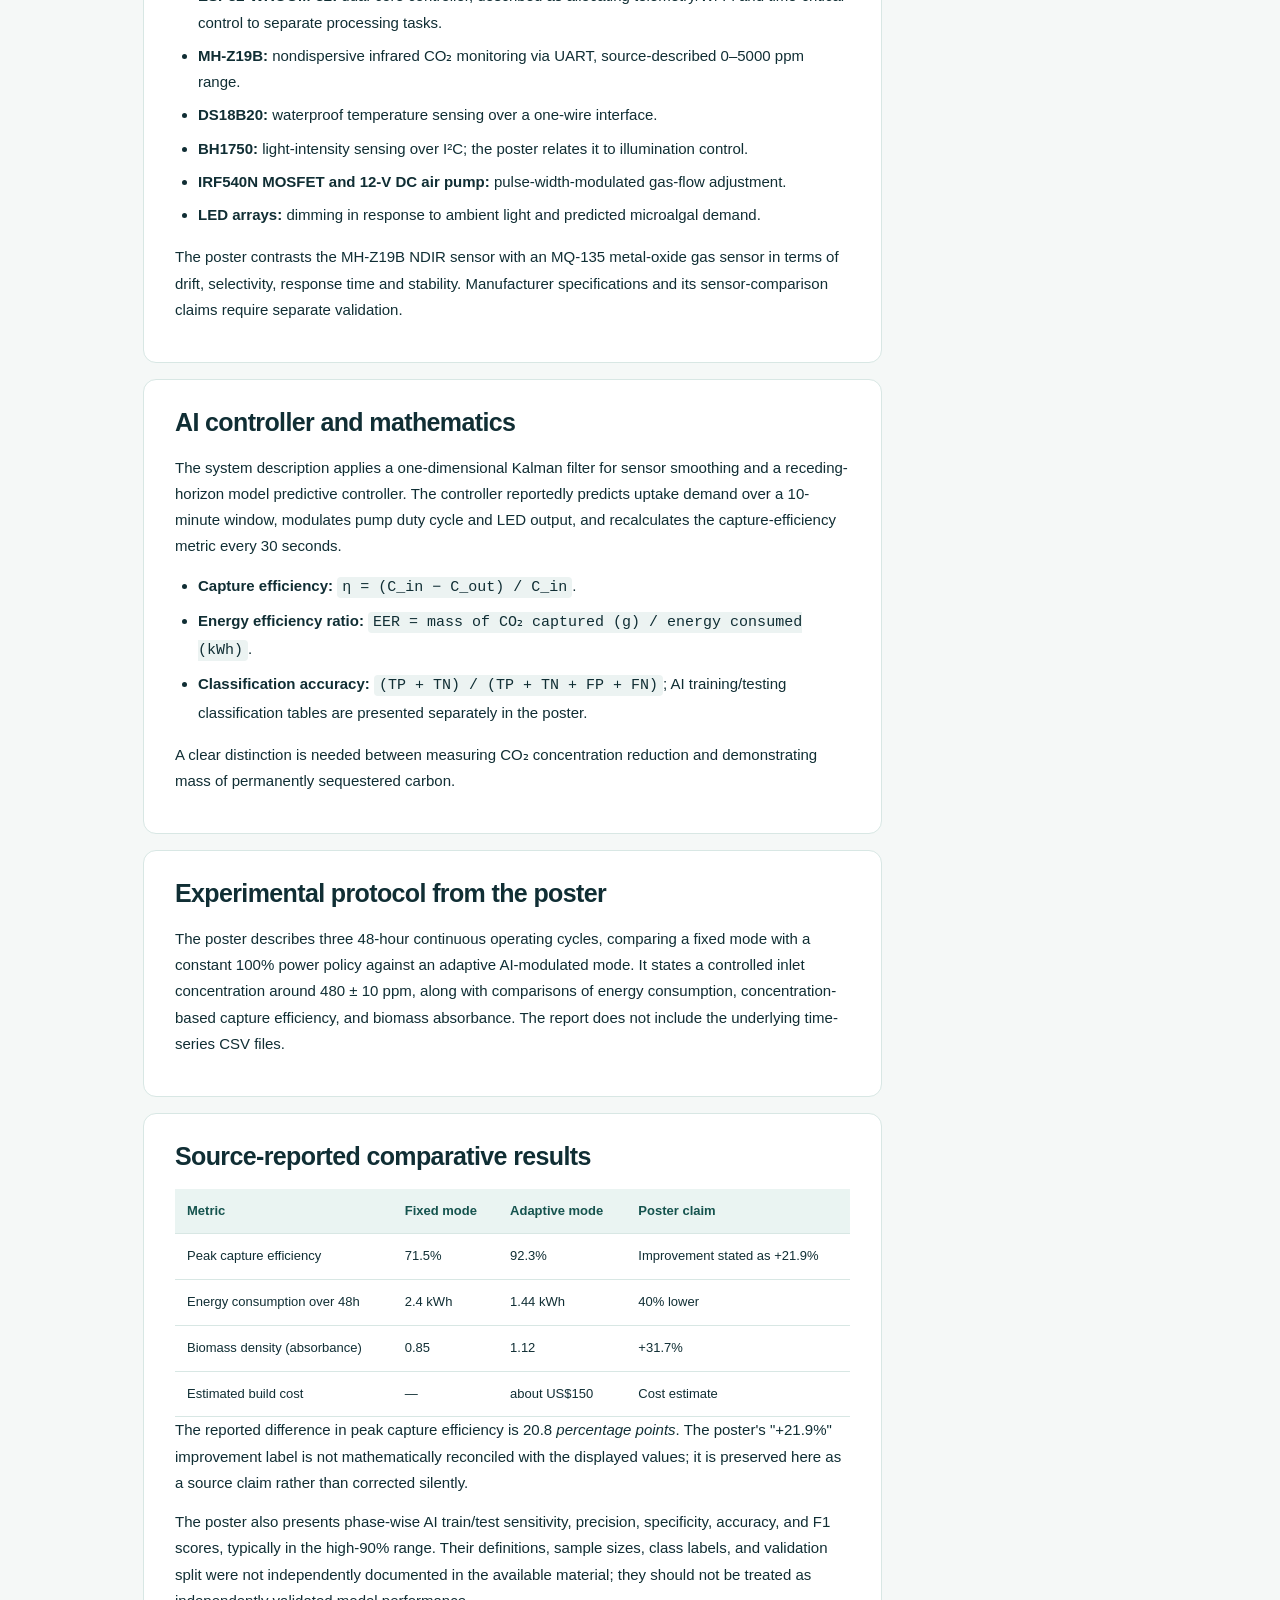
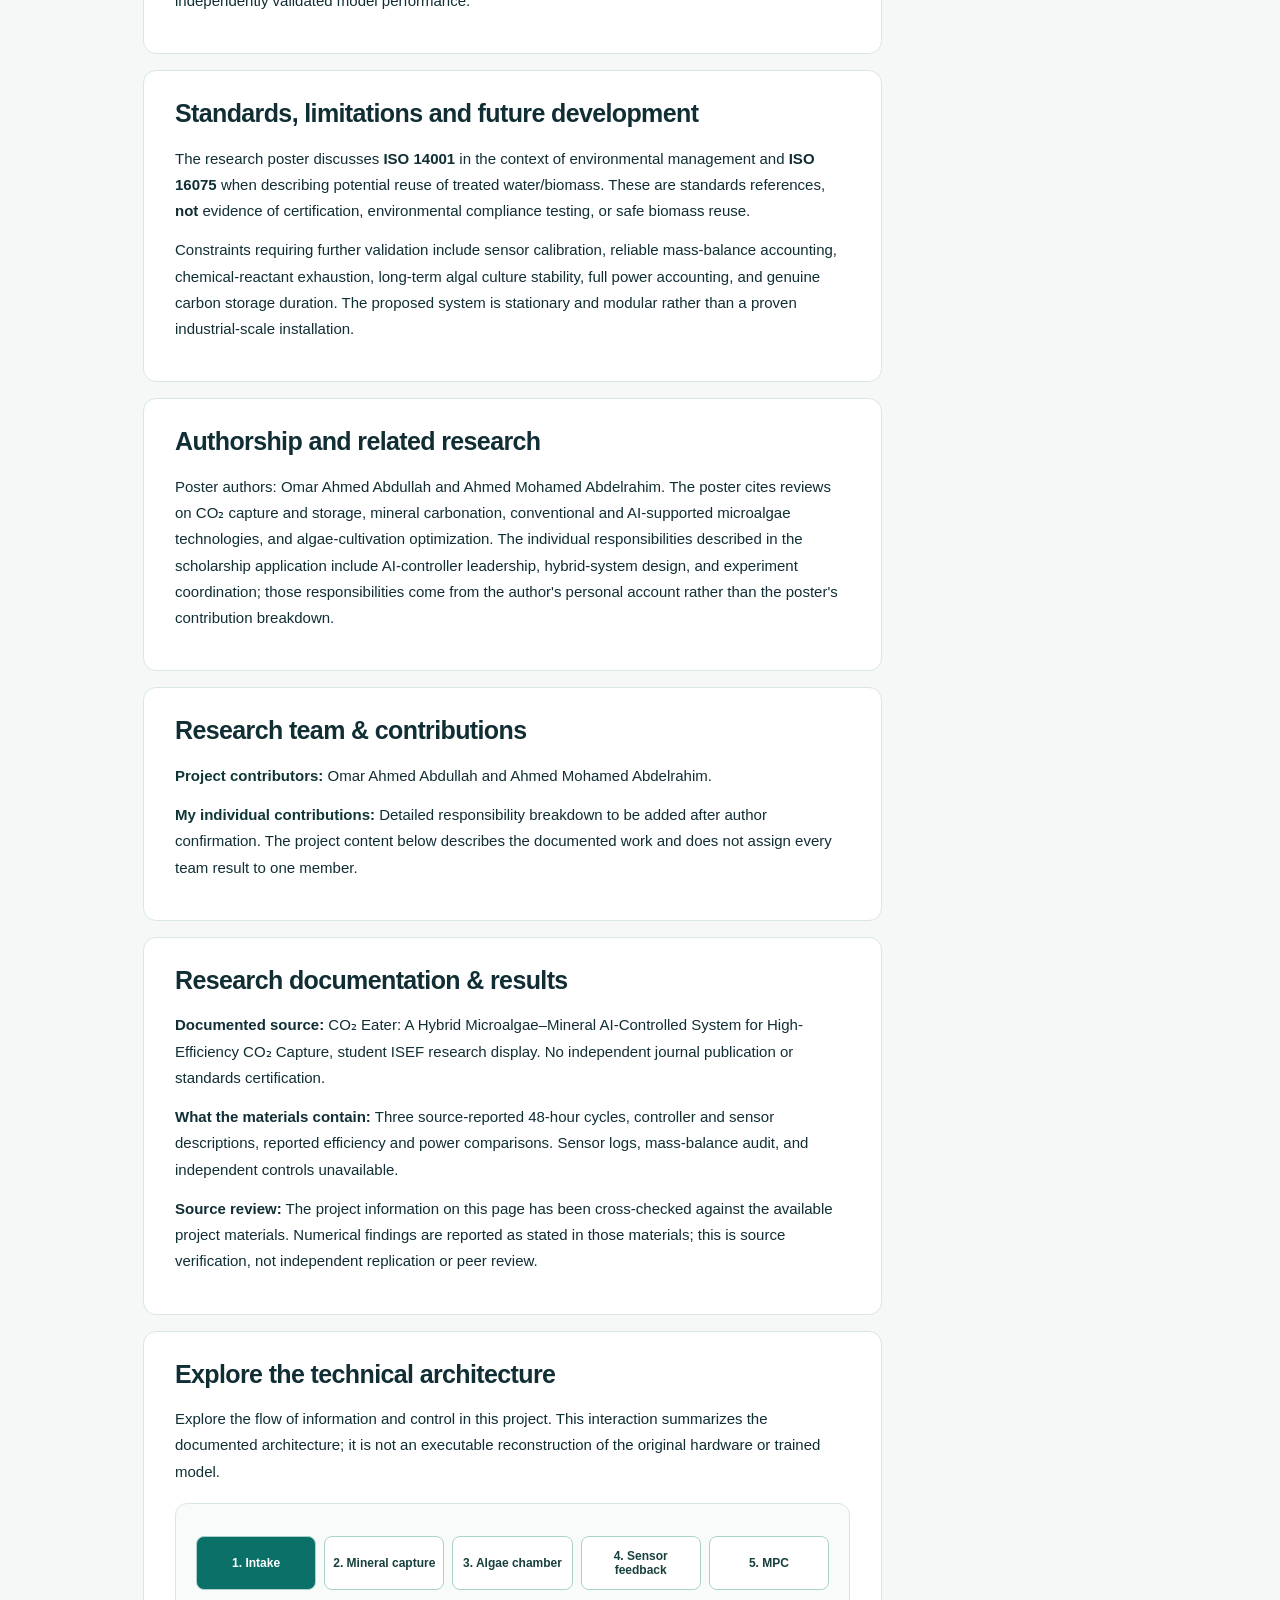
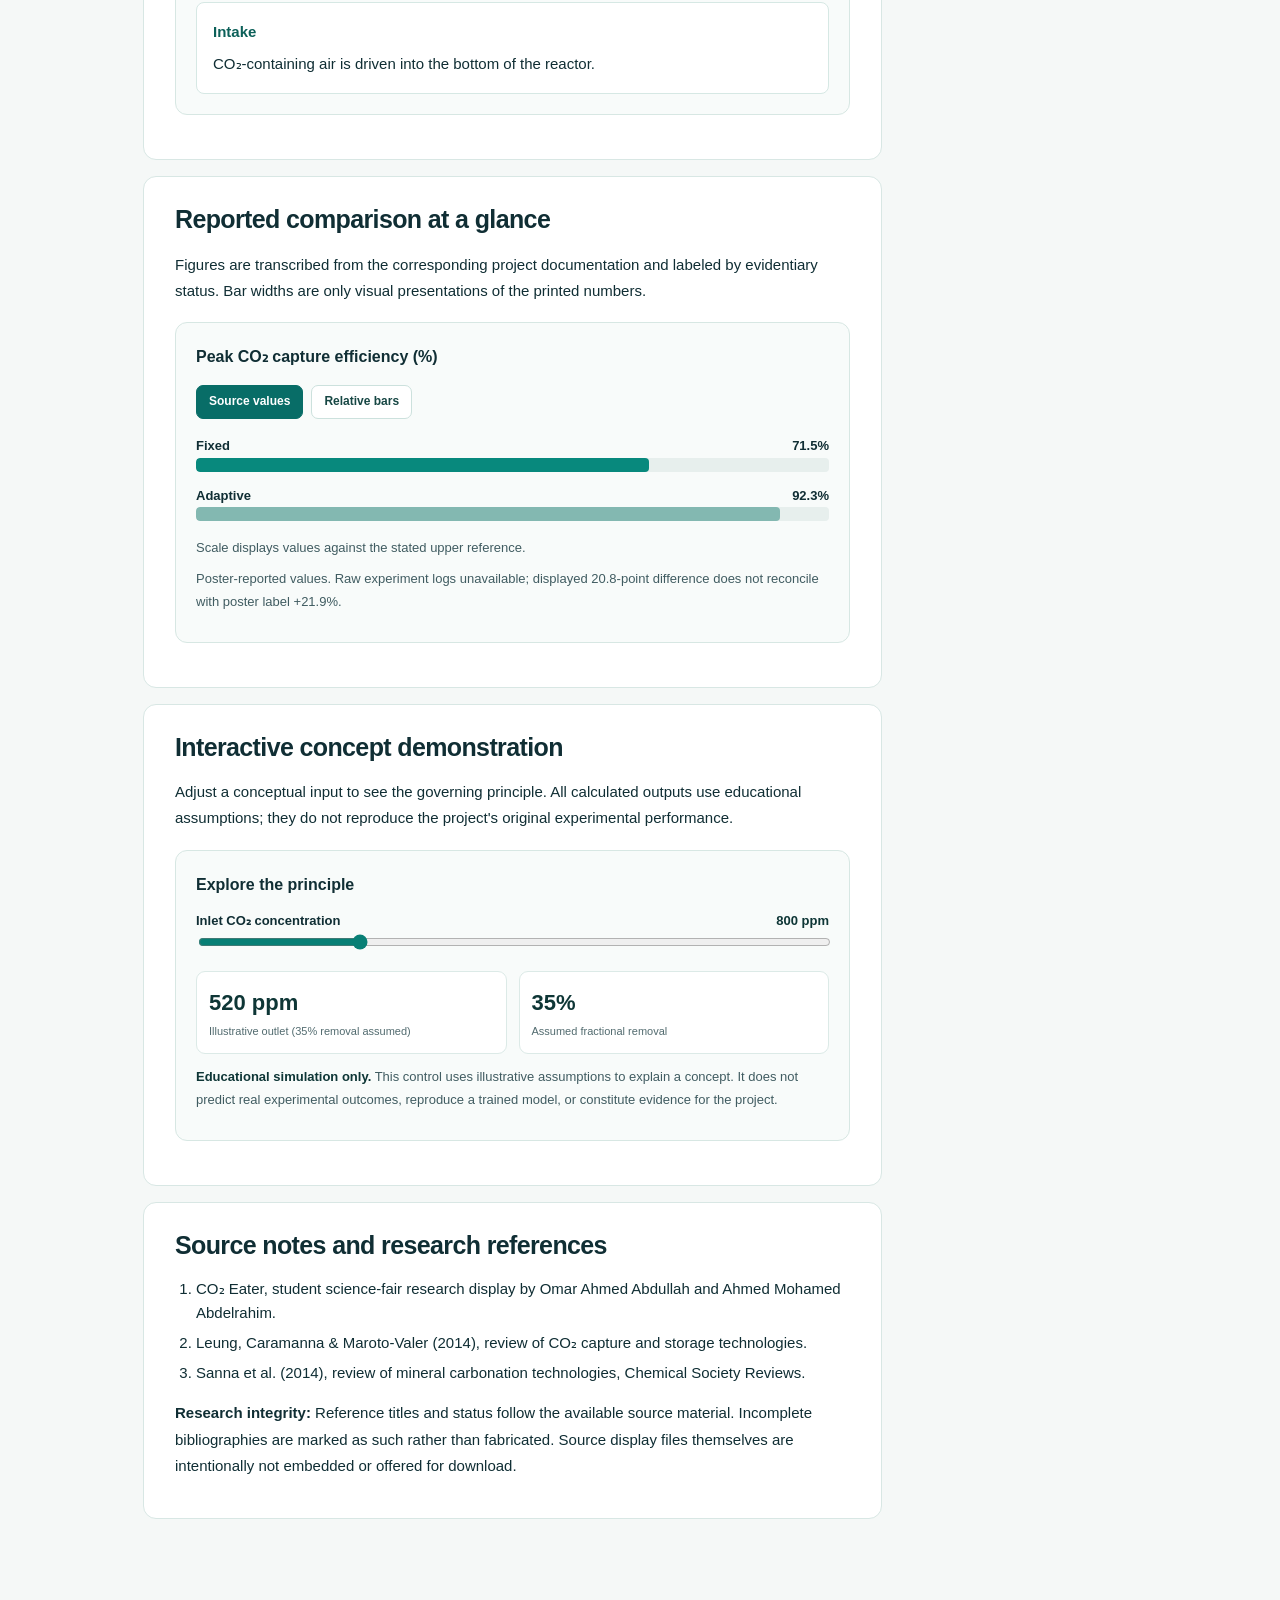
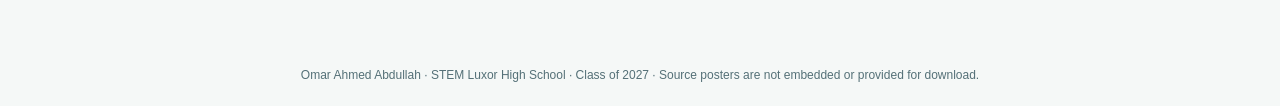
<file: projects/co2-capture.html>
<!DOCTYPE html><html lang="en"><head><meta charset="utf-8"><meta name="viewport" content="width=device-width,initial-scale=1"><meta name="description" content="A two-stage bioreactor combining mineral carbonation, microalgae biofixation, bottom-first pneumatic flow, and model-predictive adjustment of aeration and lighting."><title>CO₂ Eater — Hybrid Microalgae–Mineral Capture | Omar Ahmed Abdullah</title><style>:root{--bg:#f5f8f7;--paper:#fff;--ink:#102e34;--muted:#547077;--line:#d8e7e4;--teal:#007c72}*{box-sizing:border-box}html{scroll-behavior:smooth}body{margin:0;background:var(--bg);color:var(--ink);font:15px/1.75 Inter,"Segoe UI",Arial,sans-serif}a{color:var(--teal);text-underline-offset:3px}a:focus-visible{outline:3px solid #0fc5b5;outline-offset:4px}header{background:#082a30;color:#f1fbfa;padding:22px max(calc((100vw - 1050px)/2),26px)}header a{color:#e6fbf9;text-decoration:none;font-size:13px;font-weight:700}header nav{display:flex;gap:22px;flex-wrap:wrap}main{max-width:1050px;margin:auto;padding:50px 28px 100px}.eyebrow{font-size:11px;color:var(--teal);letter-spacing:.14em;font-weight:800;text-transform:uppercase}h1{font-size:clamp(30px,5vw,54px);line-height:1.14;letter-spacing:-.045em;margin:12px 0 20px}h2{font-size:25px;letter-spacing:-.025em;line-height:1.3;margin:0 0 16px}h3{font-size:17px;margin:15px 0 5px}p{margin:0 0 13px}ul,ol{margin:8px 0 16px;padding-left:23px}li{margin:7px 0}.lead{font-size:18px;color:#385b63;max-width:860px}.intro{padding:0 0 28px;border-bottom:1px solid var(--line)}.chips{display:flex;flex-wrap:wrap;gap:9px;margin-top:17px}.chip{background:#e4f3ef;color:#13554f;padding:4px 11px;border-radius:30px;font-size:11px;font-weight:750}.note{background:#eaf3f1;border-left:4px solid #009888;padding:17px 22px;margin:20px 0;border-radius:0 9px 9px 0;font-size:13px}.sections{display:grid;grid-template-columns:minmax(0,1fr) 230px;gap:25px;margin-top:32px}.content section{background:var(--paper);border:1px solid var(--line);border-radius:13px;padding:26px 31px;margin-bottom:16px;overflow-wrap:anywhere}.sidebar{position:sticky;top:24px;height:max-content;background:var(--paper);border:1px solid var(--line);border-radius:12px;padding:23px}.sidebar h2{font-size:13px;margin:0 0 15px;text-transform:uppercase;letter-spacing:.06em}.sidebar a{display:block;padding:6px 0;font-size:12px;text-decoration:none}.sidebar a:hover{text-decoration:underline}table{border-collapse:collapse;width:100%;font-size:13px;min-width:400px}th,td{text-align:left;padding:11px 12px;border-bottom:1px solid var(--line);vertical-align:top}th{background:#eaf4f2;color:#15534e;font-weight:800}.table-scroll{overflow-x:auto}code{background:#ecf3f2;padding:2px 5px;border-radius:4px}footer{padding:30px;text-align:center;color:var(--muted);font-size:12px}strong{color:#0e3636}@media(max-width:850px){.sections{grid-template-columns:1fr}.sidebar{position:static;order:-1}.content section{padding:24px 20px}}</style><meta name="robots" content="index,follow"><link rel="canonical" href="https://omarahmed202008-bot.github.io/projects/co2-capture.html"><meta property="og:type" content="article"><meta property="og:site_name" content="Omar Ahmed Abdullah | Academic Portfolio"><meta property="og:url" content="https://omarahmed202008-bot.github.io/projects/co2-capture.html"><meta property="og:title" content="co2 capture | Student Research Case Study"><meta property="og:description" content="Evidence-aware research case study with methods, reported findings, and limitations."><link rel="stylesheet" href="../assets/enhancements.css"><script src="../assets/enhancements.js" defer></script></head><body data-project="co2-capture"><header><nav><a href="../index.html">← Academic Portfolio</a><a href="../index.html#research">Research Index</a><a href="../index.html#leadership">Leadership</a><a href="../cv.html">Academic CV</a><a href="../index.html#contact">Contact</a></nav></header><main><div class="intro"><span class="eyebrow">Detailed research case study · 2026 · ESEF/ISEF national pathway</span><h1>CO₂ Eater — Hybrid Microalgae–Mineral Capture</h1><p class="lead">A two-stage bioreactor combining mineral carbonation, microalgae biofixation, bottom-first pneumatic flow, and model-predictive adjustment of aeration and lighting.</p><div class="chips"><span class="chip">Environmental Engineering</span><span class="chip">Hybrid Bioreactor</span><span class="chip">Model Predictive Control</span><span class="chip">National Finalist</span></div><div class="note"><b>Documentation status:</b> The source poster reports prototype tests, efficiency and model metrics; raw experimental logs, independent replication, ISO certification, and the calculation protocol are not available here. All quantitative outcomes below are poster-reported rather than independently verified. <b>Source:</b> CO₂ Eater ISEF research poster by Omar Ahmed Abdullah and Ahmed Mohamed Abdelrahim. This page is an independently written account of source content—not a reproduction of its original display material.</div></div><div class="quick-actions"><button class="action-pill" type="button" data-citation-copy>Copy citation</button><button class="action-pill" type="button" data-download-summary>Download accessible summary (.txt)</button><button class="action-pill" type="button" data-print-project>Print / Save PDF</button></div>
<div class="research-integrity"><strong>Research status:</strong> Documented student project. Technical descriptions and reported findings have been checked against available project materials. Research publication, independent replication and individual contributions are identified separately where relevant.</div>
<div class="sections"><div class="content"><section id="s1"><h2>Research problem and engineering inquiry</h2><p>Industrial capture technologies can incur high energy requirements; conventional microalgal photobioreactors also face mass-transfer limitations, self-shading, low capture rates per volume, and a large footprint. The project's engineering inquiry asks how a combined chemical-biological reactor could improve CO₂ capture while managing electricity demand and remaining low cost.</p><p>It compares two background approaches: amine-solution chemical absorption (mature technology but solvent-regeneration energy costs) and conventional open/tubular microalgae systems (biological fixation with photosynthetic and land-use constraints).</p></section><section id="s2"><h2>Two-stage bottom-first design</h2><ol><li><b>Lower mineral bed:</b> incoming CO₂-containing air is introduced through a porous diffuser into a calcium-hydroxide [Ca(OH)₂] chamber for mineral carbonation / chemical pretreatment. A representative reaction is <code>Ca(OH)₂ + CO₂ → CaCO₃ + H₂O</code>.</li><li><b>Vertical upflow transfer:</b> partly treated air travels through a central channel into the upper section, allowing bubble movement to assist mixing without a separate mechanical stirrer.</li><li><b>Upper biological section:</b> microalgae take up CO₂ through photosynthesis with light and environmental control.</li></ol><p>The mineral bed and the microalgae chamber are complementary; the poster's illustrated flow direction is lower-to-upper.</p></section><section id="s3"><h2>Electronics and sensor architecture</h2><ul><li><b>ESP32-WROOM-32:</b> dual-core controller, described as allocating telemetry/Wi-Fi and time-critical control to separate processing tasks.</li><li><b>MH-Z19B:</b> nondispersive infrared CO₂ monitoring via UART, source-described 0–5000 ppm range.</li><li><b>DS18B20:</b> waterproof temperature sensing over a one-wire interface.</li><li><b>BH1750:</b> light-intensity sensing over I²C; the poster relates it to illumination control.</li><li><b>IRF540N MOSFET and 12-V DC air pump:</b> pulse-width-modulated gas-flow adjustment.</li><li><b>LED arrays:</b> dimming in response to ambient light and predicted microalgal demand.</li></ul><p>The poster contrasts the MH-Z19B NDIR sensor with an MQ-135 metal-oxide gas sensor in terms of drift, selectivity, response time and stability. Manufacturer specifications and its sensor-comparison claims require separate validation.</p></section><section id="s4"><h2>AI controller and mathematics</h2><p>The system description applies a one-dimensional Kalman filter for sensor smoothing and a receding-horizon model predictive controller. The controller reportedly predicts uptake demand over a 10-minute window, modulates pump duty cycle and LED output, and recalculates the capture-efficiency metric every 30 seconds.</p><ul><li><b>Capture efficiency:</b> <code>η = (C_in − C_out) / C_in</code>.</li><li><b>Energy efficiency ratio:</b> <code>EER = mass of CO₂ captured (g) / energy consumed (kWh)</code>.</li><li><b>Classification accuracy:</b> <code>(TP + TN) / (TP + TN + FP + FN)</code>; AI training/testing classification tables are presented separately in the poster.</li></ul><p>A clear distinction is needed between measuring CO₂ concentration reduction and demonstrating mass of permanently sequestered carbon.</p></section><section id="s5"><h2>Experimental protocol from the poster</h2><p>The poster describes three 48-hour continuous operating cycles, comparing a fixed mode with a constant 100% power policy against an adaptive AI-modulated mode. It states a controlled inlet concentration around 480 ± 10 ppm, along with comparisons of energy consumption, concentration-based capture efficiency, and biomass absorbance. The report does not include the underlying time-series CSV files.</p></section><section id="s6"><h2>Source-reported comparative results</h2><div class="table-scroll"><table><thead><tr><th>Metric</th><th>Fixed mode</th><th>Adaptive mode</th><th>Poster claim</th></tr></thead><tbody><tr><td>Peak capture efficiency</td><td>71.5%</td><td>92.3%</td><td>Improvement stated as +21.9%</td></tr><tr><td>Energy consumption over 48h</td><td>2.4 kWh</td><td>1.44 kWh</td><td>40% lower</td></tr><tr><td>Biomass density (absorbance)</td><td>0.85</td><td>1.12</td><td>+31.7%</td></tr><tr><td>Estimated build cost</td><td>—</td><td>about US$150</td><td>Cost estimate</td></tr></tbody></table></div><p>The reported difference in peak capture efficiency is 20.8 <em>percentage points</em>. The poster's "+21.9%" improvement label is not mathematically reconciled with the displayed values; it is preserved here as a source claim rather than corrected silently.</p><p>The poster also presents phase-wise AI train/test sensitivity, precision, specificity, accuracy, and F1 scores, typically in the high-90% range. Their definitions, sample sizes, class labels, and validation split were not independently documented in the available material; they should not be treated as independently validated model performance.</p></section><section id="s7"><h2>Standards, limitations and future development</h2><p>The research poster discusses <b>ISO 14001</b> in the context of environmental management and <b>ISO 16075</b> when describing potential reuse of treated water/biomass. These are standards references, <b>not</b> evidence of certification, environmental compliance testing, or safe biomass reuse.</p><p>Constraints requiring further validation include sensor calibration, reliable mass-balance accounting, chemical-reactant exhaustion, long-term algal culture stability, full power accounting, and genuine carbon storage duration. The proposed system is stationary and modular rather than a proven industrial-scale installation.</p></section><section id="s8"><h2>Authorship and related research</h2><p>Poster authors: Omar Ahmed Abdullah and Ahmed Mohamed Abdelrahim. The poster cites reviews on CO₂ capture and storage, mineral carbonation, conventional and AI-supported microalgae technologies, and algae-cultivation optimization. The individual responsibilities described in the scholarship application include AI-controller leadership, hybrid-system design, and experiment coordination; those responsibilities come from the author's personal account rather than the poster's contribution breakdown.</p></section><section id="contributions"><h2>Research team &amp; contributions</h2><p><strong>Project contributors:</strong> Omar Ahmed Abdullah and Ahmed Mohamed Abdelrahim.</p><p><strong>My individual contributions:</strong> Detailed responsibility breakdown to be added after author confirmation. The project content below describes the documented work and does not assign every team result to one member.</p></section>
<section id="documentation"><h2>Research documentation &amp; results</h2><p><b>Documented source:</b> CO₂ Eater: A Hybrid Microalgae–Mineral AI-Controlled System for High-Efficiency CO₂ Capture, student ISEF research display. No independent journal publication or standards certification.</p><p><b>What the materials contain:</b> Three source-reported 48-hour cycles, controller and sensor descriptions, reported efficiency and power comparisons. Sensor logs, mass-balance audit, and independent controls unavailable.</p><p><b>Source review:</b> The project information on this page has been cross-checked against the available project materials. Numerical findings are reported as stated in those materials; this is source verification, not independent replication or peer review.</p></section>
<section id="interactive-architecture"><h2>Explore the technical architecture</h2><p>Explore the flow of information and control in this project. This interaction summarizes the documented architecture; it is not an executable reconstruction of the original hardware or trained model.</p><div class="project-explorer" data-architecture></div></section>
<section id="comparison-chart"><h2>Reported comparison at a glance</h2><p>Figures are transcribed from the corresponding project documentation and labeled by evidentiary status. Bar widths are only visual presentations of the printed numbers.</p><div class="project-explorer" data-chart></div></section>
<section id="illustrative-demo"><h2>Interactive concept demonstration</h2><p>Adjust a conceptual input to see the governing principle. All calculated outputs use educational assumptions; they do not reproduce the project's original experimental performance.</p><div class="project-explorer" data-demo></div></section>
<section id="source-references"><h2>Source notes and research references</h2><ol class="ref-list"><li>CO₂ Eater, student science-fair research display by Omar Ahmed Abdullah and Ahmed Mohamed Abdelrahim.</li><li>Leung, Caramanna & Maroto-Valer (2014), review of CO₂ capture and storage technologies.</li><li>Sanna et al. (2014), review of mineral carbonation technologies, Chemical Society Reviews.</li></ol><p><b>Research integrity:</b> Reference titles and status follow the available source material. Incomplete bibliographies are marked as such rather than fabricated. Source display files themselves are intentionally not embedded or offered for download.</p></section></div><aside class="sidebar"><h2>On this page</h2><a href="#contributions">Contributions & authorship</a><a href="#documentation">Documentation status</a><a href="#interactive-architecture">Architecture explorer</a><a href="#comparison-chart">Results visualization</a><a href="#illustrative-demo">Educational simulation</a><a href="#source-references">References</a><a href="#s1">Research problem and engineering inquiry</a><a href="#s2">Two-stage bottom-first design</a><a href="#s3">Electronics and sensor architecture</a><a href="#s4">AI controller and mathematics</a><a href="#s5">Experimental protocol from the poster</a><a href="#s6">Source-reported comparative results</a><a href="#s7">Standards, limitations and future development</a><a href="#s8">Authorship and related research</a><a href="../index.html#research">← All projects</a></aside></div></main><footer>Omar Ahmed Abdullah · STEM Luxor High School · Class of 2027 · Source posters are not embedded or provided for download.</footer></body></html>
</file>
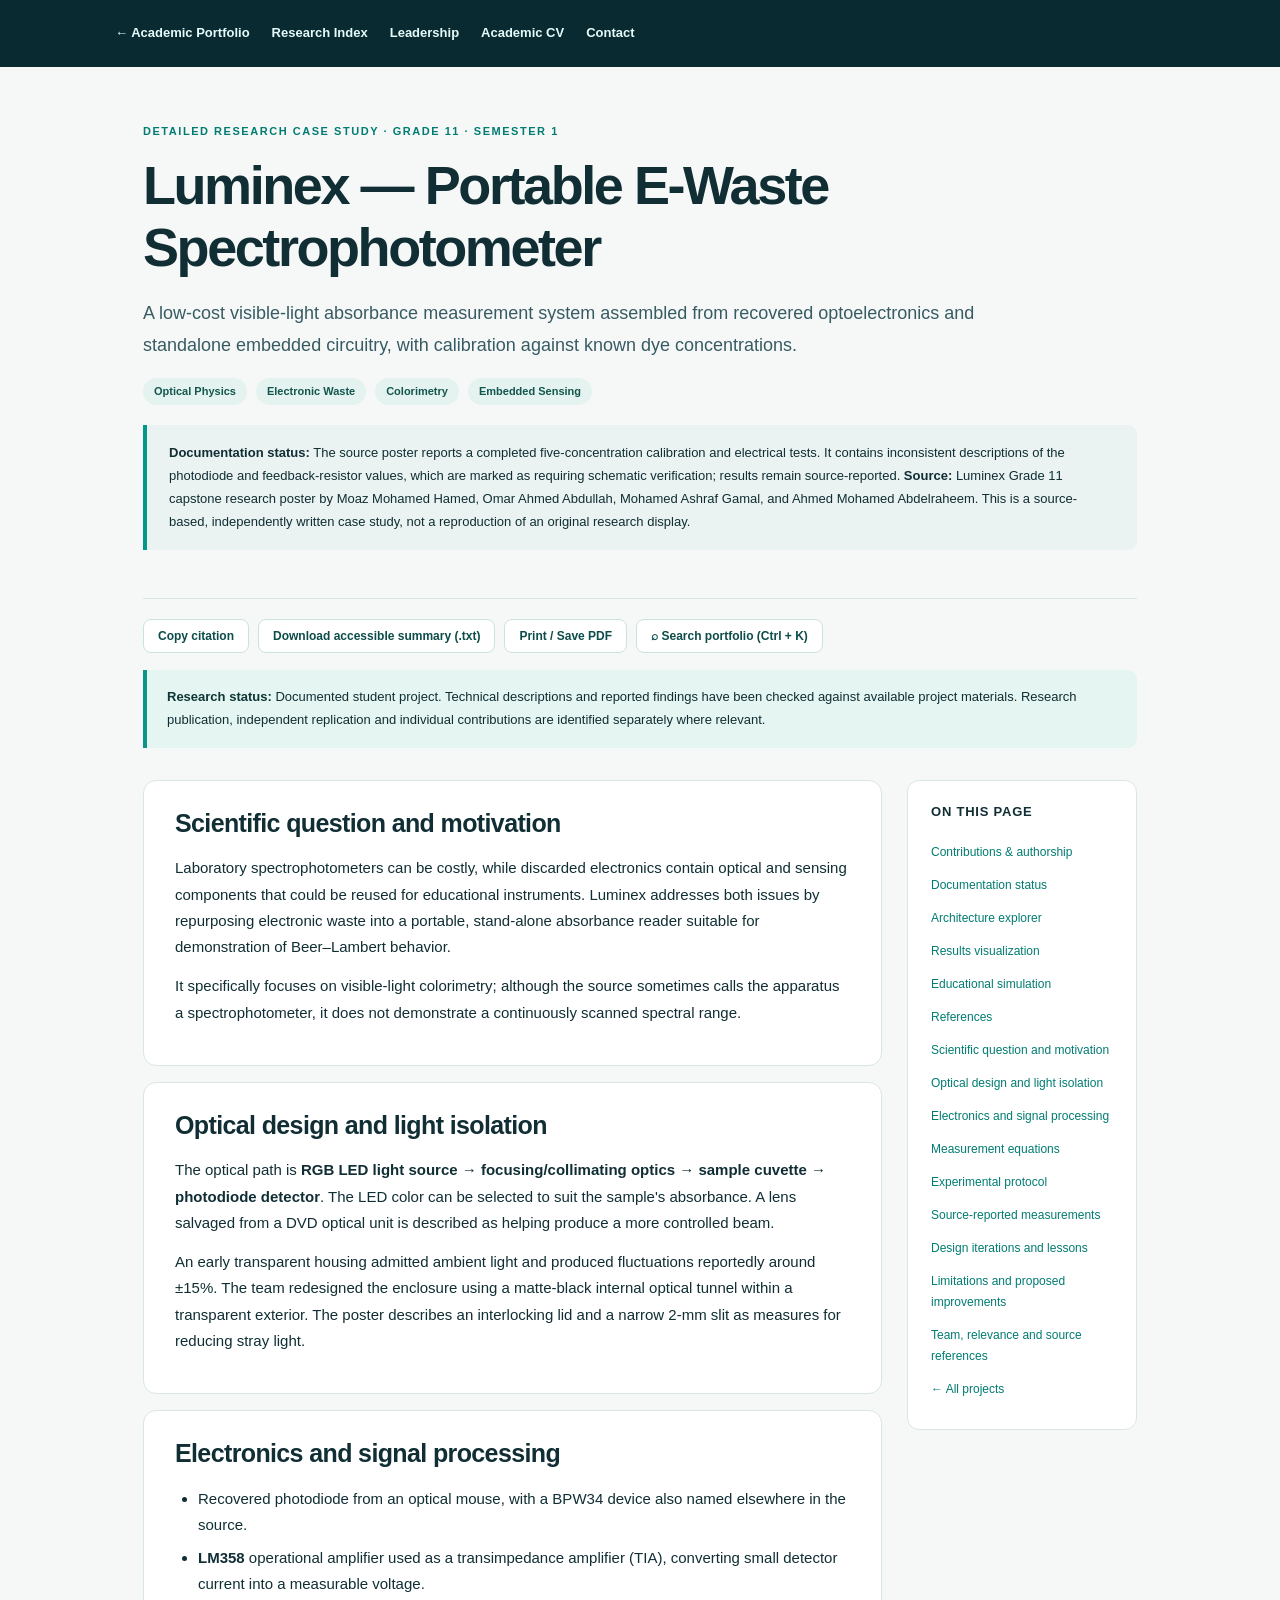
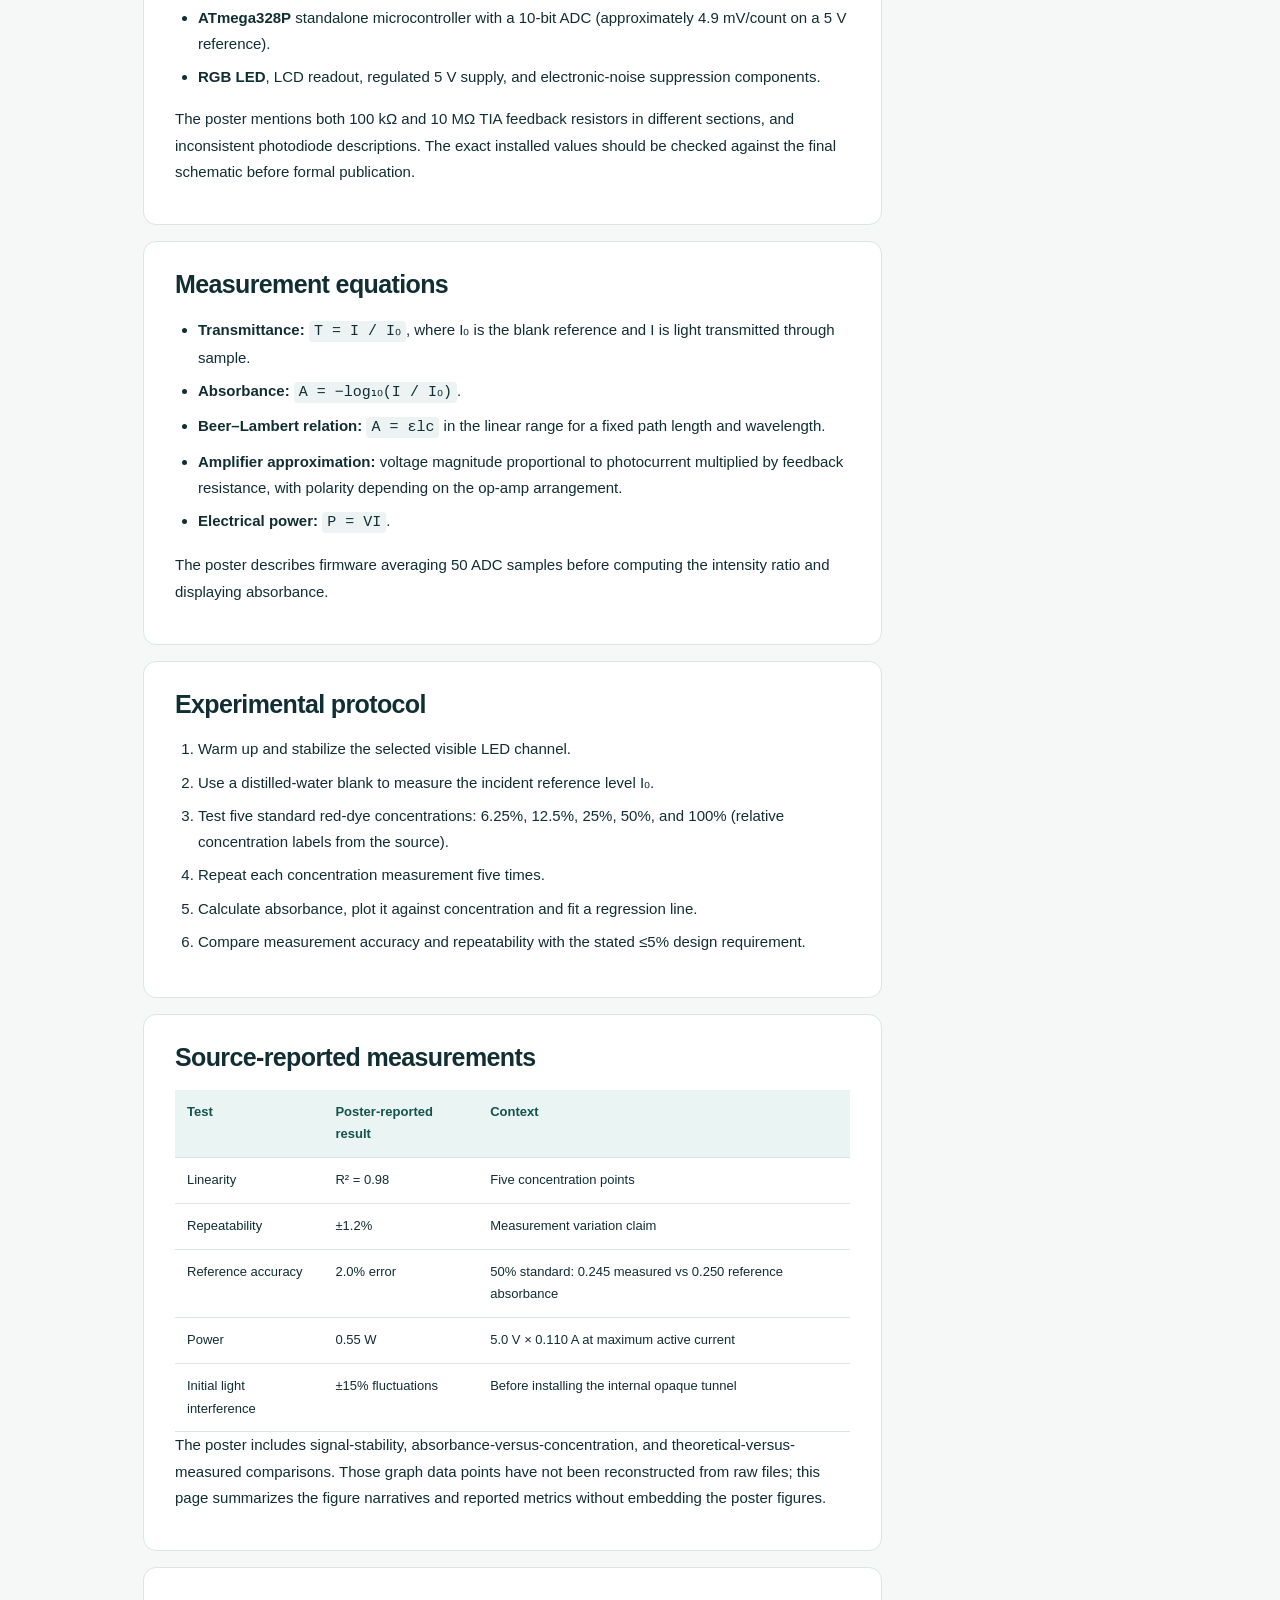
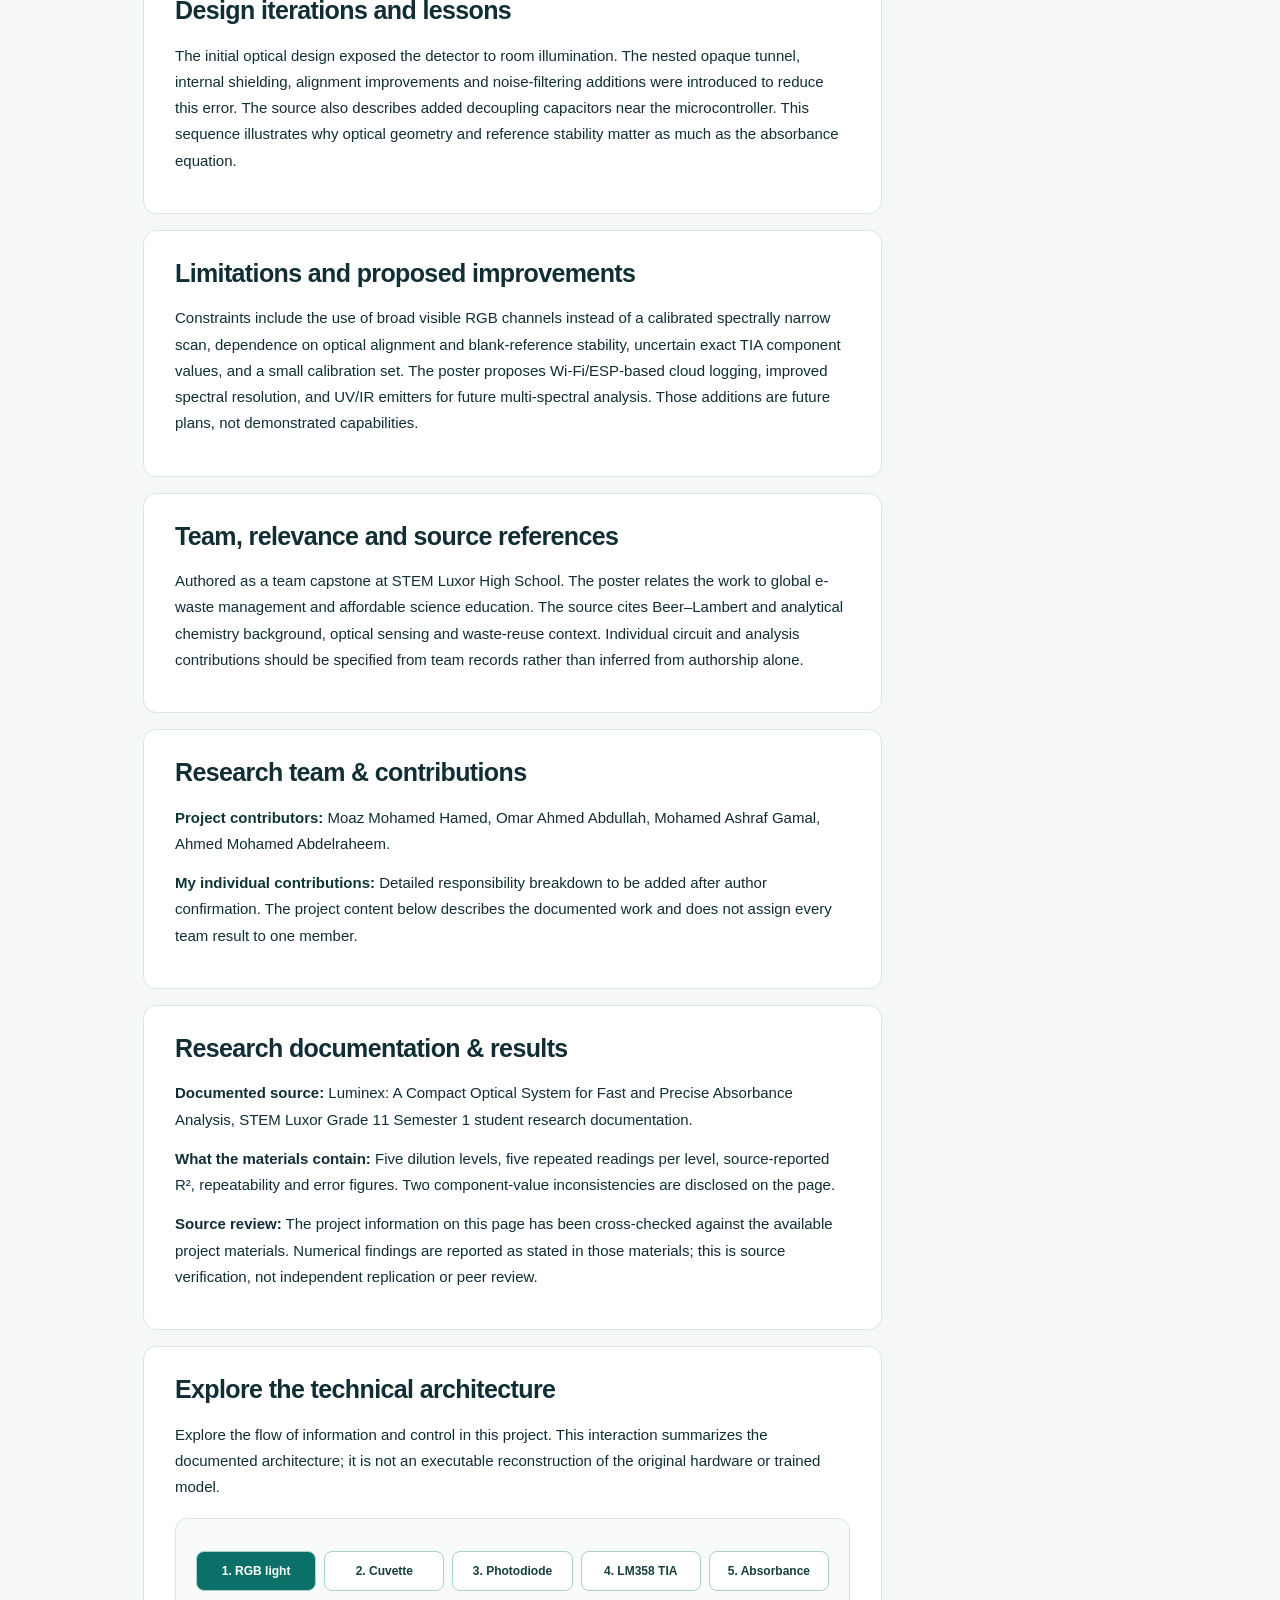
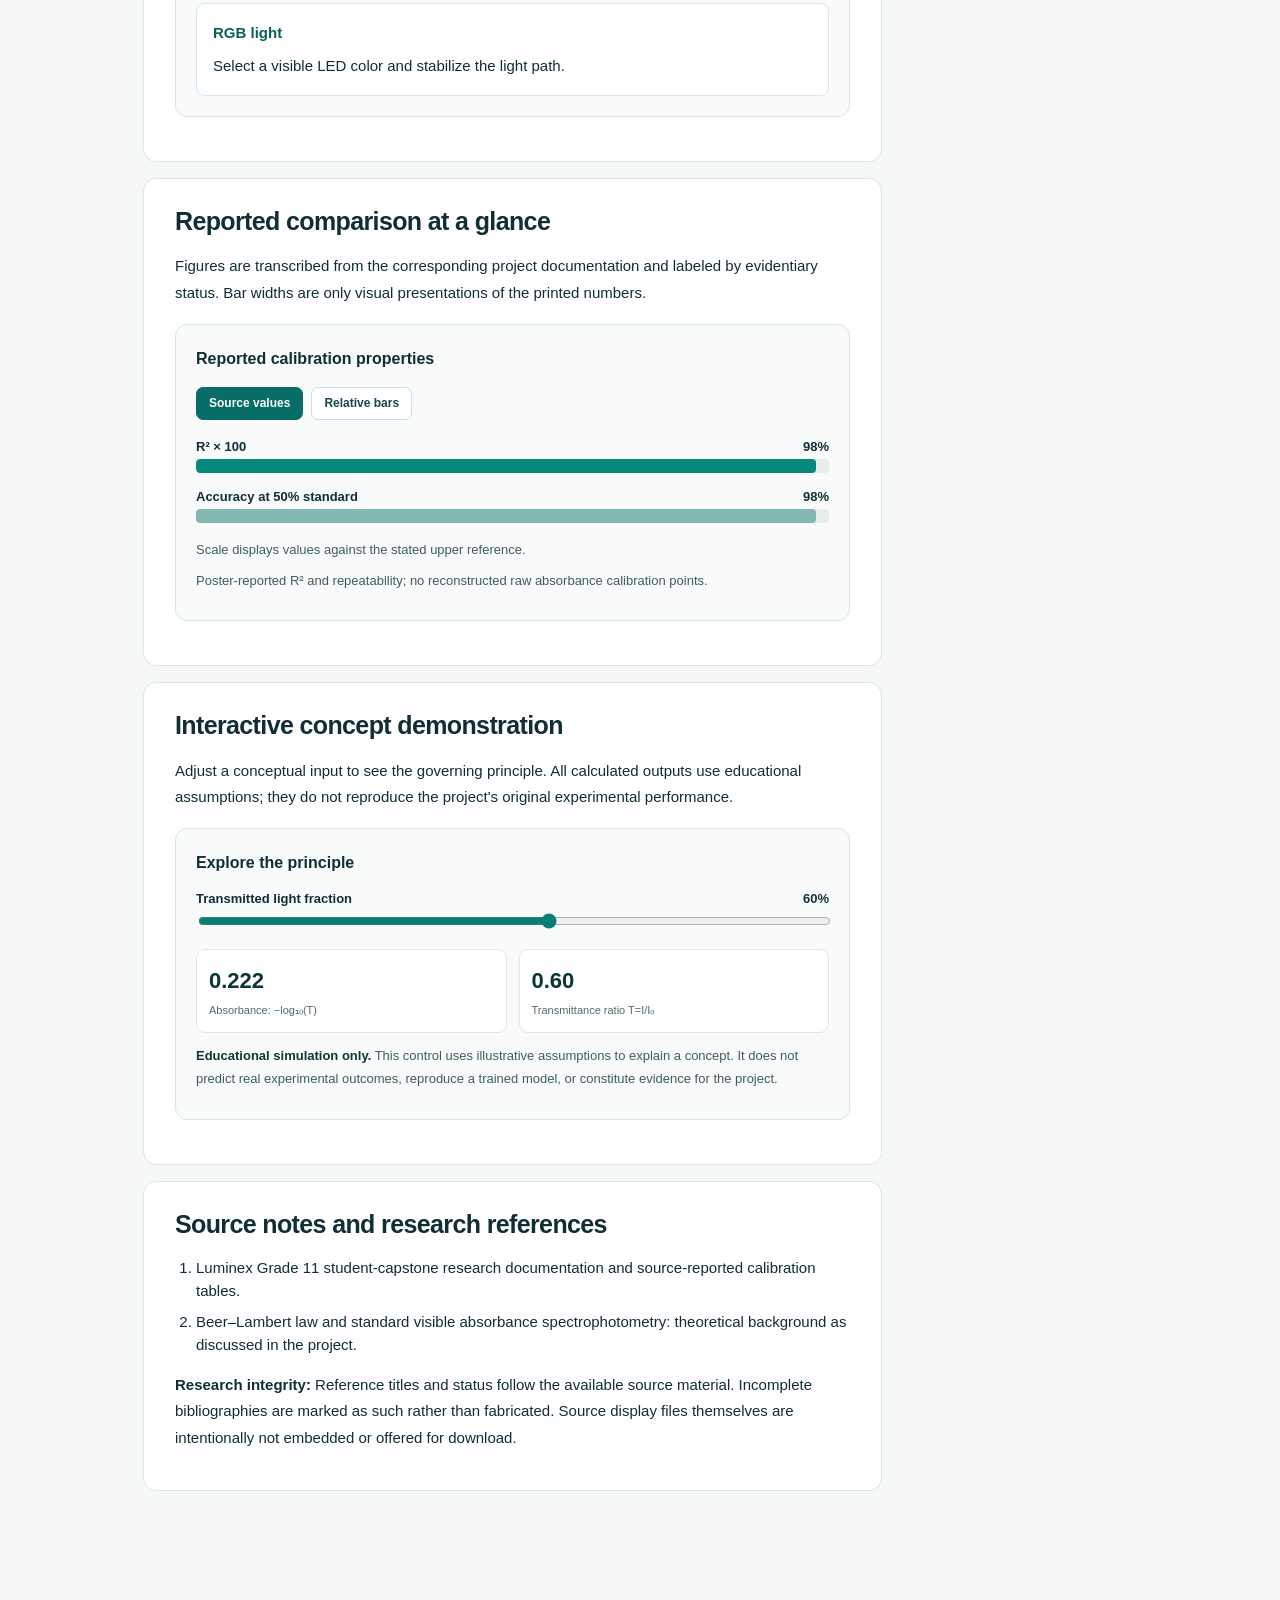
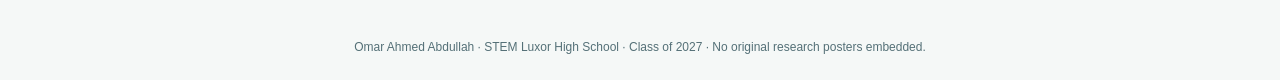
<file: projects/luminex.html>
<!DOCTYPE html><html lang="en"><head><meta charset="utf-8"><meta name="viewport" content="width=device-width,initial-scale=1"><meta name="description" content="A low-cost visible-light absorbance measurement system assembled from recovered optoelectronics and standalone embedded circuitry, with calibration against known dye concentrations."><title>Luminex — Portable E-Waste Spectrophotometer | Omar Ahmed Abdullah</title><style>:root{--bg:#f5f8f7;--paper:#fff;--ink:#102e34;--muted:#547077;--line:#d8e7e4;--teal:#007c72}*{box-sizing:border-box}html{scroll-behavior:smooth}body{margin:0;background:var(--bg);color:var(--ink);font:15px/1.75 Inter,"Segoe UI",Arial,sans-serif}a{color:var(--teal);text-underline-offset:3px}a:focus-visible{outline:3px solid #0fc5b5;outline-offset:4px}header{background:#082a30;color:#f1fbfa;padding:22px max(calc((100vw - 1050px)/2),26px)}header a{color:#e6fbf9;text-decoration:none;font-size:13px;font-weight:700}header nav{display:flex;gap:22px;flex-wrap:wrap}main{max-width:1050px;margin:auto;padding:50px 28px 100px}.eyebrow{font-size:11px;color:var(--teal);letter-spacing:.14em;font-weight:800;text-transform:uppercase}h1{font-size:clamp(30px,5vw,54px);line-height:1.14;letter-spacing:-.045em;margin:12px 0 20px}h2{font-size:25px;letter-spacing:-.025em;line-height:1.3;margin:0 0 16px}h3{font-size:17px;margin:15px 0 5px}p{margin:0 0 13px}ul,ol{margin:8px 0 16px;padding-left:23px}li{margin:7px 0}.lead{font-size:18px;color:#385b63;max-width:860px}.intro{padding:0 0 28px;border-bottom:1px solid var(--line)}.chips{display:flex;flex-wrap:wrap;gap:9px;margin-top:17px}.chip{background:#e4f3ef;color:#13554f;padding:4px 11px;border-radius:30px;font-size:11px;font-weight:750}.note{background:#eaf3f1;border-left:4px solid #009888;padding:17px 22px;margin:20px 0;border-radius:0 9px 9px 0;font-size:13px}.sections{display:grid;grid-template-columns:minmax(0,1fr) 230px;gap:25px;margin-top:32px}.content section{background:var(--paper);border:1px solid var(--line);border-radius:13px;padding:26px 31px;margin-bottom:16px;overflow-wrap:anywhere}.sidebar{position:sticky;top:24px;height:max-content;background:var(--paper);border:1px solid var(--line);border-radius:12px;padding:23px}.sidebar h2{font-size:13px;margin:0 0 15px;text-transform:uppercase;letter-spacing:.06em}.sidebar a{display:block;padding:6px 0;font-size:12px;text-decoration:none}.sidebar a:hover{text-decoration:underline}table{border-collapse:collapse;width:100%;font-size:13px;min-width:400px}th,td{text-align:left;padding:11px 12px;border-bottom:1px solid var(--line);vertical-align:top}th{background:#eaf4f2;color:#15534e;font-weight:800}.table-scroll{overflow-x:auto}code{background:#ecf3f2;padding:2px 5px;border-radius:4px}footer{padding:30px;text-align:center;color:var(--muted);font-size:12px}strong{color:#0e3636}@media(max-width:850px){.sections{grid-template-columns:1fr}.sidebar{position:static;order:-1}.content section{padding:24px 20px}}</style><meta name="robots" content="index,follow"><link rel="canonical" href="https://omarahmed202008-bot.github.io/projects/luminex.html"><meta property="og:type" content="article"><meta property="og:site_name" content="Omar Ahmed Abdullah | Academic Portfolio"><meta property="og:url" content="https://omarahmed202008-bot.github.io/projects/luminex.html"><meta property="og:title" content="luminex | Student Research Case Study"><meta property="og:description" content="Evidence-aware research case study with methods, reported findings, and limitations."><link rel="stylesheet" href="../assets/enhancements.css"><script src="../assets/enhancements.js" defer></script></head><body data-project="luminex"><header><nav><a href="../index.html">← Academic Portfolio</a><a href="../index.html#research">Research Index</a><a href="../index.html#leadership">Leadership</a><a href="../cv.html">Academic CV</a><a href="../index.html#contact">Contact</a></nav></header><main><div class="intro"><span class="eyebrow">Detailed research case study · Grade 11 · Semester 1</span><h1>Luminex — Portable E-Waste Spectrophotometer</h1><p class="lead">A low-cost visible-light absorbance measurement system assembled from recovered optoelectronics and standalone embedded circuitry, with calibration against known dye concentrations.</p><div class="chips"><span class="chip">Optical Physics</span><span class="chip">Electronic Waste</span><span class="chip">Colorimetry</span><span class="chip">Embedded Sensing</span></div><div class="note"><b>Documentation status:</b> The source poster reports a completed five-concentration calibration and electrical tests. It contains inconsistent descriptions of the photodiode and feedback-resistor values, which are marked as requiring schematic verification; results remain source-reported. <b>Source:</b> Luminex Grade 11 capstone research poster by Moaz Mohamed Hamed, Omar Ahmed Abdullah, Mohamed Ashraf Gamal, and Ahmed Mohamed Abdelraheem. This is a source-based, independently written case study, not a reproduction of an original research display.</div></div><div class="quick-actions"><button class="action-pill" type="button" data-citation-copy>Copy citation</button><button class="action-pill" type="button" data-download-summary>Download accessible summary (.txt)</button><button class="action-pill" type="button" data-print-project>Print / Save PDF</button></div>
<div class="research-integrity"><strong>Research status:</strong> Documented student project. Technical descriptions and reported findings have been checked against available project materials. Research publication, independent replication and individual contributions are identified separately where relevant.</div>
<div class="sections"><div class="content"><section id="s1"><h2>Scientific question and motivation</h2><p>Laboratory spectrophotometers can be costly, while discarded electronics contain optical and sensing components that could be reused for educational instruments. Luminex addresses both issues by repurposing electronic waste into a portable, stand-alone absorbance reader suitable for demonstration of Beer–Lambert behavior.</p><p>It specifically focuses on visible-light colorimetry; although the source sometimes calls the apparatus a spectrophotometer, it does not demonstrate a continuously scanned spectral range.</p></section><section id="s2"><h2>Optical design and light isolation</h2><p>The optical path is <b>RGB LED light source → focusing/collimating optics → sample cuvette → photodiode detector</b>. The LED color can be selected to suit the sample's absorbance. A lens salvaged from a DVD optical unit is described as helping produce a more controlled beam.</p><p>An early transparent housing admitted ambient light and produced fluctuations reportedly around ±15%. The team redesigned the enclosure using a matte-black internal optical tunnel within a transparent exterior. The poster describes an interlocking lid and a narrow 2-mm slit as measures for reducing stray light.</p></section><section id="s3"><h2>Electronics and signal processing</h2><ul><li>Recovered photodiode from an optical mouse, with a BPW34 device also named elsewhere in the source.</li><li><b>LM358</b> operational amplifier used as a transimpedance amplifier (TIA), converting small detector current into a measurable voltage.</li><li><b>ATmega328P</b> standalone microcontroller with a 10-bit ADC (approximately 4.9 mV/count on a 5 V reference).</li><li><b>RGB LED</b>, LCD readout, regulated 5 V supply, and electronic-noise suppression components.</li></ul><p>The poster mentions both 100 kΩ and 10 MΩ TIA feedback resistors in different sections, and inconsistent photodiode descriptions. The exact installed values should be checked against the final schematic before formal publication.</p></section><section id="s4"><h2>Measurement equations</h2><ul><li><b>Transmittance:</b> <code>T = I / I₀</code>, where I₀ is the blank reference and I is light transmitted through sample.</li><li><b>Absorbance:</b> <code>A = −log₁₀(I / I₀)</code>.</li><li><b>Beer–Lambert relation:</b> <code>A = εlc</code> in the linear range for a fixed path length and wavelength.</li><li><b>Amplifier approximation:</b> voltage magnitude proportional to photocurrent multiplied by feedback resistance, with polarity depending on the op-amp arrangement.</li><li><b>Electrical power:</b> <code>P = VI</code>.</li></ul><p>The poster describes firmware averaging 50 ADC samples before computing the intensity ratio and displaying absorbance.</p></section><section id="s5"><h2>Experimental protocol</h2><ol><li>Warm up and stabilize the selected visible LED channel.</li><li>Use a distilled-water blank to measure the incident reference level I₀.</li><li>Test five standard red-dye concentrations: 6.25%, 12.5%, 25%, 50%, and 100% (relative concentration labels from the source).</li><li>Repeat each concentration measurement five times.</li><li>Calculate absorbance, plot it against concentration and fit a regression line.</li><li>Compare measurement accuracy and repeatability with the stated ≤5% design requirement.</li></ol></section><section id="s6"><h2>Source-reported measurements</h2><div class="table-scroll"><table><thead><tr><th>Test</th><th>Poster-reported result</th><th>Context</th></tr></thead><tbody><tr><td>Linearity</td><td>R² = 0.98</td><td>Five concentration points</td></tr><tr><td>Repeatability</td><td>±1.2%</td><td>Measurement variation claim</td></tr><tr><td>Reference accuracy</td><td>2.0% error</td><td>50% standard: 0.245 measured vs 0.250 reference absorbance</td></tr><tr><td>Power</td><td>0.55 W</td><td>5.0 V × 0.110 A at maximum active current</td></tr><tr><td>Initial light interference</td><td>±15% fluctuations</td><td>Before installing the internal opaque tunnel</td></tr></tbody></table></div><p>The poster includes signal-stability, absorbance-versus-concentration, and theoretical-versus-measured comparisons. Those graph data points have not been reconstructed from raw files; this page summarizes the figure narratives and reported metrics without embedding the poster figures.</p></section><section id="s7"><h2>Design iterations and lessons</h2><p>The initial optical design exposed the detector to room illumination. The nested opaque tunnel, internal shielding, alignment improvements and noise-filtering additions were introduced to reduce this error. The source also describes added decoupling capacitors near the microcontroller. This sequence illustrates why optical geometry and reference stability matter as much as the absorbance equation.</p></section><section id="s8"><h2>Limitations and proposed improvements</h2><p>Constraints include the use of broad visible RGB channels instead of a calibrated spectrally narrow scan, dependence on optical alignment and blank-reference stability, uncertain exact TIA component values, and a small calibration set. The poster proposes Wi-Fi/ESP-based cloud logging, improved spectral resolution, and UV/IR emitters for future multi-spectral analysis. Those additions are future plans, not demonstrated capabilities.</p></section><section id="s9"><h2>Team, relevance and source references</h2><p>Authored as a team capstone at STEM Luxor High School. The poster relates the work to global e-waste management and affordable science education. The source cites Beer–Lambert and analytical chemistry background, optical sensing and waste-reuse context. Individual circuit and analysis contributions should be specified from team records rather than inferred from authorship alone.</p></section><section id="contributions"><h2>Research team &amp; contributions</h2><p><strong>Project contributors:</strong> Moaz Mohamed Hamed, Omar Ahmed Abdullah, Mohamed Ashraf Gamal, Ahmed Mohamed Abdelraheem.</p><p><strong>My individual contributions:</strong> Detailed responsibility breakdown to be added after author confirmation. The project content below describes the documented work and does not assign every team result to one member.</p></section>
<section id="documentation"><h2>Research documentation &amp; results</h2><p><b>Documented source:</b> Luminex: A Compact Optical System for Fast and Precise Absorbance Analysis, STEM Luxor Grade 11 Semester 1 student research documentation.</p><p><b>What the materials contain:</b> Five dilution levels, five repeated readings per level, source-reported R², repeatability and error figures. Two component-value inconsistencies are disclosed on the page.</p><p><b>Source review:</b> The project information on this page has been cross-checked against the available project materials. Numerical findings are reported as stated in those materials; this is source verification, not independent replication or peer review.</p></section>
<section id="interactive-architecture"><h2>Explore the technical architecture</h2><p>Explore the flow of information and control in this project. This interaction summarizes the documented architecture; it is not an executable reconstruction of the original hardware or trained model.</p><div class="project-explorer" data-architecture></div></section>
<section id="comparison-chart"><h2>Reported comparison at a glance</h2><p>Figures are transcribed from the corresponding project documentation and labeled by evidentiary status. Bar widths are only visual presentations of the printed numbers.</p><div class="project-explorer" data-chart></div></section>
<section id="illustrative-demo"><h2>Interactive concept demonstration</h2><p>Adjust a conceptual input to see the governing principle. All calculated outputs use educational assumptions; they do not reproduce the project's original experimental performance.</p><div class="project-explorer" data-demo></div></section>
<section id="source-references"><h2>Source notes and research references</h2><ol class="ref-list"><li>Luminex Grade 11 student-capstone research documentation and source-reported calibration tables.</li><li>Beer–Lambert law and standard visible absorbance spectrophotometry: theoretical background as discussed in the project.</li></ol><p><b>Research integrity:</b> Reference titles and status follow the available source material. Incomplete bibliographies are marked as such rather than fabricated. Source display files themselves are intentionally not embedded or offered for download.</p></section></div><aside class="sidebar"><h2>On this page</h2><a href="#contributions">Contributions & authorship</a><a href="#documentation">Documentation status</a><a href="#interactive-architecture">Architecture explorer</a><a href="#comparison-chart">Results visualization</a><a href="#illustrative-demo">Educational simulation</a><a href="#source-references">References</a><a href="#s1">Scientific question and motivation</a><a href="#s2">Optical design and light isolation</a><a href="#s3">Electronics and signal processing</a><a href="#s4">Measurement equations</a><a href="#s5">Experimental protocol</a><a href="#s6">Source-reported measurements</a><a href="#s7">Design iterations and lessons</a><a href="#s8">Limitations and proposed improvements</a><a href="#s9">Team, relevance and source references</a><a href="../index.html#research">← All projects</a></aside></div></main><footer>Omar Ahmed Abdullah · STEM Luxor High School · Class of 2027 · No original research posters embedded.</footer></body></html>
</file>
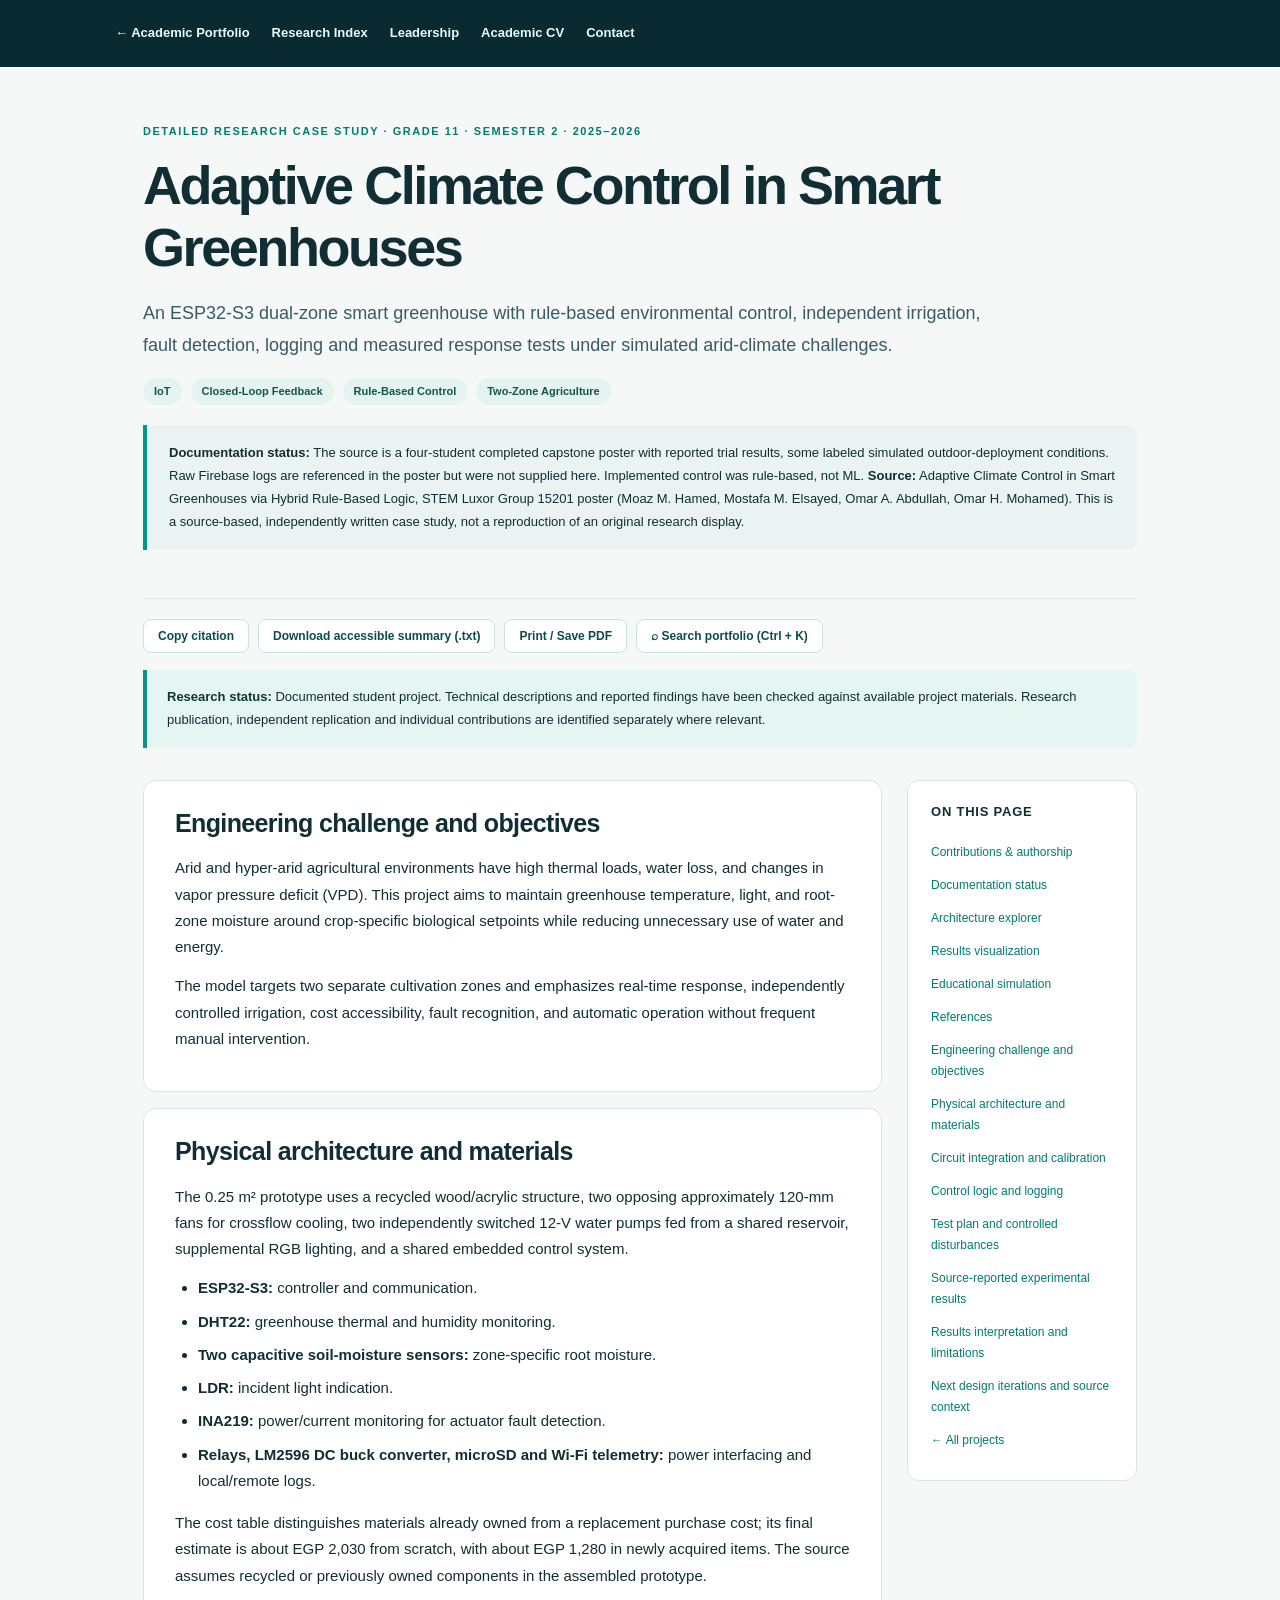
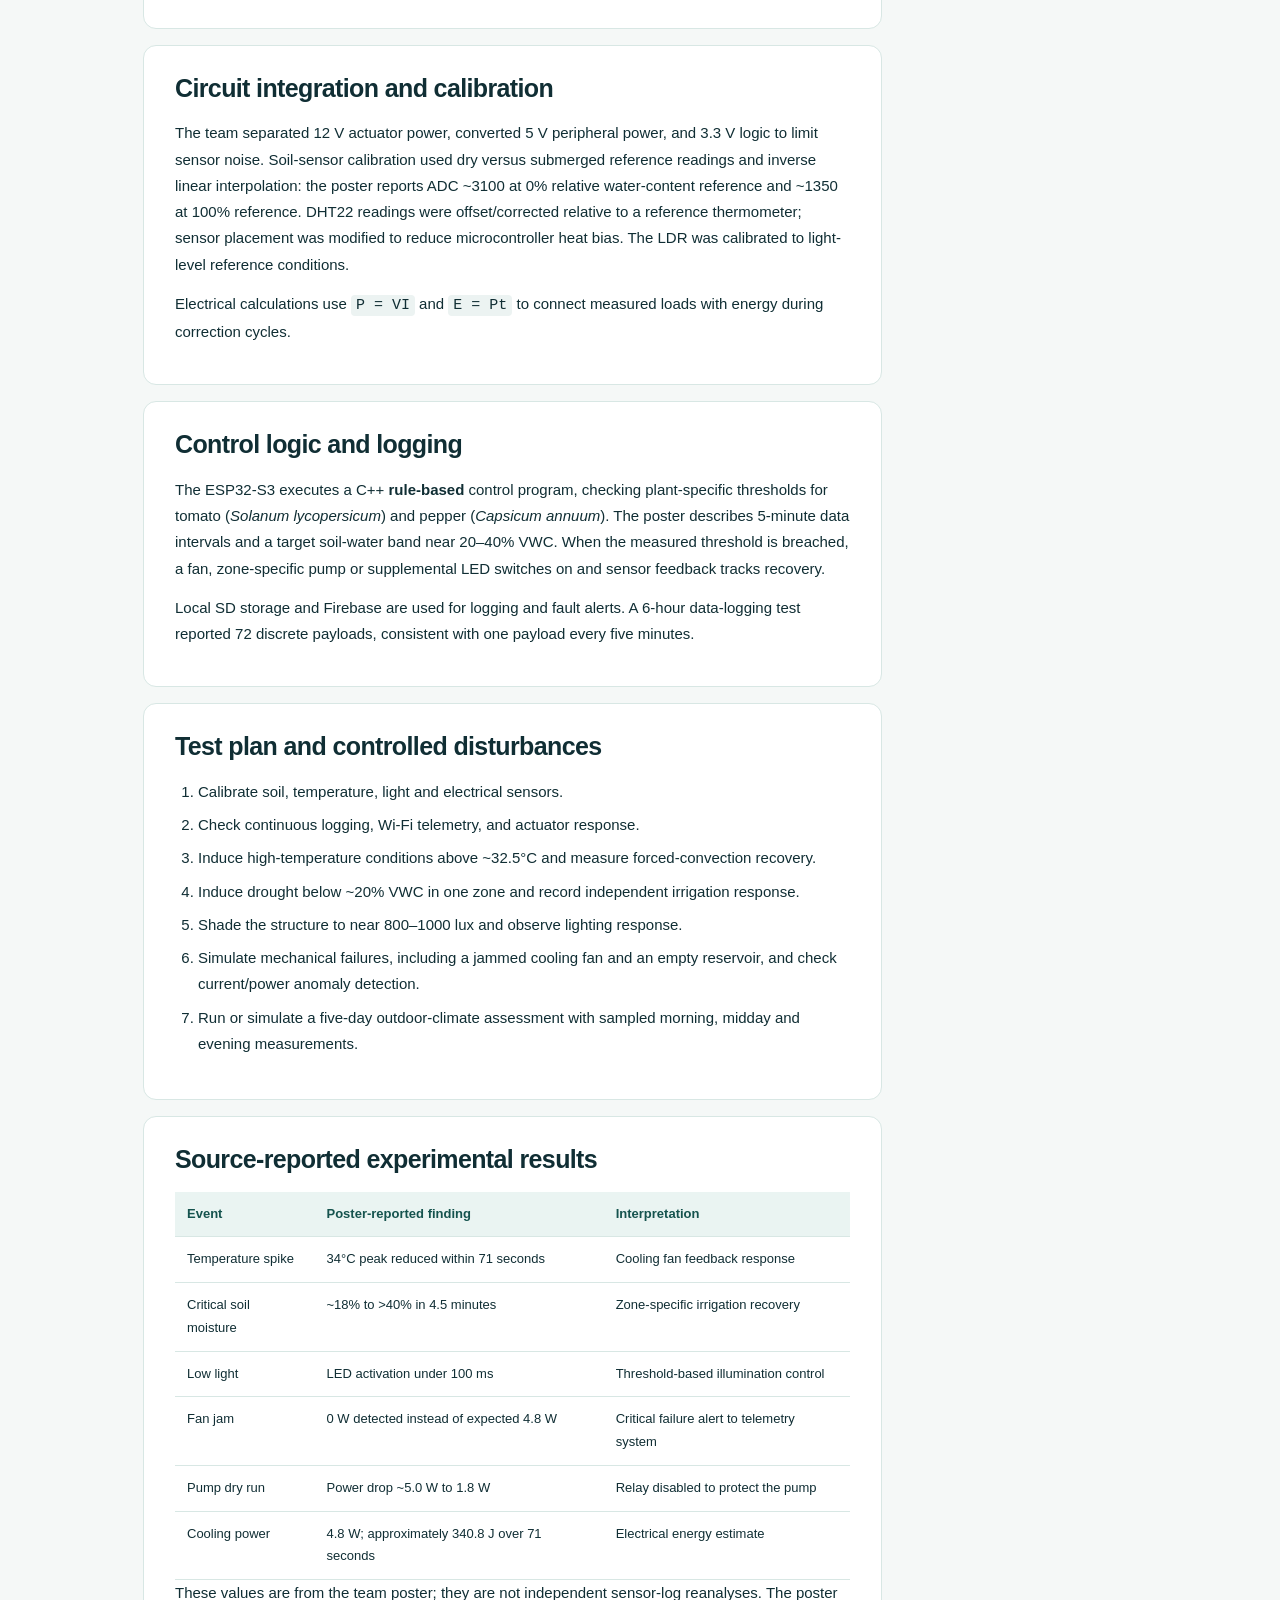
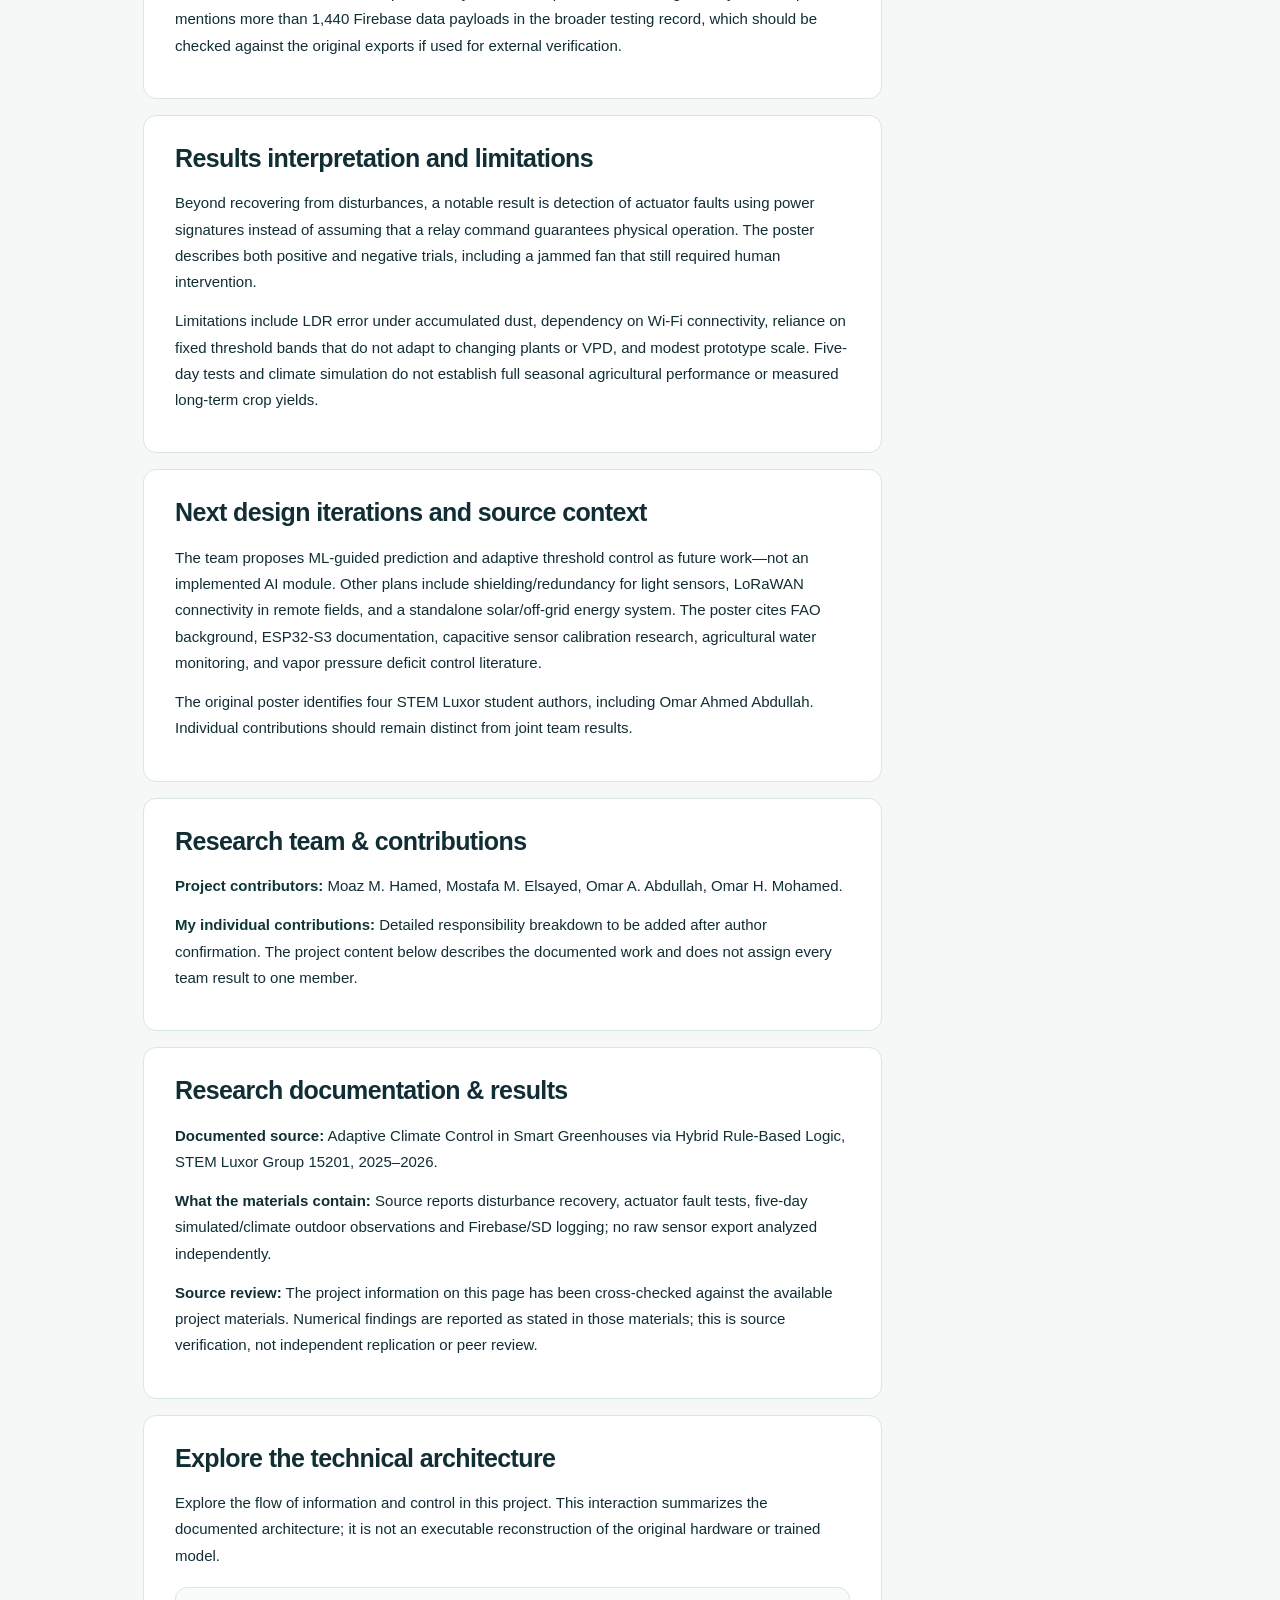
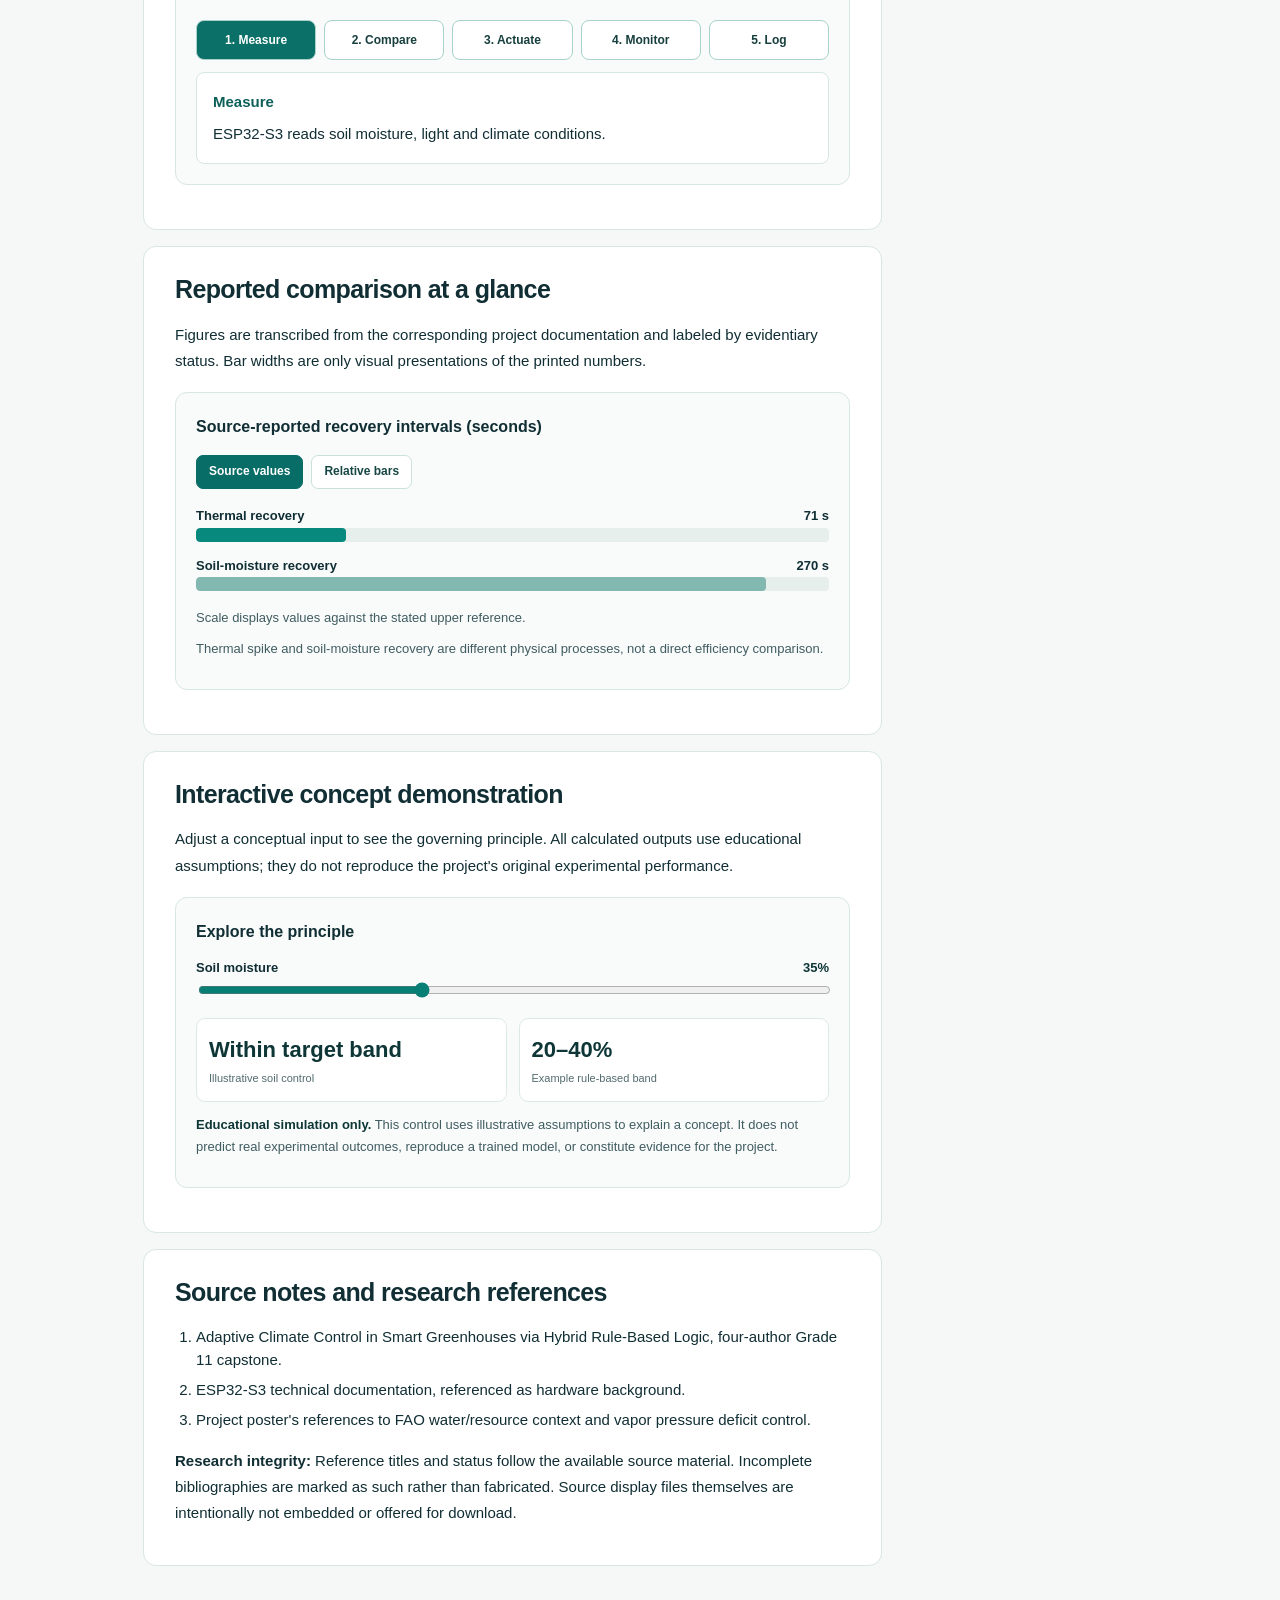
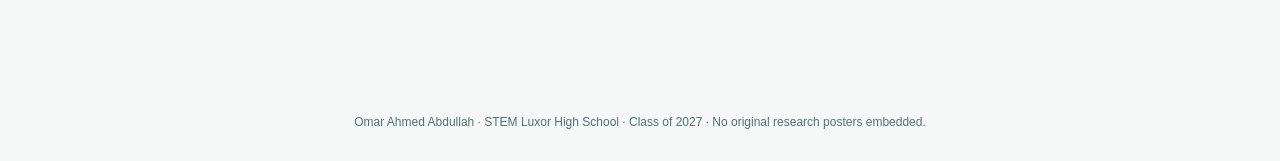
<file: projects/smart-greenhouse.html>
<!DOCTYPE html><html lang="en"><head><meta charset="utf-8"><meta name="viewport" content="width=device-width,initial-scale=1"><meta name="description" content="An ESP32-S3 dual-zone smart greenhouse with rule-based environmental control, independent irrigation, fault detection, logging and measured response tests under simulated arid-climate challenges."><title>Adaptive Climate Control in Smart Greenhouses | Omar Ahmed Abdullah</title><style>:root{--bg:#f5f8f7;--paper:#fff;--ink:#102e34;--muted:#547077;--line:#d8e7e4;--teal:#007c72}*{box-sizing:border-box}html{scroll-behavior:smooth}body{margin:0;background:var(--bg);color:var(--ink);font:15px/1.75 Inter,"Segoe UI",Arial,sans-serif}a{color:var(--teal);text-underline-offset:3px}a:focus-visible{outline:3px solid #0fc5b5;outline-offset:4px}header{background:#082a30;color:#f1fbfa;padding:22px max(calc((100vw - 1050px)/2),26px)}header a{color:#e6fbf9;text-decoration:none;font-size:13px;font-weight:700}header nav{display:flex;gap:22px;flex-wrap:wrap}main{max-width:1050px;margin:auto;padding:50px 28px 100px}.eyebrow{font-size:11px;color:var(--teal);letter-spacing:.14em;font-weight:800;text-transform:uppercase}h1{font-size:clamp(30px,5vw,54px);line-height:1.14;letter-spacing:-.045em;margin:12px 0 20px}h2{font-size:25px;letter-spacing:-.025em;line-height:1.3;margin:0 0 16px}h3{font-size:17px;margin:15px 0 5px}p{margin:0 0 13px}ul,ol{margin:8px 0 16px;padding-left:23px}li{margin:7px 0}.lead{font-size:18px;color:#385b63;max-width:860px}.intro{padding:0 0 28px;border-bottom:1px solid var(--line)}.chips{display:flex;flex-wrap:wrap;gap:9px;margin-top:17px}.chip{background:#e4f3ef;color:#13554f;padding:4px 11px;border-radius:30px;font-size:11px;font-weight:750}.note{background:#eaf3f1;border-left:4px solid #009888;padding:17px 22px;margin:20px 0;border-radius:0 9px 9px 0;font-size:13px}.sections{display:grid;grid-template-columns:minmax(0,1fr) 230px;gap:25px;margin-top:32px}.content section{background:var(--paper);border:1px solid var(--line);border-radius:13px;padding:26px 31px;margin-bottom:16px;overflow-wrap:anywhere}.sidebar{position:sticky;top:24px;height:max-content;background:var(--paper);border:1px solid var(--line);border-radius:12px;padding:23px}.sidebar h2{font-size:13px;margin:0 0 15px;text-transform:uppercase;letter-spacing:.06em}.sidebar a{display:block;padding:6px 0;font-size:12px;text-decoration:none}.sidebar a:hover{text-decoration:underline}table{border-collapse:collapse;width:100%;font-size:13px;min-width:400px}th,td{text-align:left;padding:11px 12px;border-bottom:1px solid var(--line);vertical-align:top}th{background:#eaf4f2;color:#15534e;font-weight:800}.table-scroll{overflow-x:auto}code{background:#ecf3f2;padding:2px 5px;border-radius:4px}footer{padding:30px;text-align:center;color:var(--muted);font-size:12px}strong{color:#0e3636}@media(max-width:850px){.sections{grid-template-columns:1fr}.sidebar{position:static;order:-1}.content section{padding:24px 20px}}</style><meta name="robots" content="index,follow"><link rel="canonical" href="https://omarahmed202008-bot.github.io/projects/smart-greenhouse.html"><meta property="og:type" content="article"><meta property="og:site_name" content="Omar Ahmed Abdullah | Academic Portfolio"><meta property="og:url" content="https://omarahmed202008-bot.github.io/projects/smart-greenhouse.html"><meta property="og:title" content="smart greenhouse | Student Research Case Study"><meta property="og:description" content="Evidence-aware research case study with methods, reported findings, and limitations."><link rel="stylesheet" href="../assets/enhancements.css"><script src="../assets/enhancements.js" defer></script></head><body data-project="smart-greenhouse"><header><nav><a href="../index.html">← Academic Portfolio</a><a href="../index.html#research">Research Index</a><a href="../index.html#leadership">Leadership</a><a href="../cv.html">Academic CV</a><a href="../index.html#contact">Contact</a></nav></header><main><div class="intro"><span class="eyebrow">Detailed research case study · Grade 11 · Semester 2 · 2025–2026</span><h1>Adaptive Climate Control in Smart Greenhouses</h1><p class="lead">An ESP32-S3 dual-zone smart greenhouse with rule-based environmental control, independent irrigation, fault detection, logging and measured response tests under simulated arid-climate challenges.</p><div class="chips"><span class="chip">IoT</span><span class="chip">Closed-Loop Feedback</span><span class="chip">Rule-Based Control</span><span class="chip">Two-Zone Agriculture</span></div><div class="note"><b>Documentation status:</b> The source is a four-student completed capstone poster with reported trial results, some labeled simulated outdoor-deployment conditions. Raw Firebase logs are referenced in the poster but were not supplied here. Implemented control was rule-based, not ML. <b>Source:</b> Adaptive Climate Control in Smart Greenhouses via Hybrid Rule-Based Logic, STEM Luxor Group 15201 poster (Moaz M. Hamed, Mostafa M. Elsayed, Omar A. Abdullah, Omar H. Mohamed). This is a source-based, independently written case study, not a reproduction of an original research display.</div></div><div class="quick-actions"><button class="action-pill" type="button" data-citation-copy>Copy citation</button><button class="action-pill" type="button" data-download-summary>Download accessible summary (.txt)</button><button class="action-pill" type="button" data-print-project>Print / Save PDF</button></div>
<div class="research-integrity"><strong>Research status:</strong> Documented student project. Technical descriptions and reported findings have been checked against available project materials. Research publication, independent replication and individual contributions are identified separately where relevant.</div>
<div class="sections"><div class="content"><section id="s1"><h2>Engineering challenge and objectives</h2><p>Arid and hyper-arid agricultural environments have high thermal loads, water loss, and changes in vapor pressure deficit (VPD). This project aims to maintain greenhouse temperature, light, and root-zone moisture around crop-specific biological setpoints while reducing unnecessary use of water and energy.</p><p>The model targets two separate cultivation zones and emphasizes real-time response, independently controlled irrigation, cost accessibility, fault recognition, and automatic operation without frequent manual intervention.</p></section><section id="s2"><h2>Physical architecture and materials</h2><p>The 0.25 m² prototype uses a recycled wood/acrylic structure, two opposing approximately 120-mm fans for crossflow cooling, two independently switched 12-V water pumps fed from a shared reservoir, supplemental RGB lighting, and a shared embedded control system.</p><ul><li><b>ESP32-S3:</b> controller and communication.</li><li><b>DHT22:</b> greenhouse thermal and humidity monitoring.</li><li><b>Two capacitive soil-moisture sensors:</b> zone-specific root moisture.</li><li><b>LDR:</b> incident light indication.</li><li><b>INA219:</b> power/current monitoring for actuator fault detection.</li><li><b>Relays, LM2596 DC buck converter, microSD and Wi-Fi telemetry:</b> power interfacing and local/remote logs.</li></ul><p>The cost table distinguishes materials already owned from a replacement purchase cost; its final estimate is about EGP 2,030 from scratch, with about EGP 1,280 in newly acquired items. The source assumes recycled or previously owned components in the assembled prototype.</p></section><section id="s3"><h2>Circuit integration and calibration</h2><p>The team separated 12 V actuator power, converted 5 V peripheral power, and 3.3 V logic to limit sensor noise. Soil-sensor calibration used dry versus submerged reference readings and inverse linear interpolation: the poster reports ADC ~3100 at 0% relative water-content reference and ~1350 at 100% reference. DHT22 readings were offset/corrected relative to a reference thermometer; sensor placement was modified to reduce microcontroller heat bias. The LDR was calibrated to light-level reference conditions.</p><p>Electrical calculations use <code>P = VI</code> and <code>E = Pt</code> to connect measured loads with energy during correction cycles.</p></section><section id="s4"><h2>Control logic and logging</h2><p>The ESP32-S3 executes a C++ <b>rule-based</b> control program, checking plant-specific thresholds for tomato (<i>Solanum lycopersicum</i>) and pepper (<i>Capsicum annuum</i>). The poster describes 5-minute data intervals and a target soil-water band near 20–40% VWC. When the measured threshold is breached, a fan, zone-specific pump or supplemental LED switches on and sensor feedback tracks recovery.</p><p>Local SD storage and Firebase are used for logging and fault alerts. A 6-hour data-logging test reported 72 discrete payloads, consistent with one payload every five minutes.</p></section><section id="s5"><h2>Test plan and controlled disturbances</h2><ol><li>Calibrate soil, temperature, light and electrical sensors.</li><li>Check continuous logging, Wi-Fi telemetry, and actuator response.</li><li>Induce high-temperature conditions above ~32.5°C and measure forced-convection recovery.</li><li>Induce drought below ~20% VWC in one zone and record independent irrigation response.</li><li>Shade the structure to near 800–1000 lux and observe lighting response.</li><li>Simulate mechanical failures, including a jammed cooling fan and an empty reservoir, and check current/power anomaly detection.</li><li>Run or simulate a five-day outdoor-climate assessment with sampled morning, midday and evening measurements.</li></ol></section><section id="s6"><h2>Source-reported experimental results</h2><div class="table-scroll"><table><thead><tr><th>Event</th><th>Poster-reported finding</th><th>Interpretation</th></tr></thead><tbody><tr><td>Temperature spike</td><td>34°C peak reduced within 71 seconds</td><td>Cooling fan feedback response</td></tr><tr><td>Critical soil moisture</td><td>~18% to >40% in 4.5 minutes</td><td>Zone-specific irrigation recovery</td></tr><tr><td>Low light</td><td>LED activation under 100 ms</td><td>Threshold-based illumination control</td></tr><tr><td>Fan jam</td><td>0 W detected instead of expected 4.8 W</td><td>Critical failure alert to telemetry system</td></tr><tr><td>Pump dry run</td><td>Power drop ~5.0 W to 1.8 W</td><td>Relay disabled to protect the pump</td></tr><tr><td>Cooling power</td><td>4.8 W; approximately 340.8 J over 71 seconds</td><td>Electrical energy estimate</td></tr></tbody></table></div><p>These values are from the team poster; they are not independent sensor-log reanalyses. The poster mentions more than 1,440 Firebase data payloads in the broader testing record, which should be checked against the original exports if used for external verification.</p></section><section id="s7"><h2>Results interpretation and limitations</h2><p>Beyond recovering from disturbances, a notable result is detection of actuator faults using power signatures instead of assuming that a relay command guarantees physical operation. The poster describes both positive and negative trials, including a jammed fan that still required human intervention.</p><p>Limitations include LDR error under accumulated dust, dependency on Wi-Fi connectivity, reliance on fixed threshold bands that do not adapt to changing plants or VPD, and modest prototype scale. Five-day tests and climate simulation do not establish full seasonal agricultural performance or measured long-term crop yields.</p></section><section id="s8"><h2>Next design iterations and source context</h2><p>The team proposes ML-guided prediction and adaptive threshold control as future work—not an implemented AI module. Other plans include shielding/redundancy for light sensors, LoRaWAN connectivity in remote fields, and a standalone solar/off-grid energy system. The poster cites FAO background, ESP32-S3 documentation, capacitive sensor calibration research, agricultural water monitoring, and vapor pressure deficit control literature.</p><p>The original poster identifies four STEM Luxor student authors, including Omar Ahmed Abdullah. Individual contributions should remain distinct from joint team results.</p></section><section id="contributions"><h2>Research team &amp; contributions</h2><p><strong>Project contributors:</strong> Moaz M. Hamed, Mostafa M. Elsayed, Omar A. Abdullah, Omar H. Mohamed.</p><p><strong>My individual contributions:</strong> Detailed responsibility breakdown to be added after author confirmation. The project content below describes the documented work and does not assign every team result to one member.</p></section>
<section id="documentation"><h2>Research documentation &amp; results</h2><p><b>Documented source:</b> Adaptive Climate Control in Smart Greenhouses via Hybrid Rule-Based Logic, STEM Luxor Group 15201, 2025–2026.</p><p><b>What the materials contain:</b> Source reports disturbance recovery, actuator fault tests, five-day simulated/climate outdoor observations and Firebase/SD logging; no raw sensor export analyzed independently.</p><p><b>Source review:</b> The project information on this page has been cross-checked against the available project materials. Numerical findings are reported as stated in those materials; this is source verification, not independent replication or peer review.</p></section>
<section id="interactive-architecture"><h2>Explore the technical architecture</h2><p>Explore the flow of information and control in this project. This interaction summarizes the documented architecture; it is not an executable reconstruction of the original hardware or trained model.</p><div class="project-explorer" data-architecture></div></section>
<section id="comparison-chart"><h2>Reported comparison at a glance</h2><p>Figures are transcribed from the corresponding project documentation and labeled by evidentiary status. Bar widths are only visual presentations of the printed numbers.</p><div class="project-explorer" data-chart></div></section>
<section id="illustrative-demo"><h2>Interactive concept demonstration</h2><p>Adjust a conceptual input to see the governing principle. All calculated outputs use educational assumptions; they do not reproduce the project's original experimental performance.</p><div class="project-explorer" data-demo></div></section>
<section id="source-references"><h2>Source notes and research references</h2><ol class="ref-list"><li>Adaptive Climate Control in Smart Greenhouses via Hybrid Rule-Based Logic, four-author Grade 11 capstone.</li><li>ESP32-S3 technical documentation, referenced as hardware background.</li><li>Project poster's references to FAO water/resource context and vapor pressure deficit control.</li></ol><p><b>Research integrity:</b> Reference titles and status follow the available source material. Incomplete bibliographies are marked as such rather than fabricated. Source display files themselves are intentionally not embedded or offered for download.</p></section></div><aside class="sidebar"><h2>On this page</h2><a href="#contributions">Contributions & authorship</a><a href="#documentation">Documentation status</a><a href="#interactive-architecture">Architecture explorer</a><a href="#comparison-chart">Results visualization</a><a href="#illustrative-demo">Educational simulation</a><a href="#source-references">References</a><a href="#s1">Engineering challenge and objectives</a><a href="#s2">Physical architecture and materials</a><a href="#s3">Circuit integration and calibration</a><a href="#s4">Control logic and logging</a><a href="#s5">Test plan and controlled disturbances</a><a href="#s6">Source-reported experimental results</a><a href="#s7">Results interpretation and limitations</a><a href="#s8">Next design iterations and source context</a><a href="../index.html#research">← All projects</a></aside></div></main><footer>Omar Ahmed Abdullah · STEM Luxor High School · Class of 2027 · No original research posters embedded.</footer></body></html>
</file>
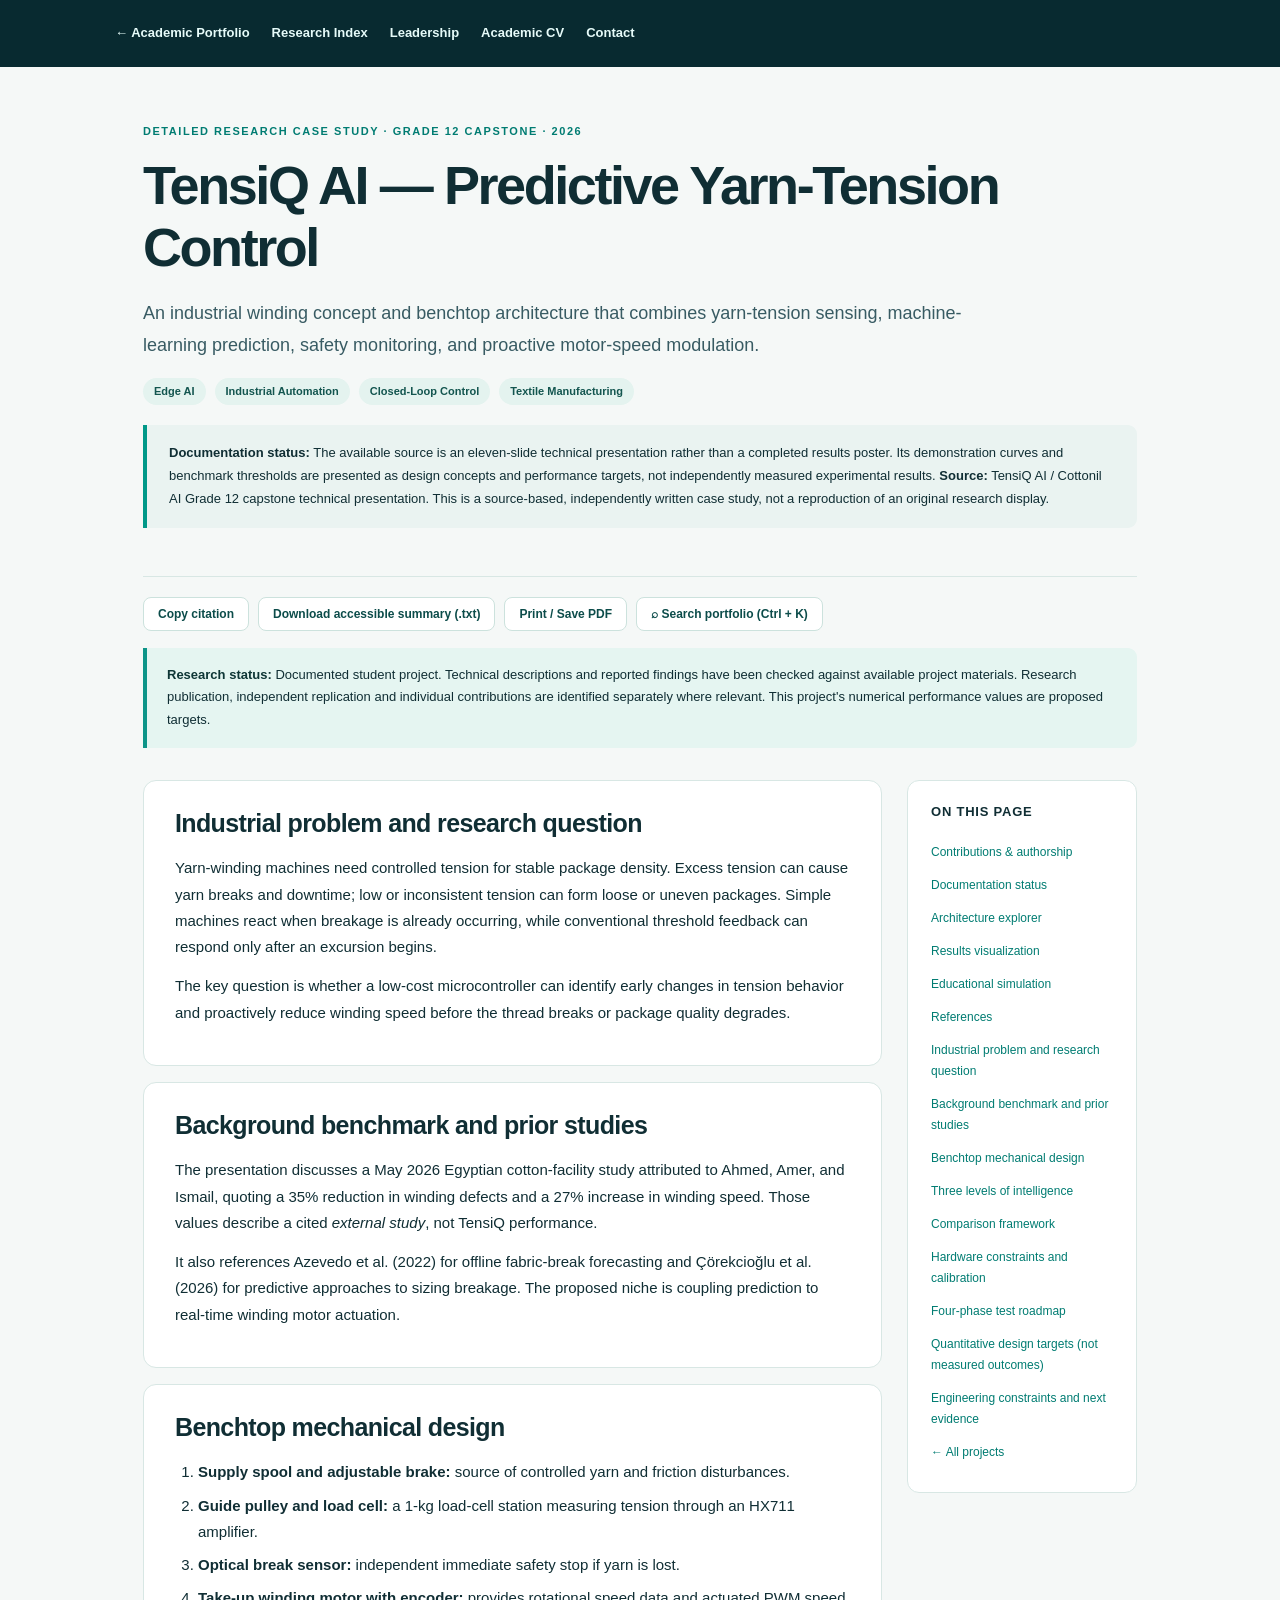
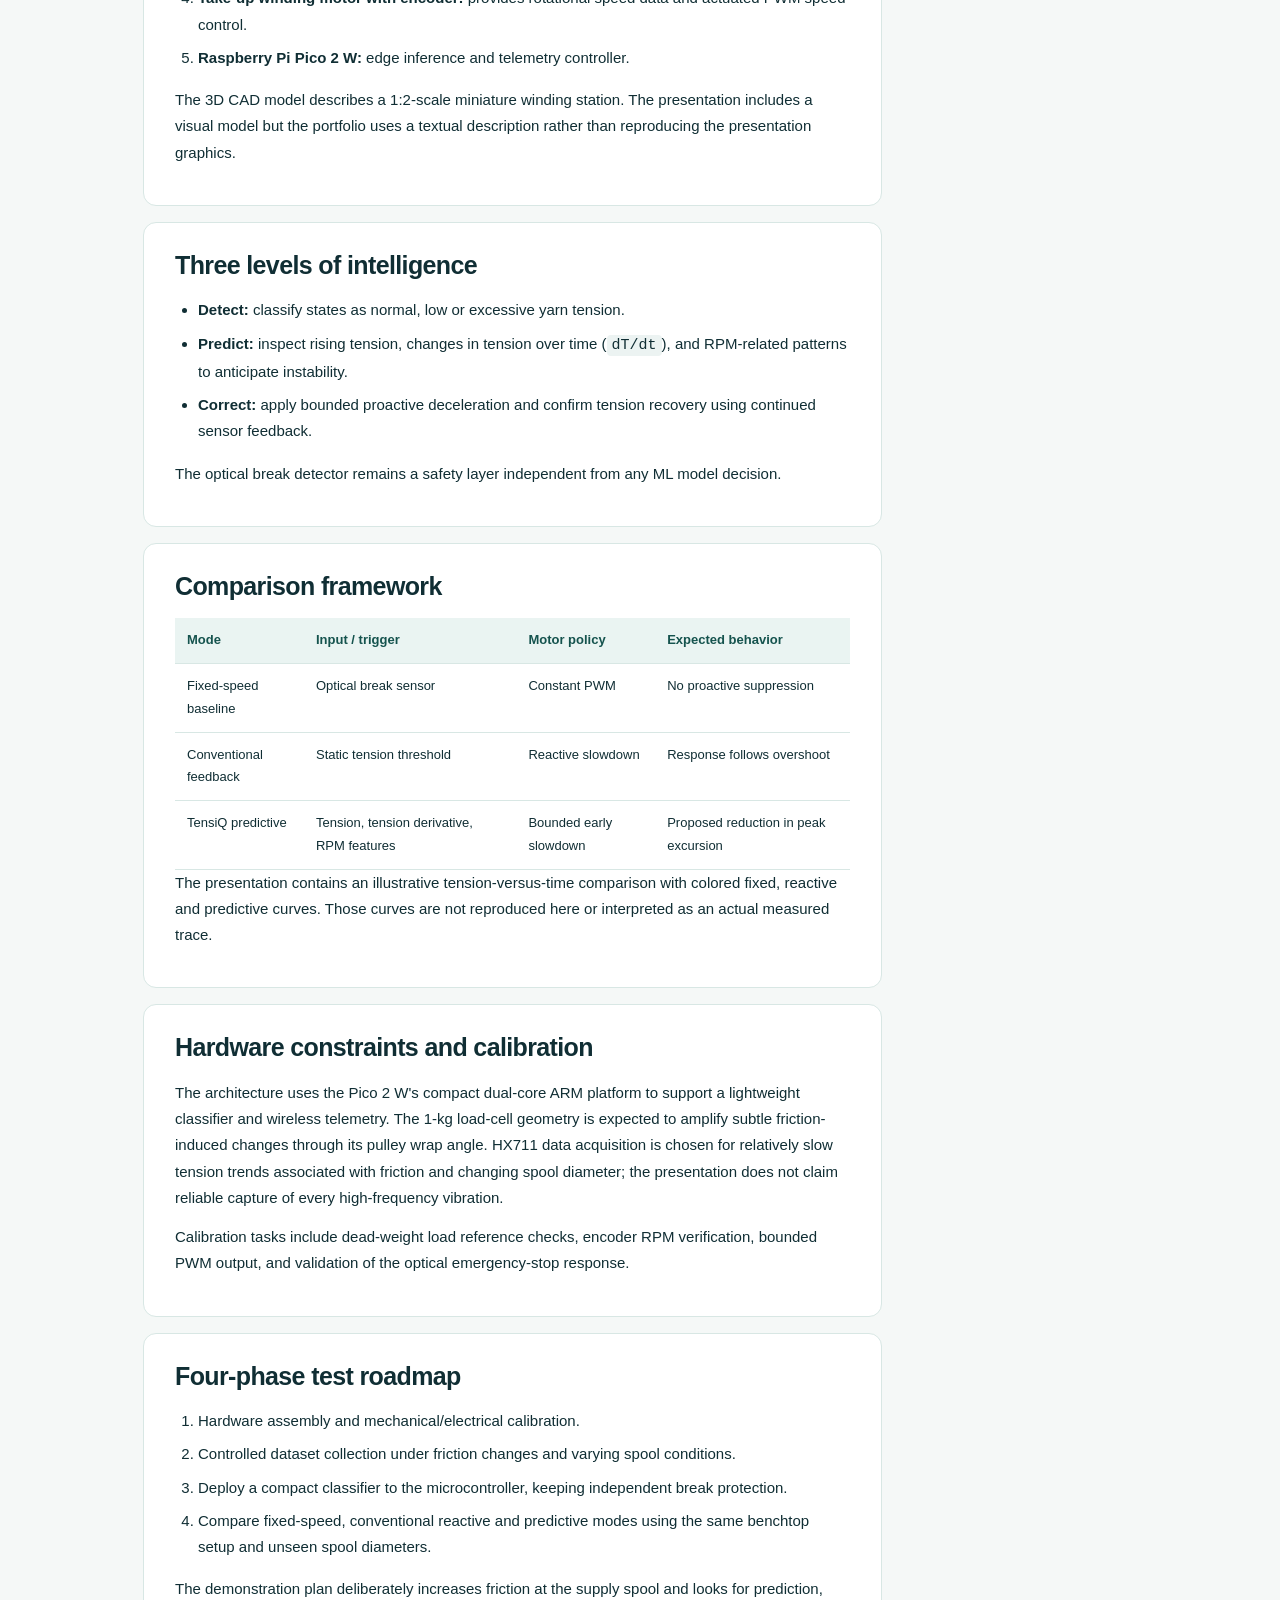
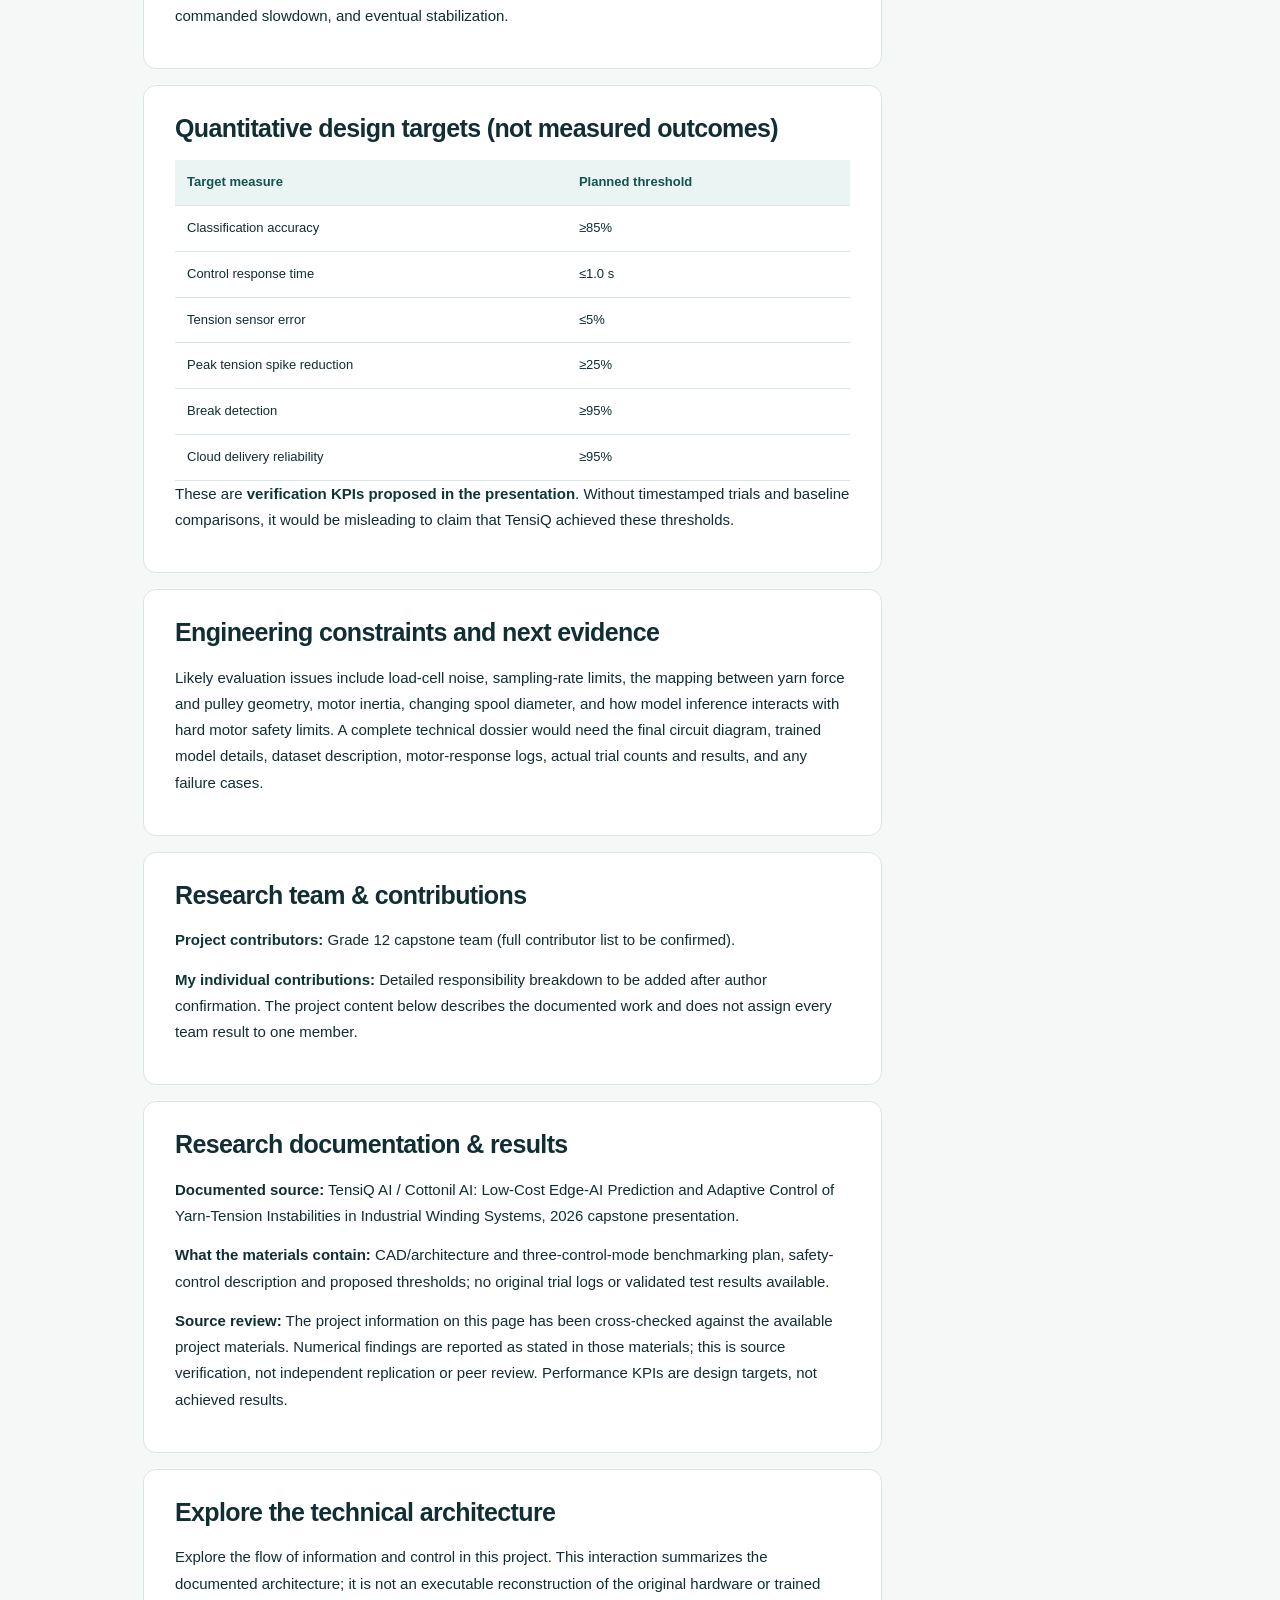
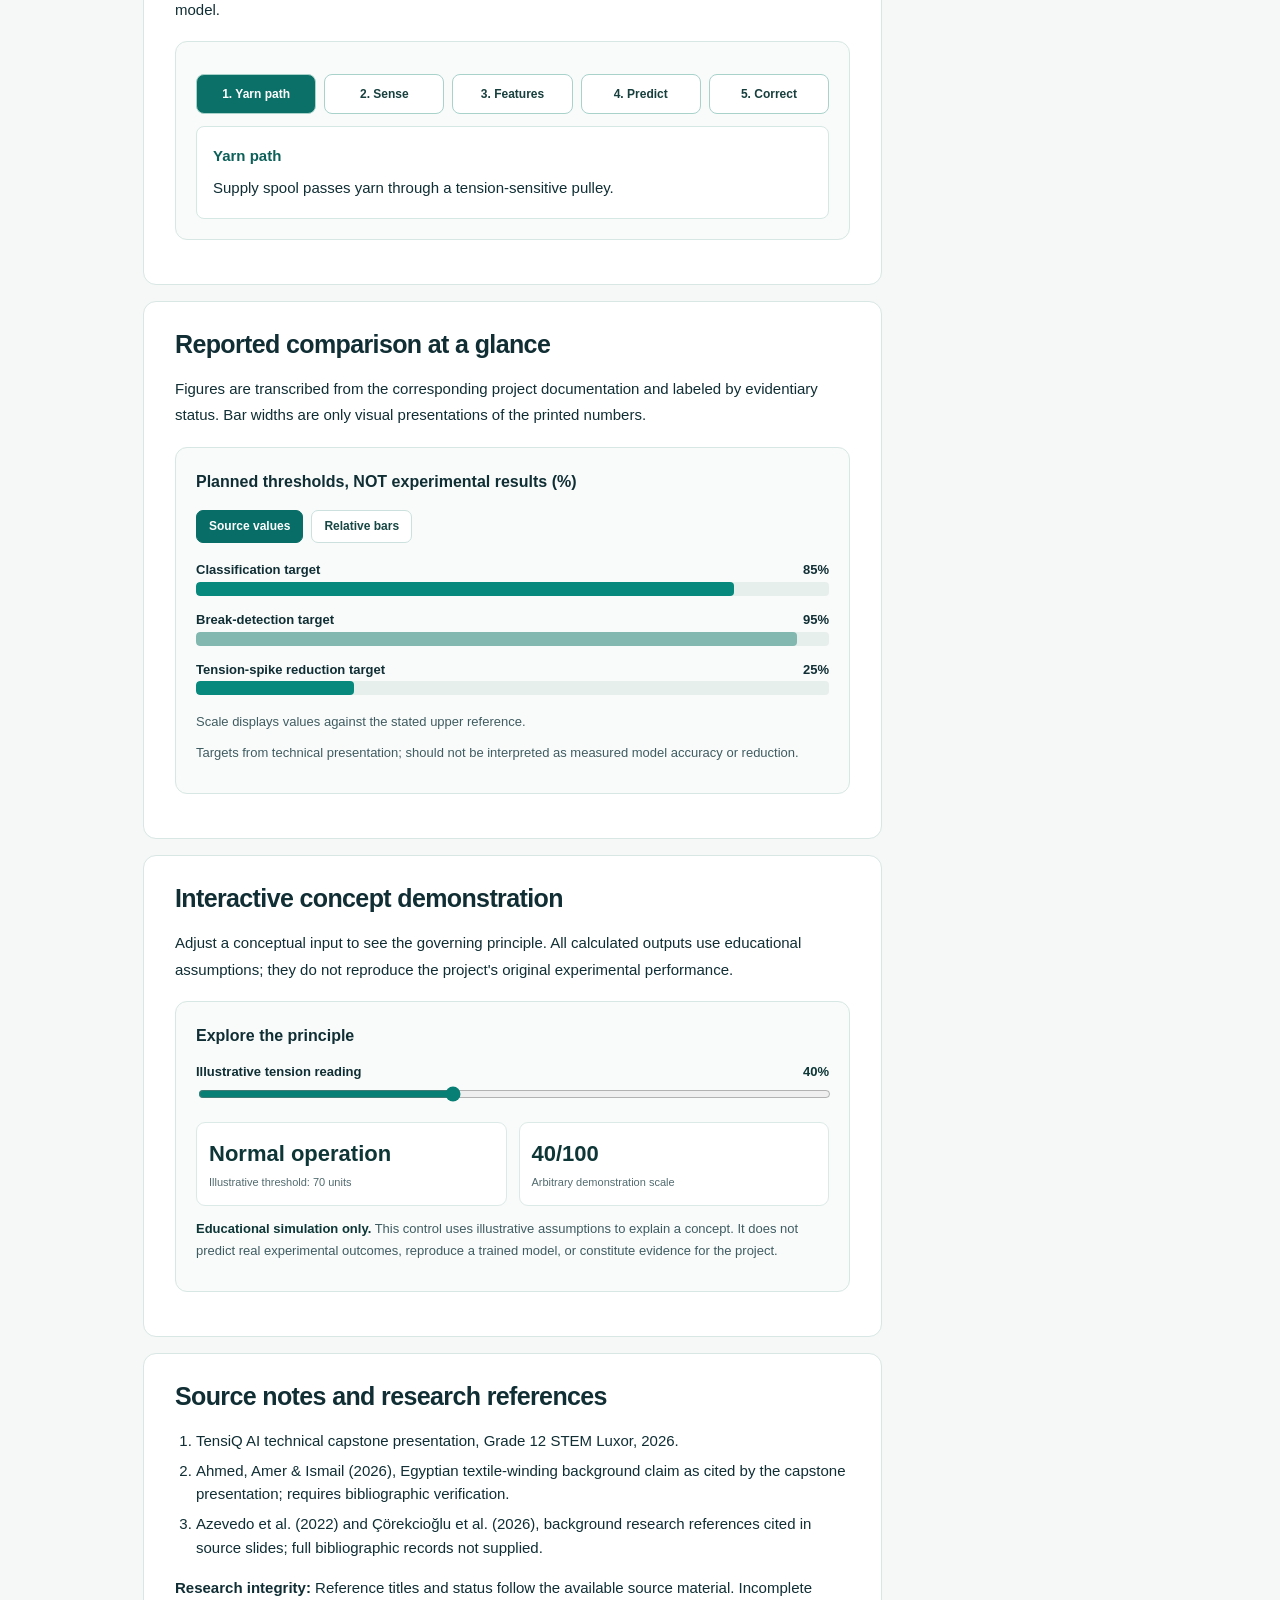
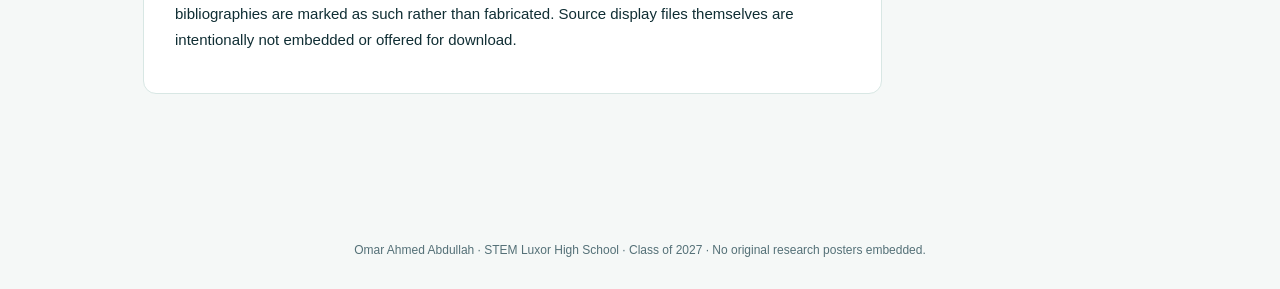
<file: projects/tensiq-ai.html>
<!DOCTYPE html><html lang="en"><head><meta charset="utf-8"><meta name="viewport" content="width=device-width,initial-scale=1"><meta name="description" content="An industrial winding concept and benchtop architecture that combines yarn-tension sensing, machine-learning prediction, safety monitoring, and proactive motor-speed modulation."><title>TensiQ AI — Predictive Yarn-Tension Control | Omar Ahmed Abdullah</title><style>:root{--bg:#f5f8f7;--paper:#fff;--ink:#102e34;--muted:#547077;--line:#d8e7e4;--teal:#007c72}*{box-sizing:border-box}html{scroll-behavior:smooth}body{margin:0;background:var(--bg);color:var(--ink);font:15px/1.75 Inter,"Segoe UI",Arial,sans-serif}a{color:var(--teal);text-underline-offset:3px}a:focus-visible{outline:3px solid #0fc5b5;outline-offset:4px}header{background:#082a30;color:#f1fbfa;padding:22px max(calc((100vw - 1050px)/2),26px)}header a{color:#e6fbf9;text-decoration:none;font-size:13px;font-weight:700}header nav{display:flex;gap:22px;flex-wrap:wrap}main{max-width:1050px;margin:auto;padding:50px 28px 100px}.eyebrow{font-size:11px;color:var(--teal);letter-spacing:.14em;font-weight:800;text-transform:uppercase}h1{font-size:clamp(30px,5vw,54px);line-height:1.14;letter-spacing:-.045em;margin:12px 0 20px}h2{font-size:25px;letter-spacing:-.025em;line-height:1.3;margin:0 0 16px}h3{font-size:17px;margin:15px 0 5px}p{margin:0 0 13px}ul,ol{margin:8px 0 16px;padding-left:23px}li{margin:7px 0}.lead{font-size:18px;color:#385b63;max-width:860px}.intro{padding:0 0 28px;border-bottom:1px solid var(--line)}.chips{display:flex;flex-wrap:wrap;gap:9px;margin-top:17px}.chip{background:#e4f3ef;color:#13554f;padding:4px 11px;border-radius:30px;font-size:11px;font-weight:750}.note{background:#eaf3f1;border-left:4px solid #009888;padding:17px 22px;margin:20px 0;border-radius:0 9px 9px 0;font-size:13px}.sections{display:grid;grid-template-columns:minmax(0,1fr) 230px;gap:25px;margin-top:32px}.content section{background:var(--paper);border:1px solid var(--line);border-radius:13px;padding:26px 31px;margin-bottom:16px;overflow-wrap:anywhere}.sidebar{position:sticky;top:24px;height:max-content;background:var(--paper);border:1px solid var(--line);border-radius:12px;padding:23px}.sidebar h2{font-size:13px;margin:0 0 15px;text-transform:uppercase;letter-spacing:.06em}.sidebar a{display:block;padding:6px 0;font-size:12px;text-decoration:none}.sidebar a:hover{text-decoration:underline}table{border-collapse:collapse;width:100%;font-size:13px;min-width:400px}th,td{text-align:left;padding:11px 12px;border-bottom:1px solid var(--line);vertical-align:top}th{background:#eaf4f2;color:#15534e;font-weight:800}.table-scroll{overflow-x:auto}code{background:#ecf3f2;padding:2px 5px;border-radius:4px}footer{padding:30px;text-align:center;color:var(--muted);font-size:12px}strong{color:#0e3636}@media(max-width:850px){.sections{grid-template-columns:1fr}.sidebar{position:static;order:-1}.content section{padding:24px 20px}}</style><meta name="robots" content="index,follow"><link rel="canonical" href="https://omarahmed202008-bot.github.io/projects/tensiq-ai.html"><meta property="og:type" content="article"><meta property="og:site_name" content="Omar Ahmed Abdullah | Academic Portfolio"><meta property="og:url" content="https://omarahmed202008-bot.github.io/projects/tensiq-ai.html"><meta property="og:title" content="tensiq ai | Student Research Case Study"><meta property="og:description" content="Evidence-aware research case study with methods, reported findings, and limitations."><link rel="stylesheet" href="../assets/enhancements.css"><script src="../assets/enhancements.js" defer></script></head><body data-project="tensiq-ai"><header><nav><a href="../index.html">← Academic Portfolio</a><a href="../index.html#research">Research Index</a><a href="../index.html#leadership">Leadership</a><a href="../cv.html">Academic CV</a><a href="../index.html#contact">Contact</a></nav></header><main><div class="intro"><span class="eyebrow">Detailed research case study · Grade 12 capstone · 2026</span><h1>TensiQ AI — Predictive Yarn-Tension Control</h1><p class="lead">An industrial winding concept and benchtop architecture that combines yarn-tension sensing, machine-learning prediction, safety monitoring, and proactive motor-speed modulation.</p><div class="chips"><span class="chip">Edge AI</span><span class="chip">Industrial Automation</span><span class="chip">Closed-Loop Control</span><span class="chip">Textile Manufacturing</span></div><div class="note"><b>Documentation status:</b> The available source is an eleven-slide technical presentation rather than a completed results poster. Its demonstration curves and benchmark thresholds are presented as design concepts and performance targets, not independently measured experimental results. <b>Source:</b> TensiQ AI / Cottonil AI Grade 12 capstone technical presentation. This is a source-based, independently written case study, not a reproduction of an original research display.</div></div><div class="quick-actions"><button class="action-pill" type="button" data-citation-copy>Copy citation</button><button class="action-pill" type="button" data-download-summary>Download accessible summary (.txt)</button><button class="action-pill" type="button" data-print-project>Print / Save PDF</button></div>
<div class="research-integrity"><strong>Research status:</strong> Documented student project. Technical descriptions and reported findings have been checked against available project materials. Research publication, independent replication and individual contributions are identified separately where relevant. This project's numerical performance values are proposed targets.</div>
<div class="sections"><div class="content"><section id="s1"><h2>Industrial problem and research question</h2><p>Yarn-winding machines need controlled tension for stable package density. Excess tension can cause yarn breaks and downtime; low or inconsistent tension can form loose or uneven packages. Simple machines react when breakage is already occurring, while conventional threshold feedback can respond only after an excursion begins.</p><p>The key question is whether a low-cost microcontroller can identify early changes in tension behavior and proactively reduce winding speed before the thread breaks or package quality degrades.</p></section><section id="s2"><h2>Background benchmark and prior studies</h2><p>The presentation discusses a May 2026 Egyptian cotton-facility study attributed to Ahmed, Amer, and Ismail, quoting a 35% reduction in winding defects and a 27% increase in winding speed. Those values describe a cited <em>external study</em>, not TensiQ performance.</p><p>It also references Azevedo et al. (2022) for offline fabric-break forecasting and Çörekcioğlu et al. (2026) for predictive approaches to sizing breakage. The proposed niche is coupling prediction to real-time winding motor actuation.</p></section><section id="s3"><h2>Benchtop mechanical design</h2><ol><li><b>Supply spool and adjustable brake:</b> source of controlled yarn and friction disturbances.</li><li><b>Guide pulley and load cell:</b> a 1-kg load-cell station measuring tension through an HX711 amplifier.</li><li><b>Optical break sensor:</b> independent immediate safety stop if yarn is lost.</li><li><b>Take-up winding motor with encoder:</b> provides rotational speed data and actuated PWM speed control.</li><li><b>Raspberry Pi Pico 2 W:</b> edge inference and telemetry controller.</li></ol><p>The 3D CAD model describes a 1:2-scale miniature winding station. The presentation includes a visual model but the portfolio uses a textual description rather than reproducing the presentation graphics.</p></section><section id="s4"><h2>Three levels of intelligence</h2><ul><li><b>Detect:</b> classify states as normal, low or excessive yarn tension.</li><li><b>Predict:</b> inspect rising tension, changes in tension over time (<code>dT/dt</code>), and RPM-related patterns to anticipate instability.</li><li><b>Correct:</b> apply bounded proactive deceleration and confirm tension recovery using continued sensor feedback.</li></ul><p>The optical break detector remains a safety layer independent from any ML model decision.</p></section><section id="s5"><h2>Comparison framework</h2><div class="table-scroll"><table><thead><tr><th>Mode</th><th>Input / trigger</th><th>Motor policy</th><th>Expected behavior</th></tr></thead><tbody><tr><td>Fixed-speed baseline</td><td>Optical break sensor</td><td>Constant PWM</td><td>No proactive suppression</td></tr><tr><td>Conventional feedback</td><td>Static tension threshold</td><td>Reactive slowdown</td><td>Response follows overshoot</td></tr><tr><td>TensiQ predictive</td><td>Tension, tension derivative, RPM features</td><td>Bounded early slowdown</td><td>Proposed reduction in peak excursion</td></tr></tbody></table></div><p>The presentation contains an illustrative tension-versus-time comparison with colored fixed, reactive and predictive curves. Those curves are not reproduced here or interpreted as an actual measured trace.</p></section><section id="s6"><h2>Hardware constraints and calibration</h2><p>The architecture uses the Pico 2 W's compact dual-core ARM platform to support a lightweight classifier and wireless telemetry. The 1-kg load-cell geometry is expected to amplify subtle friction-induced changes through its pulley wrap angle. HX711 data acquisition is chosen for relatively slow tension trends associated with friction and changing spool diameter; the presentation does not claim reliable capture of every high-frequency vibration.</p><p>Calibration tasks include dead-weight load reference checks, encoder RPM verification, bounded PWM output, and validation of the optical emergency-stop response.</p></section><section id="s7"><h2>Four-phase test roadmap</h2><ol><li>Hardware assembly and mechanical/electrical calibration.</li><li>Controlled dataset collection under friction changes and varying spool conditions.</li><li>Deploy a compact classifier to the microcontroller, keeping independent break protection.</li><li>Compare fixed-speed, conventional reactive and predictive modes using the same benchtop setup and unseen spool diameters.</li></ol><p>The demonstration plan deliberately increases friction at the supply spool and looks for prediction, commanded slowdown, and eventual stabilization.</p></section><section id="s8"><h2>Quantitative design targets (not measured outcomes)</h2><div class="table-scroll"><table><thead><tr><th>Target measure</th><th>Planned threshold</th></tr></thead><tbody><tr><td>Classification accuracy</td><td>≥85%</td></tr><tr><td>Control response time</td><td>≤1.0 s</td></tr><tr><td>Tension sensor error</td><td>≤5%</td></tr><tr><td>Peak tension spike reduction</td><td>≥25%</td></tr><tr><td>Break detection</td><td>≥95%</td></tr><tr><td>Cloud delivery reliability</td><td>≥95%</td></tr></tbody></table></div><p>These are <strong>verification KPIs proposed in the presentation</strong>. Without timestamped trials and baseline comparisons, it would be misleading to claim that TensiQ achieved these thresholds.</p></section><section id="s9"><h2>Engineering constraints and next evidence</h2><p>Likely evaluation issues include load-cell noise, sampling-rate limits, the mapping between yarn force and pulley geometry, motor inertia, changing spool diameter, and how model inference interacts with hard motor safety limits. A complete technical dossier would need the final circuit diagram, trained model details, dataset description, motor-response logs, actual trial counts and results, and any failure cases.</p></section><section id="contributions"><h2>Research team &amp; contributions</h2><p><strong>Project contributors:</strong> Grade 12 capstone team (full contributor list to be confirmed).</p><p><strong>My individual contributions:</strong> Detailed responsibility breakdown to be added after author confirmation. The project content below describes the documented work and does not assign every team result to one member.</p></section>
<section id="documentation"><h2>Research documentation &amp; results</h2><p><b>Documented source:</b> TensiQ AI / Cottonil AI: Low-Cost Edge-AI Prediction and Adaptive Control of Yarn-Tension Instabilities in Industrial Winding Systems, 2026 capstone presentation.</p><p><b>What the materials contain:</b> CAD/architecture and three-control-mode benchmarking plan, safety-control description and proposed thresholds; no original trial logs or validated test results available.</p><p><b>Source review:</b> The project information on this page has been cross-checked against the available project materials. Numerical findings are reported as stated in those materials; this is source verification, not independent replication or peer review. Performance KPIs are design targets, not achieved results.</p></section>
<section id="interactive-architecture"><h2>Explore the technical architecture</h2><p>Explore the flow of information and control in this project. This interaction summarizes the documented architecture; it is not an executable reconstruction of the original hardware or trained model.</p><div class="project-explorer" data-architecture></div></section>
<section id="comparison-chart"><h2>Reported comparison at a glance</h2><p>Figures are transcribed from the corresponding project documentation and labeled by evidentiary status. Bar widths are only visual presentations of the printed numbers.</p><div class="project-explorer" data-chart></div></section>
<section id="illustrative-demo"><h2>Interactive concept demonstration</h2><p>Adjust a conceptual input to see the governing principle. All calculated outputs use educational assumptions; they do not reproduce the project's original experimental performance.</p><div class="project-explorer" data-demo></div></section>
<section id="source-references"><h2>Source notes and research references</h2><ol class="ref-list"><li>TensiQ AI technical capstone presentation, Grade 12 STEM Luxor, 2026.</li><li>Ahmed, Amer & Ismail (2026), Egyptian textile-winding background claim as cited by the capstone presentation; requires bibliographic verification.</li><li>Azevedo et al. (2022) and Çörekcioğlu et al. (2026), background research references cited in source slides; full bibliographic records not supplied.</li></ol><p><b>Research integrity:</b> Reference titles and status follow the available source material. Incomplete bibliographies are marked as such rather than fabricated. Source display files themselves are intentionally not embedded or offered for download.</p></section></div><aside class="sidebar"><h2>On this page</h2><a href="#contributions">Contributions & authorship</a><a href="#documentation">Documentation status</a><a href="#interactive-architecture">Architecture explorer</a><a href="#comparison-chart">Results visualization</a><a href="#illustrative-demo">Educational simulation</a><a href="#source-references">References</a><a href="#s1">Industrial problem and research question</a><a href="#s2">Background benchmark and prior studies</a><a href="#s3">Benchtop mechanical design</a><a href="#s4">Three levels of intelligence</a><a href="#s5">Comparison framework</a><a href="#s6">Hardware constraints and calibration</a><a href="#s7">Four-phase test roadmap</a><a href="#s8">Quantitative design targets (not measured outcomes)</a><a href="#s9">Engineering constraints and next evidence</a><a href="../index.html#research">← All projects</a></aside></div></main><footer>Omar Ahmed Abdullah · STEM Luxor High School · Class of 2027 · No original research posters embedded.</footer></body></html>
</file>
<file: assets/enhancements.css>
/* Shared academic portfolio enhancements — no poster assets */
:root{--accent:#0d9488;--accent-dark:#0b6f68;--focus:#06b6a7}
html{scroll-padding-top:84px}
a:focus-visible,button:focus-visible,input:focus-visible,[tabindex]:focus-visible{outline:3px solid var(--focus)!important;outline-offset:3px}
.quick-actions{display:flex;flex-wrap:wrap;gap:9px;margin:20px 0 6px}
.action-pill{display:inline-flex;align-items:center;gap:7px;padding:9px 14px;border:1px solid #cce2dd;border-radius:8px;background:#fff;color:#0c4c4a;font-weight:700;font-size:12px;text-decoration:none;cursor:pointer}
.action-pill:hover{background:#e5f5f1}
.research-integrity{margin:17px 0 25px;padding:16px 20px;background:#e5f5f1;border-left:4px solid var(--accent);border-radius:0 9px 9px 0;font-size:13px}
.project-stats{display:grid;grid-template-columns:repeat(3,minmax(0,1fr));gap:12px;margin:20px 0}
.project-stat{border:1px solid #d6e5e2;border-radius:10px;padding:15px;background:white}
.project-stat strong{display:block;font-size:22px;line-height:1.4;color:#007e74}
.project-stat span{color:#526c72;font-size:11px}
.project-tabs{display:flex;flex-wrap:wrap;gap:8px;margin:14px 0}
.project-tab{border:1px solid #cce1dd;color:#174744;background:#fff;border-radius:7px;padding:8px 12px;cursor:pointer;font:700 12px/1.3 Inter,"Segoe UI",Arial,sans-serif}
.project-tab[aria-pressed=true]{background:#086d67;color:white;border-color:#086d67}
.project-explorer{border:1px solid #d7e7e3;background:#f8fbfa;border-radius:12px;padding:20px;margin:18px 0}
.project-explorer h3{margin:0 0 11px;font-size:16px}
.project-explorer p{margin:8px 0;color:#405c61;font-size:13px}
.arch-steps{display:flex;gap:8px;flex-wrap:wrap;margin:12px 0}
.arch-steps button{flex:1 1 110px;background:#fff;border:1px solid #a8d2ca;border-radius:8px;padding:12px 8px;cursor:pointer;color:#173f3d;font-weight:700;font-size:12px}
.arch-steps button[aria-pressed=true]{background:#0b7067;color:white}
.arch-detail{min-height:82px;background:#fff;border-radius:8px;padding:16px;border:1px solid #d6e8e4}
.arch-detail strong{display:block;color:#0c6059;margin-bottom:6px}
.data-bars{display:flex;flex-direction:column;gap:13px;margin:16px 0}
.data-bar-label{display:flex;justify-content:space-between;gap:6px;font-size:13px;font-weight:700}
.bar-track{height:14px;border-radius:4px;background:#e7efed;overflow:hidden}
.bar-fill{height:100%;background:#08897d;border-radius:4px}
.bar-fill.alt{background:#83b8b1}
.data-note{color:#5b7275;font-size:12px}
input[type=range]{width:100%;accent-color:#087f75}
.demo-output{display:flex;gap:12px;flex-wrap:wrap;margin:12px 0}
.demo-output>div{border:1px solid #dceae7;border-radius:9px;padding:12px;background:#fff;min-width:130px;flex:1}
.demo-output strong{display:block;font-size:22px}
.demo-output span{display:block;font-size:11px;color:#526b6f}
.ref-list{padding-left:21px}.ref-list li{margin:7px 0;line-height:1.55}
#cmd-overlay[hidden]{display:none!important}
#cmd-overlay{position:fixed;inset:0;background:rgba(4,26,29,.75);z-index:1000;padding:8vh 16px;display:flex;justify-content:center;align-items:flex-start}
.cmd-panel{width:min(660px,100%);background:white;color:#133c40;border-radius:16px;box-shadow:0 25px 90px rgba(0,0,0,.25);padding:20px}
.cmd-panel h2{font-size:16px;margin:0 0 15px}
.cmd-search{width:100%;padding:14px;border-radius:9px;border:1px solid #bdd5d1;font-size:15px}
.cmd-results{display:grid;gap:3px;max-height:55vh;overflow:auto;margin-top:12px}
.cmd-results a{padding:13px 10px;border-radius:7px;color:#123d3b;text-decoration:none;font-size:14px}
.cmd-results a:hover,.cmd-results a:focus-visible{background:#e7f3f0}
.cmd-footer{display:flex;justify-content:space-between;align-items:center;margin-top:12px;font-size:11px;color:#65807f}
.cmd-footer button{border:1px solid #c9dfda;border-radius:6px;padding:6px 10px;background:white;color:#164b47;cursor:pointer}
.project-screen-reader{position:absolute;width:1px;height:1px;overflow:hidden;clip-path:inset(50%)}
@media(max-width:640px){.project-stats{grid-template-columns:1fr}.arch-steps button{flex-basis:43%}.cmd-panel{padding:16px}.project-explorer{padding:14px}}
@media print{header,.sidebar,.quick-actions,.project-explorer button,.cmd-panel,.back-to-top{display:none!important}html,body{background:white!important;color:black!important}main{max-width:none!important;padding:0!important}.sections{display:block!important}.content section{border:none!important;box-shadow:none!important;padding:0 0 12px!important;break-inside:avoid-page}.project-explorer{background:white!important;break-inside:avoid-page}@page{size:A4;margin:15mm}}
</file>
